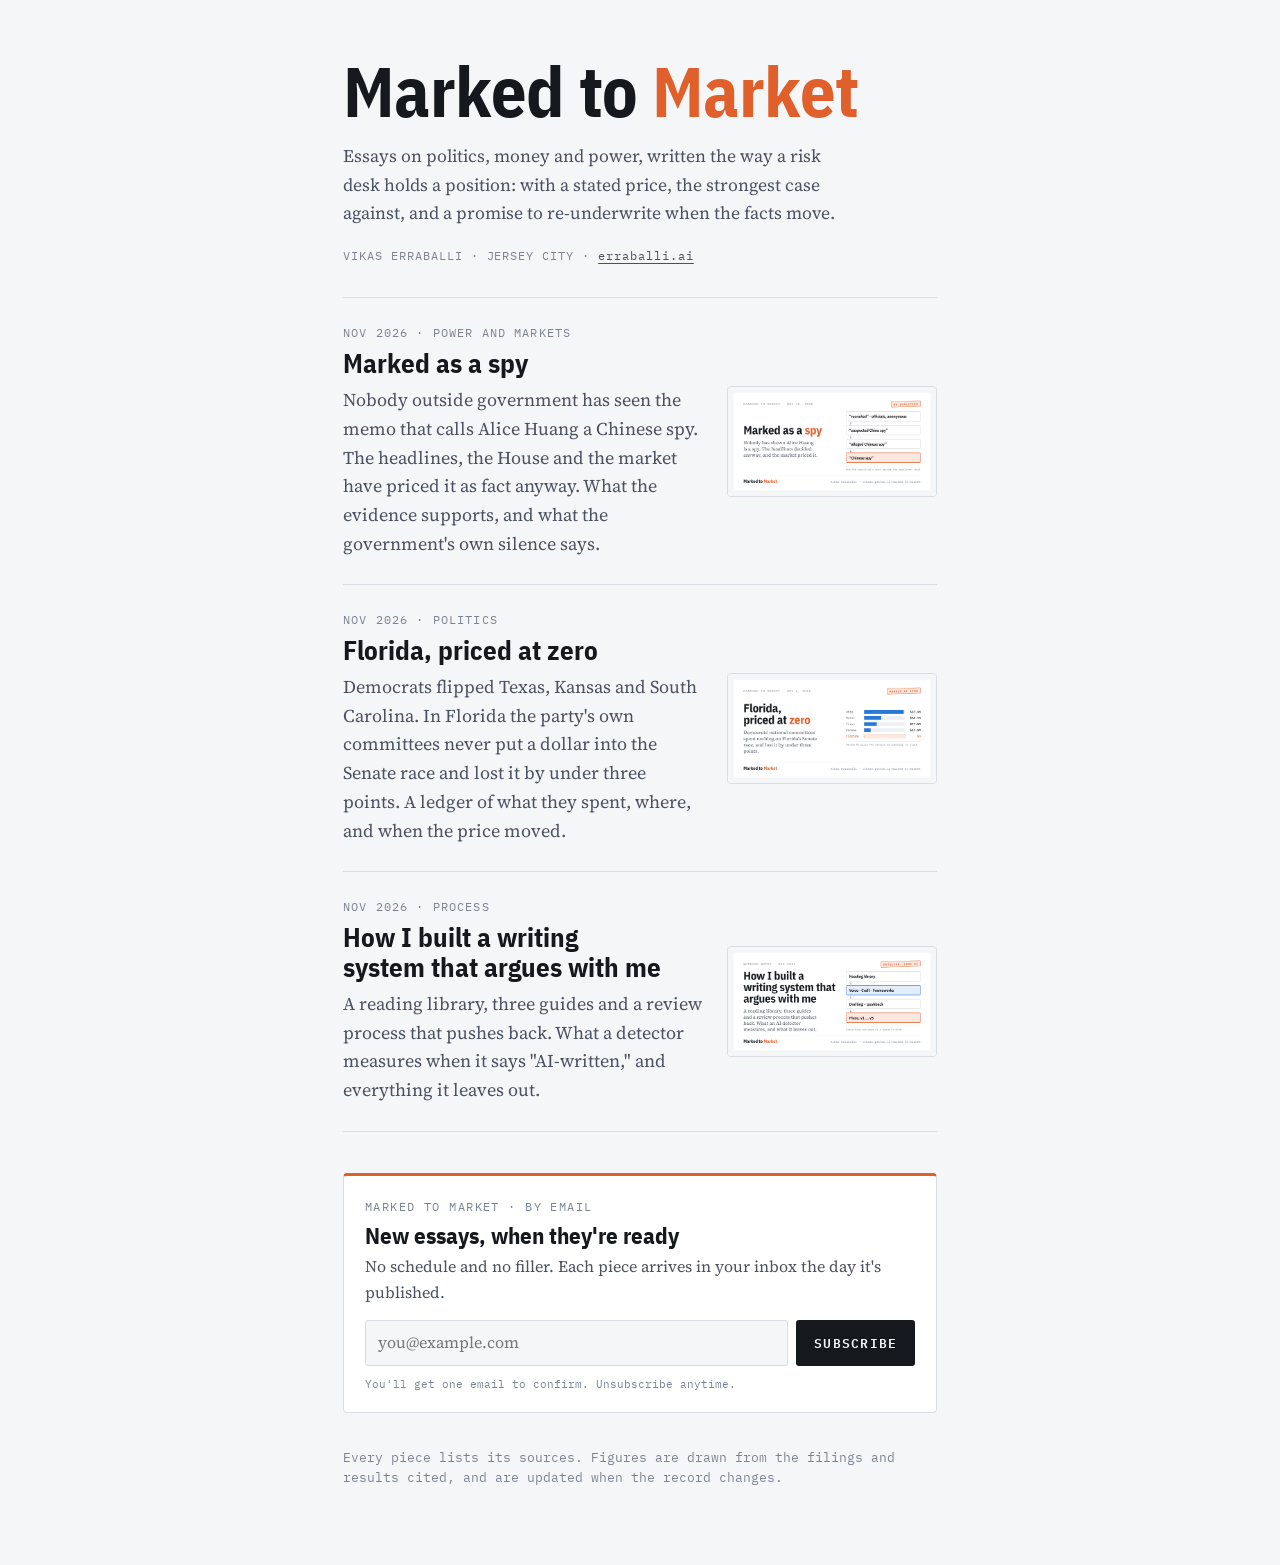
<file: index.html>
<!doctype html>
<html lang="en">
<head>
<meta charset="utf-8">
<meta name="viewport" content="width=device-width, initial-scale=1, viewport-fit=cover">
<title>Marked to Market · Vikas Erraballi</title>
<meta name="description" content="Essays on politics, money and power, written to be re-underwritten when the price moves. By Vikas Erraballi.">
<meta property="og:title" content="Marked to Market">
<meta property="og:description" content="Essays on politics, money and power, written the way a risk desk holds a position: a stated price, the strongest case against, and a promise to re-underwrite when the facts move.">
<meta property="og:type" content="website">
<meta property="og:url" content="https://vikase.github.io/marked-to-market/">
<meta property="og:site_name" content="Marked to Market">
<meta property="og:image" content="https://vikase.github.io/marked-to-market/share.png">
<meta property="og:image:width" content="1200">
<meta property="og:image:height" content="630">
<meta name="twitter:card" content="summary_large_image">
<link rel="icon" href="favicon.svg" type="image/svg+xml">
<link rel="stylesheet" href="https://fonts.googleapis.com/css2?family=Source+Serif+4:ital,opsz,wght@0,8..60,400;0,8..60,600;1,8..60,400&family=IBM+Plex+Sans+Condensed:wght@600;700&family=IBM+Plex+Mono:wght@400;500;600&display=swap">
<link rel="stylesheet" href="assets/mtm.css">
<style>
.masthead{padding-block:3.5rem 2rem;border-bottom:1px solid var(--rule)}
.masthead h1{font-size:clamp(2.6rem,7vw,4.4rem);line-height:1}
.masthead h1 span{color:var(--pos)}
.masthead p{color:var(--ink-2);max-width:56ch;margin:1rem 0 0;font-size:1.1rem}
.who{font-family:var(--mono);font-size:.76rem;color:var(--ink-3);letter-spacing:.08em;text-transform:uppercase;margin-top:1.2rem}
.who a{color:var(--ink-2);text-transform:none}
.col a.piece{color:inherit;text-decoration:none}
.piece{display:grid;grid-template-columns:1fr 210px;gap:1.4rem;align-items:center;color:inherit;text-decoration:none;padding:1.6rem 0;border-bottom:1px solid var(--rule)}
.piece>div{min-width:0}
.piece .k{font-family:var(--mono);font-size:.72rem;letter-spacing:.1em;text-transform:uppercase;color:var(--ink-3)}
.piece h2{font-size:1.7rem;line-height:1.1;margin:.35rem 0 .5rem}
.piece:hover h2{color:var(--book)}
.piece p{margin:0;color:var(--ink-2)}
.piece img{display:block;width:100%;height:auto;border-radius:4px;border:1px solid var(--rule)}
@media (max-width:620px){.piece{grid-template-columns:1fr}.piece img{max-width:360px;order:-1}}
.note{border-top:0;margin-top:1.2rem}
</style>
</head>
<body>
<div class="col">
<header class="masthead">
  <h1>Marked to <span>Market</span></h1>
  <p>Essays on politics, money and power, written the way a risk desk holds a position: with a stated price, the strongest case against, and a promise to re-underwrite when the facts move.</p>
  <div class="who">Vikas Erraballi · Jersey City · <a href="https://erraballi.ai/?utm_source=marked-to-market&amp;utm_campaign=site">erraballi.ai</a></div>
</header>
<a class="piece" href="marked-as-a-spy/">
  <div>
    <div class="k">Nov 2026 · Power and markets</div>
    <h2>Marked as a spy</h2>
    <p>Nobody outside government has seen the memo that calls Alice Huang a Chinese spy. The headlines, the House and the market have priced it as fact anyway. What the evidence supports, and what the government's own silence says.</p>
  </div>
  <img src="marked-as-a-spy/share.png" width="1200" height="630" alt="" loading="lazy">
</a>
<a class="piece" href="florida-priced-at-zero/">
  <div>
    <div class="k">Nov 2026 · Politics</div>
    <h2>Florida, priced at zero</h2>
    <p>Democrats flipped Texas, Kansas and South Carolina. In Florida the party's own committees never put a dollar into the Senate race and lost it by under three points. A ledger of what they spent, where, and when the price moved.</p>
  </div>
  <img src="florida-priced-at-zero/share.png" width="1200" height="630" alt="" loading="lazy">
</a>
<a class="piece" href="how-i-built-a-writing-system/">
  <div>
    <div class="k">Nov 2026 · Process</div>
    <h2>How I built a writing system that argues with me</h2>
    <p>A reading library, three guides and a review process that pushes back. What a detector measures when it says "AI-written," and everything it leaves out.</p>
  </div>
  <img src="how-i-built-a-writing-system/share.png" width="1200" height="630" alt="" loading="lazy">
</a>

<aside class="signup" id="subscribe" aria-labelledby="subscribe-h">
  <span class="eyebrow">Marked to Market · by email</span>
  <h2 id="subscribe-h">New essays, when they're ready</h2>
  <p>No schedule and no filler. Each piece arrives in your inbox the day it's published.</p>
  <form action="https://app.kit.com/forms/10155433/subscriptions" method="post">
    <label for="subscribe-email" class="sr-only">Email address</label>
    <input id="subscribe-email" type="email" name="email_address" placeholder="you@example.com" autocomplete="email" required>
    <button type="submit">Subscribe</button>
  </form>
  <small>You'll get one email to confirm. Unsubscribe anytime.</small>
</aside>
<p class="note">Every piece lists its sources. Figures are drawn from the filings and results cited, and are updated when the record changes.</p>
</div>
</body>
</html>
</file>
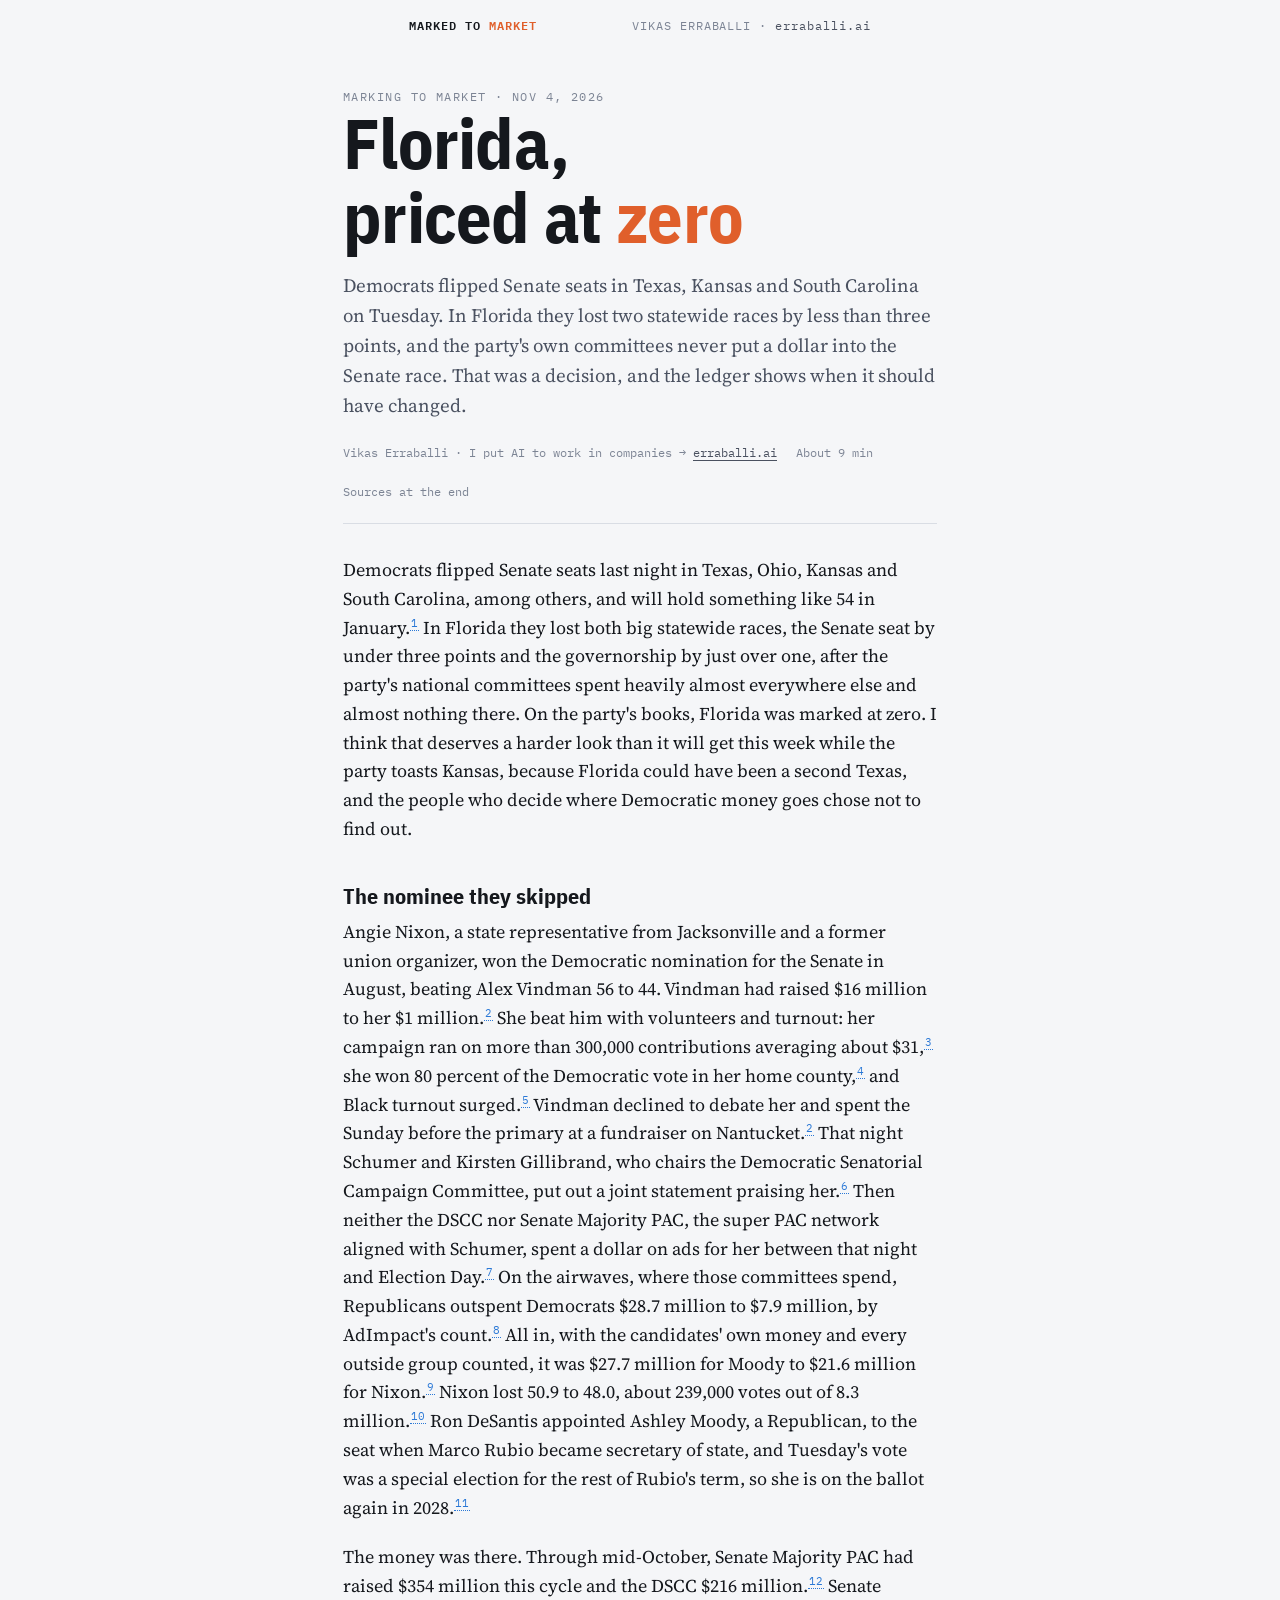
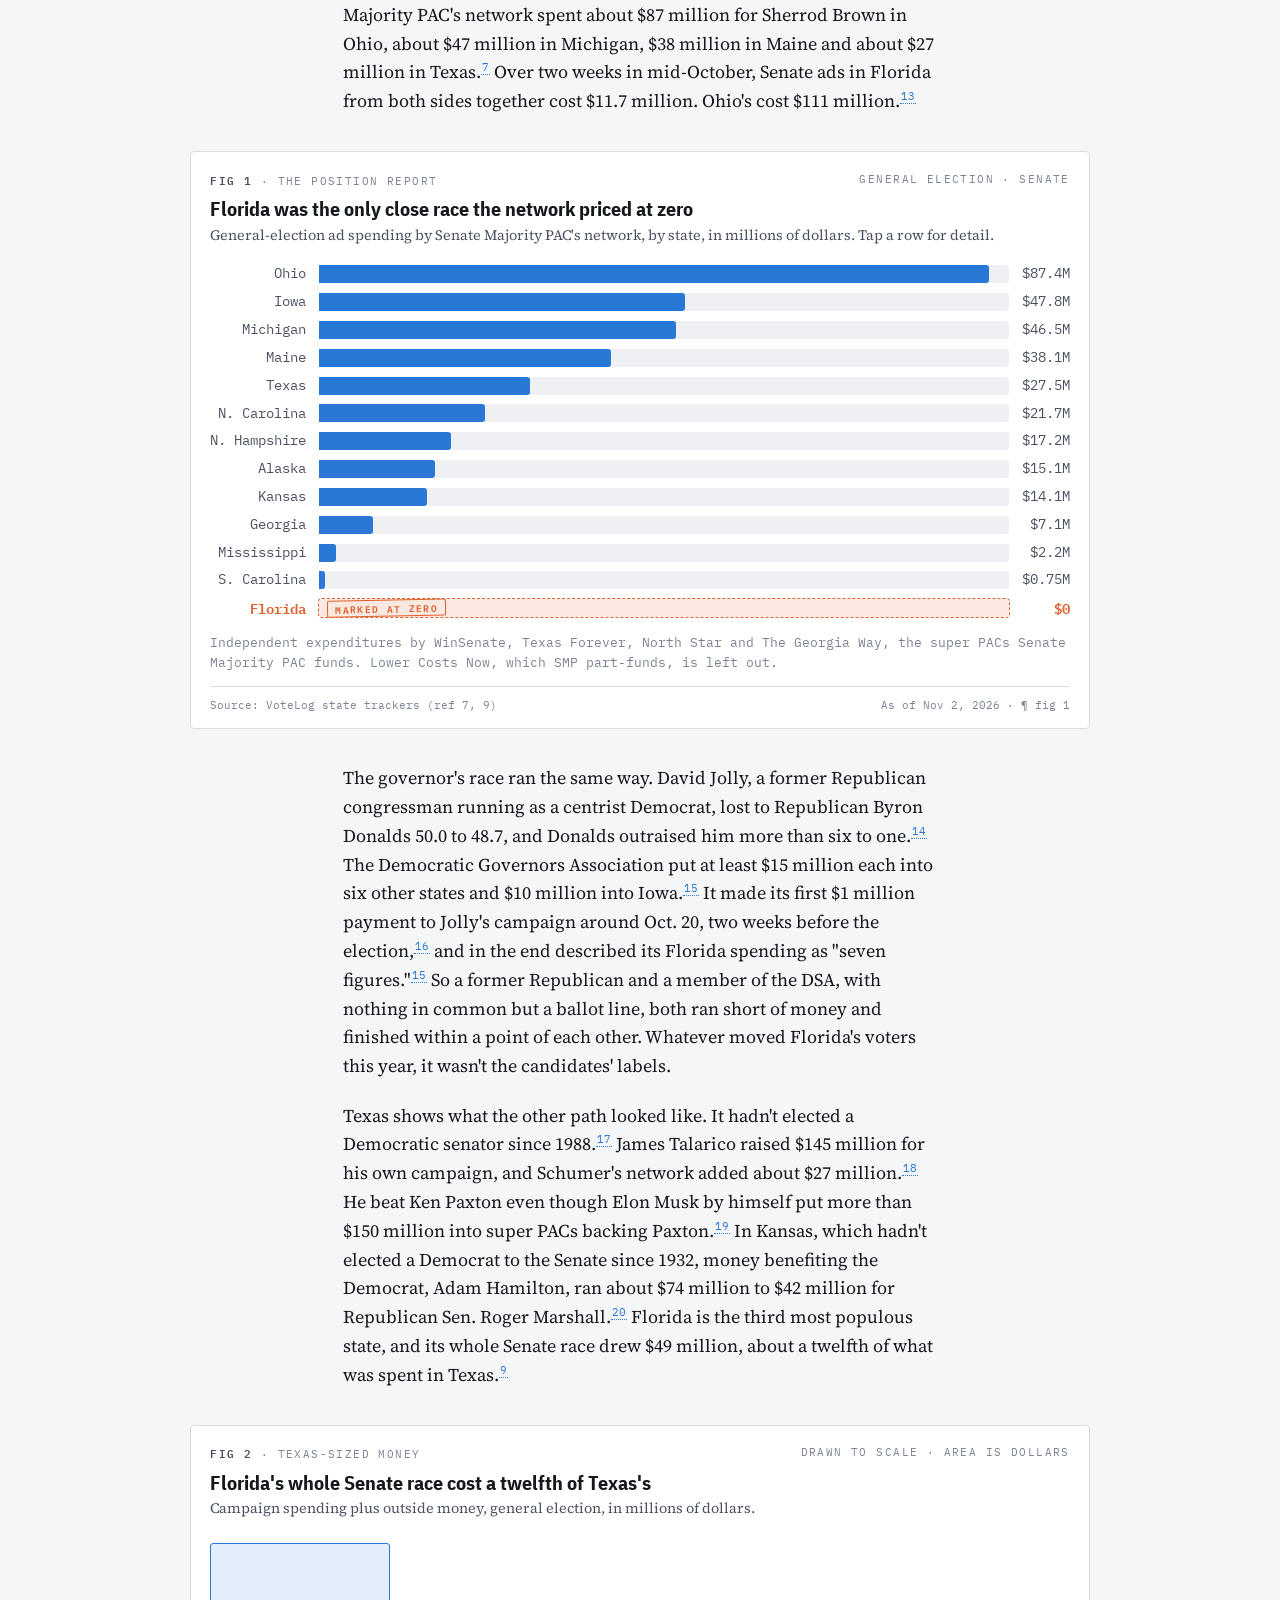
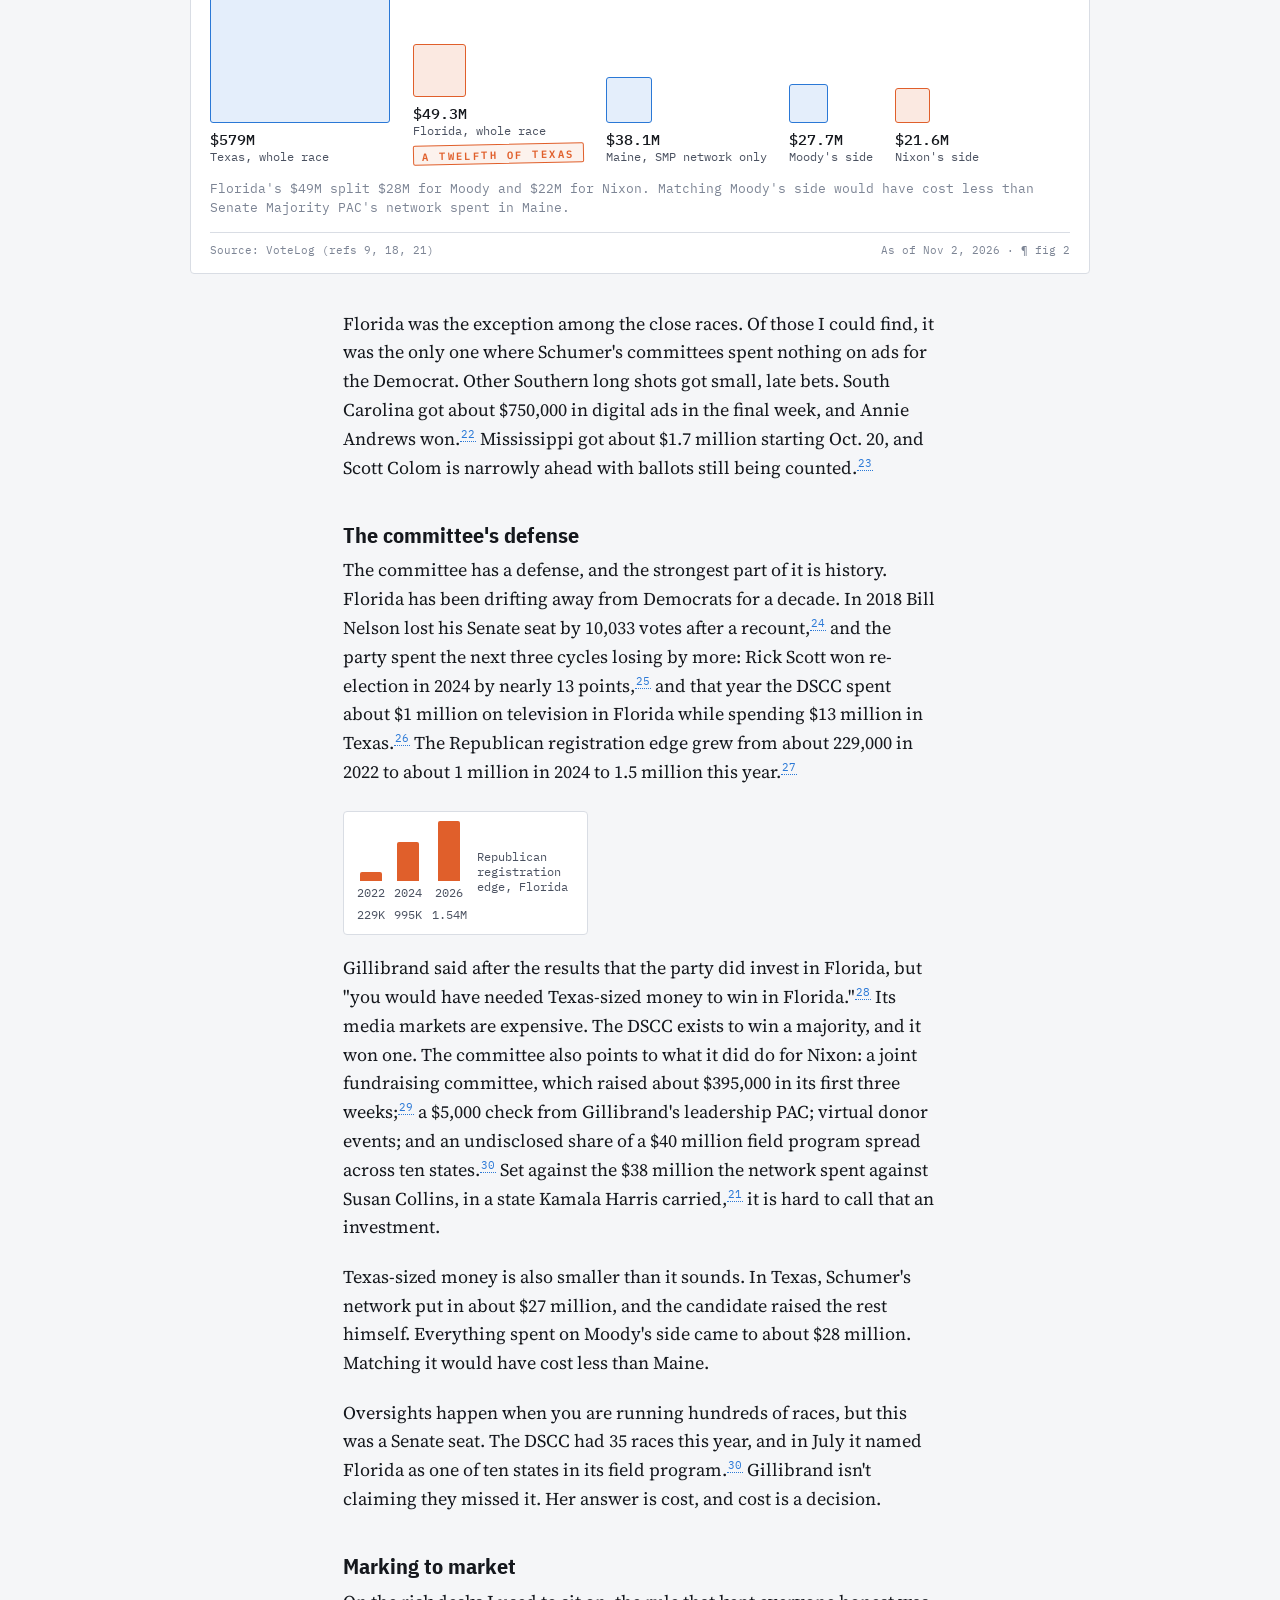
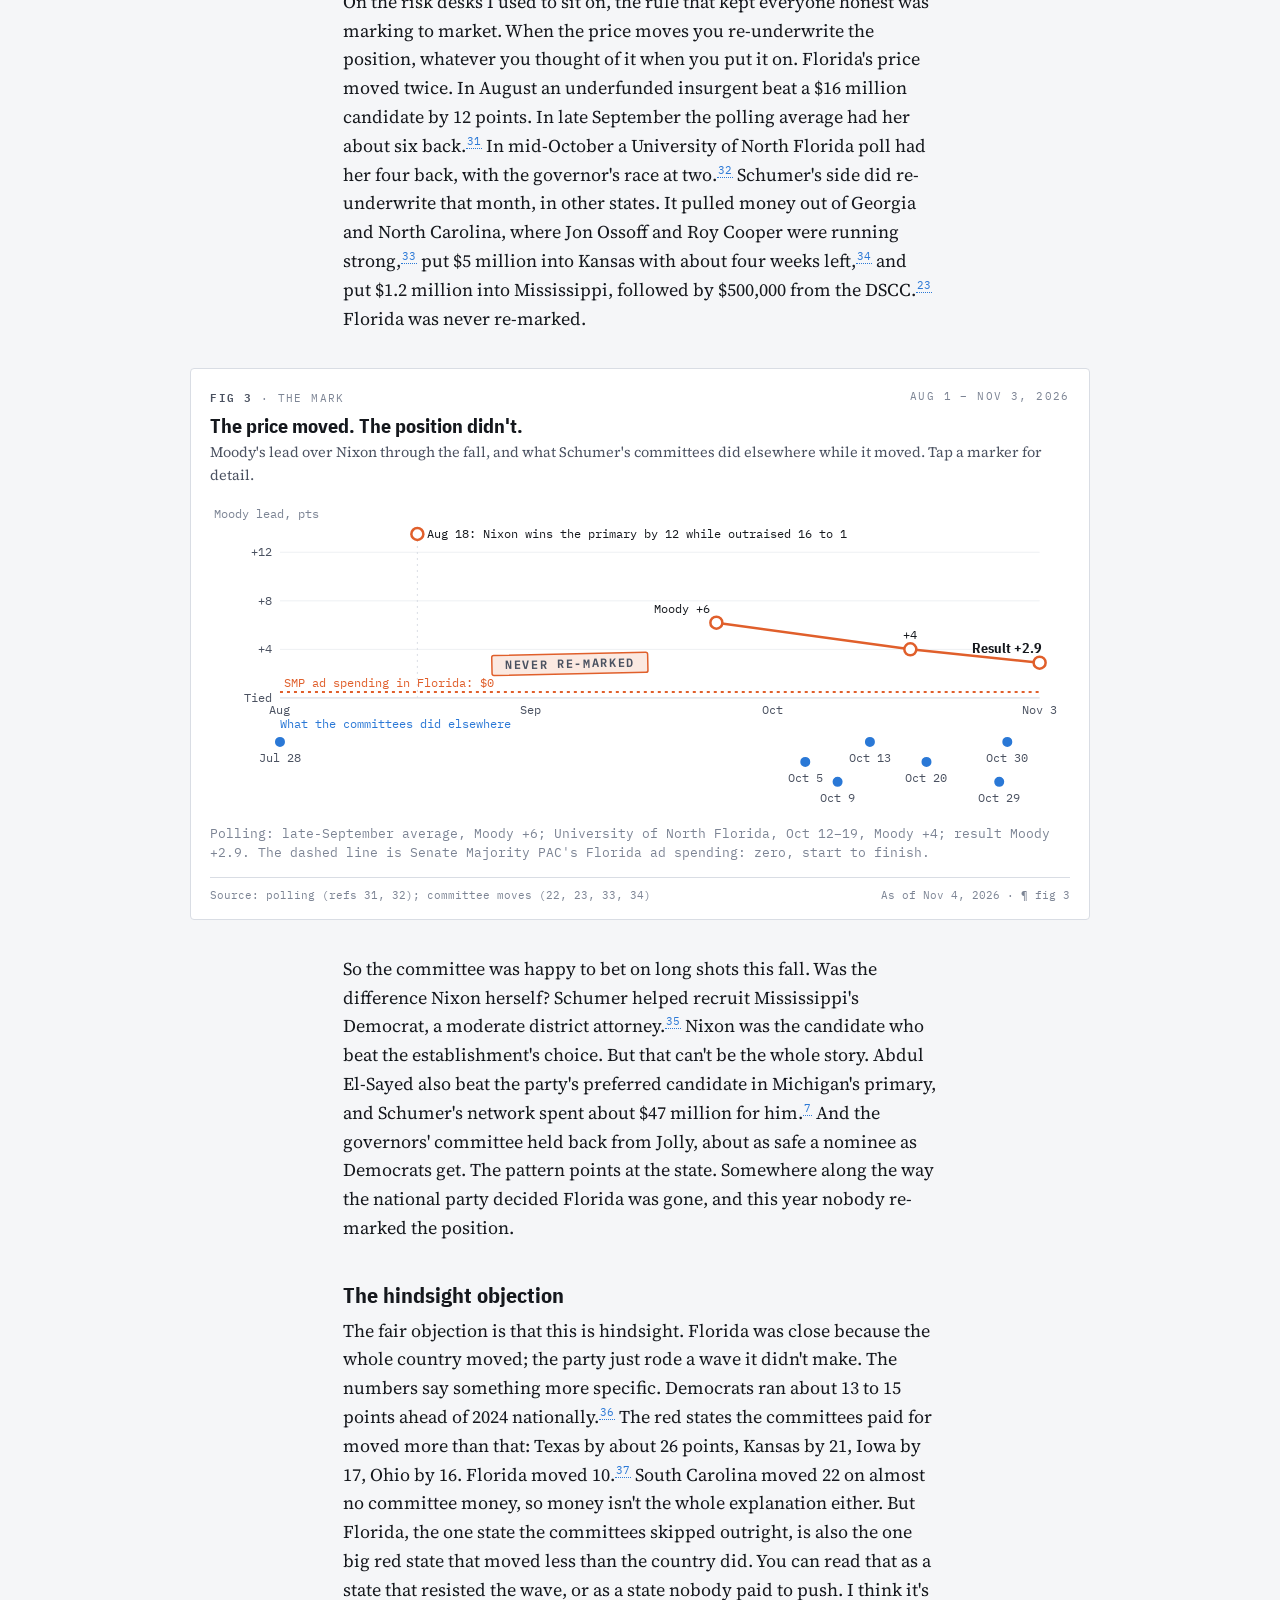
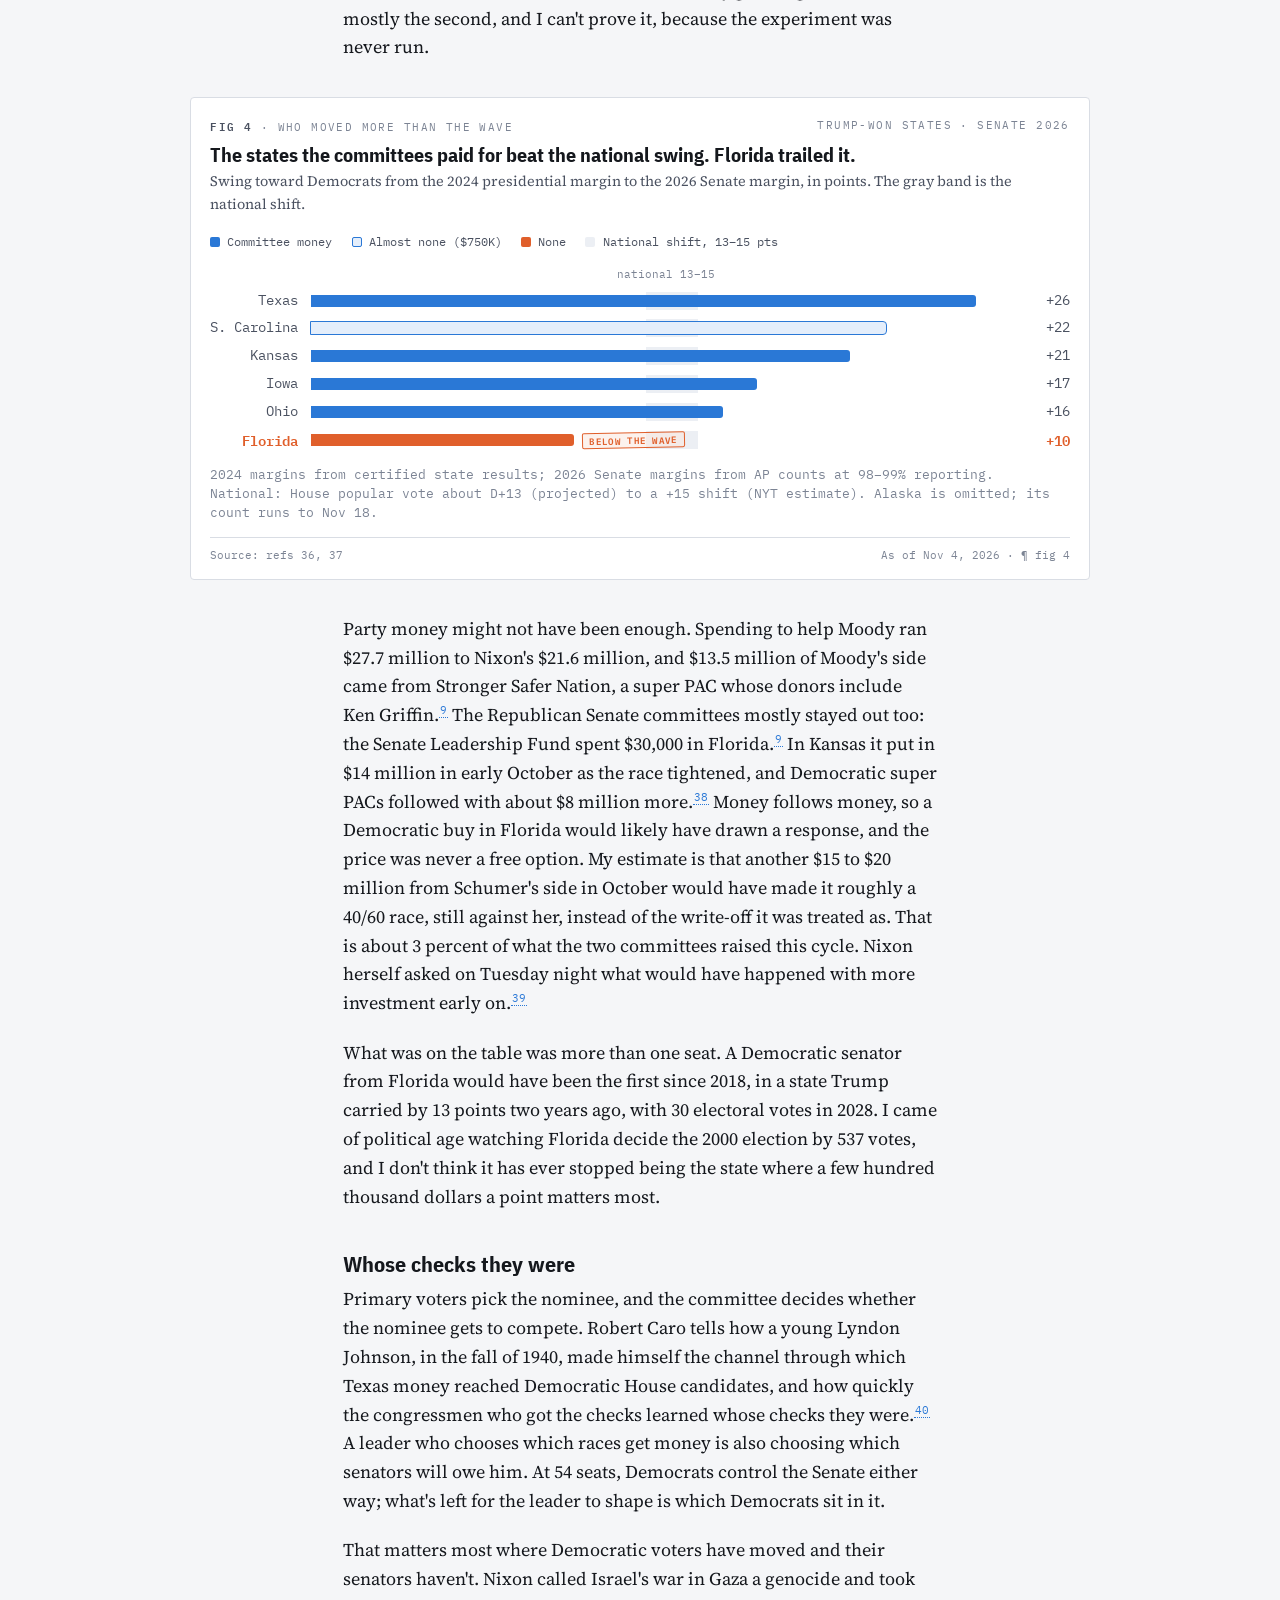
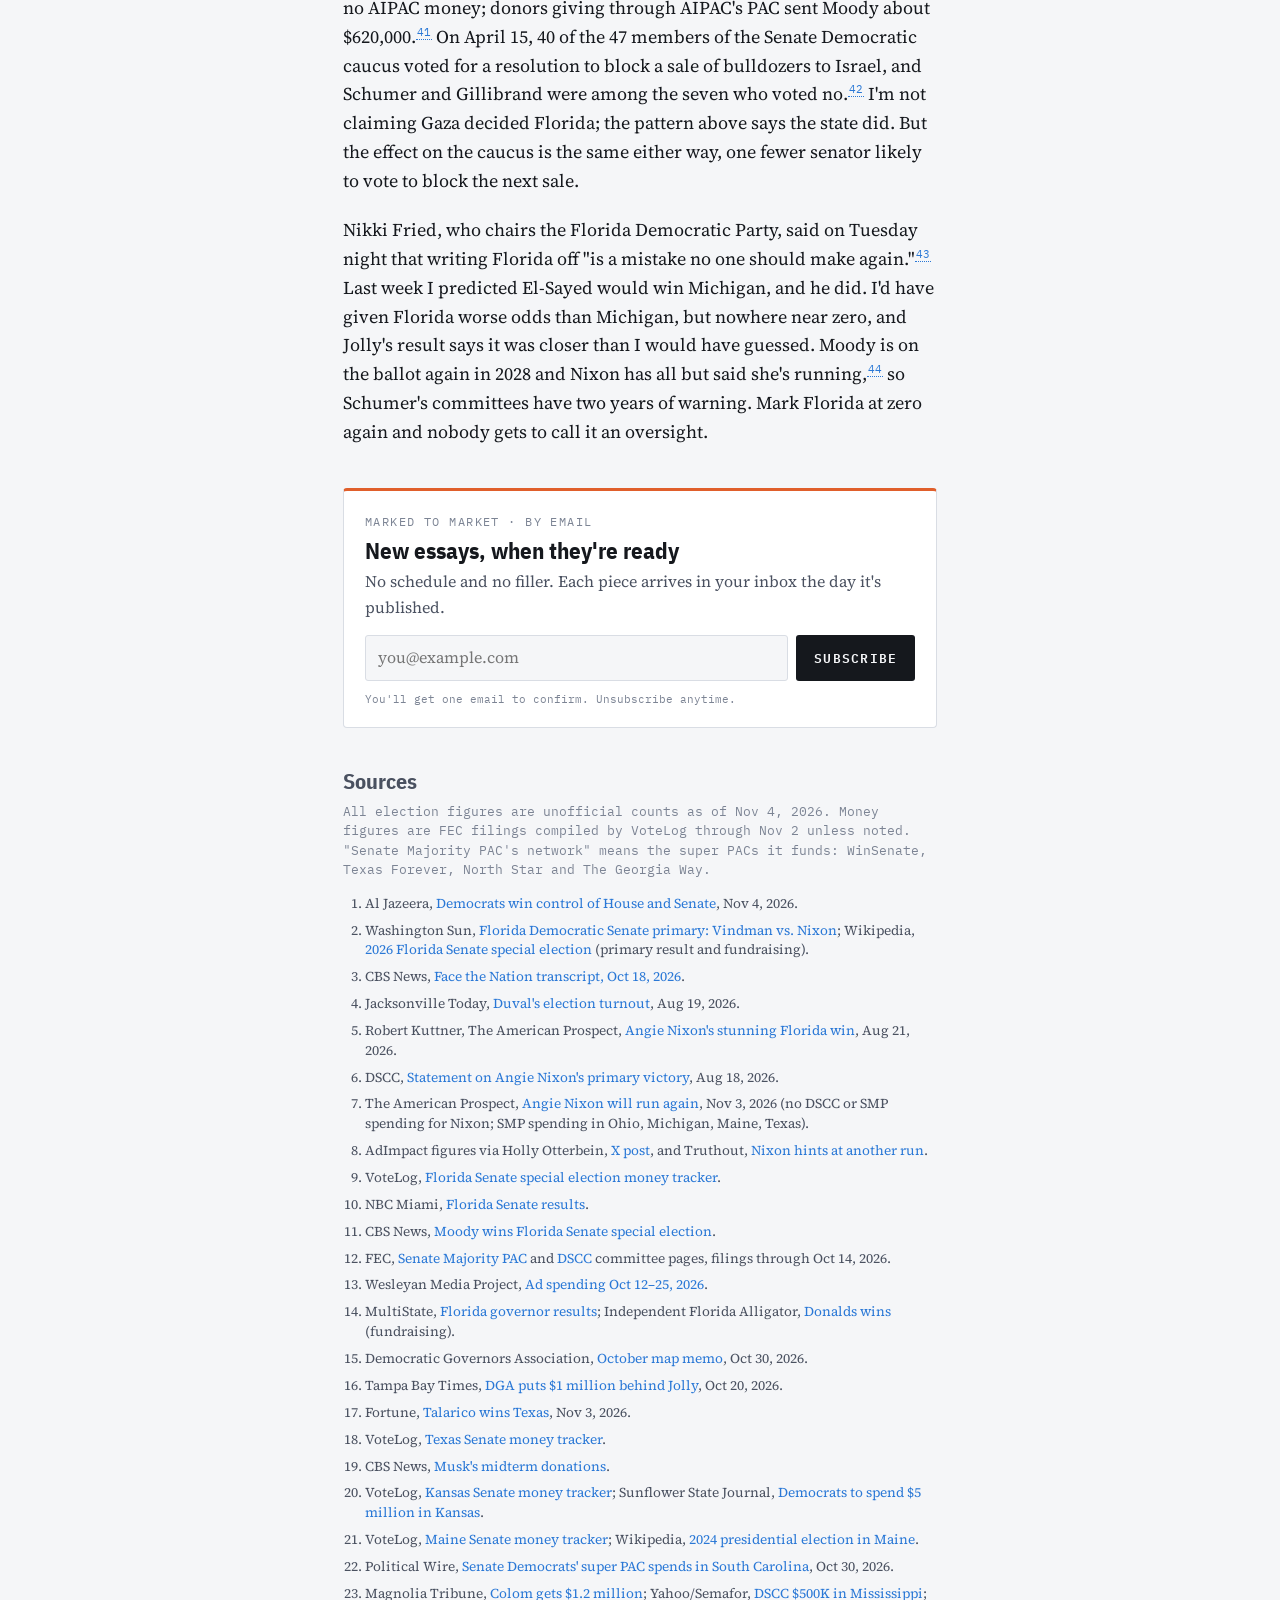
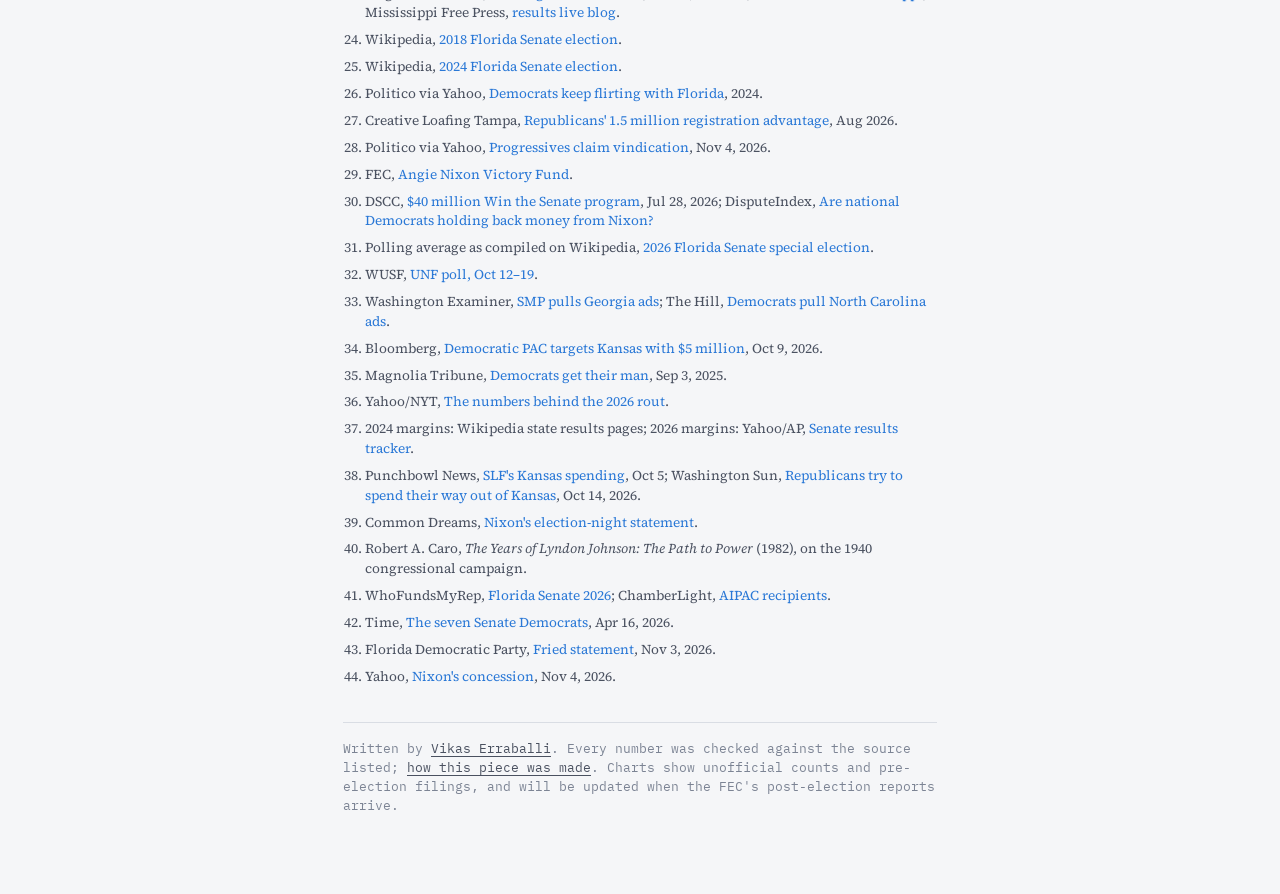
<file: florida-priced-at-zero/index.html>
<!doctype html>
<html lang="en">
<head>
<meta charset="utf-8">
<meta name="viewport" content="width=device-width, initial-scale=1, viewport-fit=cover">
<title>Florida, priced at zero · Marked to Market</title>
<meta name="description" content="Democrats' national committees spent nothing on Florida's 2026 Senate race and lost it by under three points. That was a decision, and the ledger shows when it should have changed.">
<meta property="og:title" content="Florida, priced at zero">
<meta property="og:description" content="Democrats' national committees spent nothing on Florida's 2026 Senate race and lost it by under three points. That was a decision, and the ledger shows when it should have changed.">
<meta property="og:type" content="article">
<meta property="og:url" content="https://vikase.github.io/marked-to-market/florida-priced-at-zero/">
<meta property="og:site_name" content="Marked to Market">
<meta property="og:image" content="https://vikase.github.io/marked-to-market/florida-priced-at-zero/share.png">
<meta property="og:image:width" content="1200">
<meta property="og:image:height" content="630">
<meta property="og:image:alt" content="Florida, priced at zero: a bar chart of Senate Majority PAC's ad spending by state, with Florida's empty bar stamped Marked at zero.">
<meta name="twitter:card" content="summary_large_image">
<link rel="icon" href="../favicon.svg" type="image/svg+xml">
<link rel="stylesheet" href="https://fonts.googleapis.com/css2?family=Source+Serif+4:ital,opsz,wght@0,8..60,400;0,8..60,600;1,8..60,400&family=IBM+Plex+Sans+Condensed:wght@600;700&family=IBM+Plex+Mono:wght@400;500;600&display=swap">
<link rel="stylesheet" href="../assets/mtm.css">
<style>
/* Piece-level figure styles. Tokens, figure anatomy, stamp and notes live in ../assets/mtm.css. */
.zero{color:var(--pos)}
.quote{border-left:3px solid var(--pos);padding-left:1rem;color:var(--ink-2);font-style:italic}
/* fig 1: ledger */
.ledger{display:grid;grid-template-columns:max-content 1fr max-content;gap:.38rem .8rem;align-items:center;font-size:.85rem}
.ledger .st{font-family:var(--mono);color:var(--ink-2);white-space:nowrap;text-align:right}
.ledger .track{position:relative;height:18px;background:var(--rule-2);border-radius:3px}
.ledger .bar{position:absolute;inset:0 auto 0 0;background:var(--book);border-radius:0 3px 3px 0;transform-origin:left;transition:transform .9s cubic-bezier(.2,.7,.2,1)}
.ledger .val{text-align:right;color:var(--ink-2)}
.ledger .fl,.swing .ledger-fl{color:var(--pos)!important;font-weight:600}
.ledger .track.fl{background:var(--pos-soft);outline:1px dashed var(--pos)}
.ledger .track .stamp{position:absolute;left:8px;top:50%;translate:0 -50%;font-size:.6rem;padding:.12rem .45rem .08rem}
.pre .ledger .bar{transform:scaleX(0)}
/* fig 2: squares */
.sq{display:flex;align-items:flex-end;gap:1.1rem 1.4rem;flex-wrap:wrap;padding-top:.4rem}
.sq .item{display:flex;flex-direction:column;justify-content:flex-end;max-width:100%}
.sq .box{background:var(--book-soft);border:1px solid var(--book);border-radius:3px;transform-origin:bottom left;transition:transform .9s cubic-bezier(.2,.7,.2,1);max-width:100%}
.sq .box.fl{background:var(--pos-soft);border-color:var(--pos)}
.pre .sq .box{transform:scale(0)}
.sq .cap{font-family:var(--mono);font-size:.72rem;color:var(--ink-2);margin-top:.4rem;line-height:1.3}
.sq .cap b{display:block;font-size:.95rem;color:var(--ink);font-weight:500}
.sq .cap .stamp{margin-top:.35rem}
/* fig 3: timeline */
.tl .scroll{overflow-x:auto;-webkit-overflow-scrolling:touch}
.tl svg{display:block;width:100%;min-width:700px;height:auto}
.tl text{font-family:var(--mono);font-size:12px;fill:var(--ink-2)}
.tl .ax{stroke:var(--rule);stroke-width:1}
.tl .grid{stroke:var(--rule-2);stroke-width:1}
.tl .price{fill:none;stroke:var(--pos);stroke-width:2.5;stroke-linecap:round;stroke-linejoin:round;stroke-dasharray:1200;stroke-dashoffset:0;transition:stroke-dashoffset 1.6s ease-out}
.tl.pre .price{stroke-dashoffset:1200}
.tl .dot{fill:var(--paper);stroke:var(--pos);stroke-width:2.5}
.tl .act{fill:var(--book);stroke:var(--paper);stroke-width:2}
.tl .flat{stroke:var(--pos);stroke-width:2;stroke-dasharray:3 4}
.tl .lab{fill:var(--ink)}
.tl .big{font-family:var(--display);font-size:14px;font-weight:700;fill:var(--ink)}
.scrollhint{display:none;margin:0 0 .4rem}
@media (max-width:740px){.scrollhint{display:block}}
/* fig 4: swing */
.swing{display:grid;grid-template-columns:max-content 1fr max-content;gap:.38rem .8rem;align-items:center;font-size:.85rem}
.swing .st{font-family:var(--mono);color:var(--ink-2);text-align:right;white-space:nowrap}
.swing .track{position:relative;height:18px}
.swing .track::before{content:"";position:absolute;top:0;bottom:0;left:calc(13/28*100%);width:calc(2/28*100%);background:var(--band)}
.swing .bar{position:absolute;inset:3px auto 3px 0;background:var(--book);border-radius:0 3px 3px 0;transform-origin:left;transition:transform .9s cubic-bezier(.2,.7,.2,1)}
.swing .sc .bar{background:var(--book-soft);outline:1px solid var(--book)}
.swing .fl .bar{background:var(--pos)}
.swing .track .stamp{position:absolute;top:50%;translate:0 -50%;font-size:.58rem;padding:.1rem .4rem .06rem}
.swing .val{text-align:right;color:var(--ink-2)}
.swing .bandlab{grid-column:2;font-family:var(--mono);font-size:.7rem;color:var(--ink-3);position:relative;height:1.1rem}
.swing .bandlab span{position:absolute;left:calc(13/28*100%);transform:translateX(-30%);white-space:nowrap}
.pre .swing .bar{transform:scaleX(0)}
.legend span.o::before{outline:1px solid var(--book);outline-offset:-1px}
/* inline spark */
.spark{display:inline-flex;align-items:flex-end;gap:.6rem;background:var(--paper);border:1px solid var(--rule);border-radius:4px;padding:.6rem .8rem;margin:.2rem 0 1.2rem;font-family:var(--mono);font-size:.72rem;color:var(--ink-2);flex-wrap:wrap}
.spark .b{display:inline-block;width:22px;background:var(--pos);border-radius:2px 2px 0 0;height:var(--h);transform-origin:bottom;transition:transform .8s ease-out}
.spark.pre .b{transform:scaleY(0)}
.spark .k{display:flex;flex-direction:column;align-items:center;gap:.2rem}
@media (max-width:520px){ .ledger,.swing{font-size:.78rem} .swing .track .stamp{display:none} }
</style>
</head>
<body>
<nav class="site-nav"><a href="../">Marked to <span class="m">Market</span></a><span>Vikas Erraballi · <a href="https://erraballi.ai/?utm_source=marked-to-market&amp;utm_campaign=site">erraballi.ai</a></span></nav>

<header class="hero col">
  <div class="eyebrow">Marking to market · Nov 4, 2026</div>
  <h1>Florida, priced at <span class="zero">zero</span></h1>
  <p class="dek">Democrats flipped Senate seats in Texas, Kansas and South Carolina on Tuesday. In Florida they lost two statewide races by less than three points, and the party's own committees never put a dollar into the Senate race. That was a decision, and the ledger shows when it should have changed.</p>
  <div class="byline"><span>Vikas Erraballi · I put AI to work in companies → <a href="https://erraballi.ai/?utm_source=marked-to-market&amp;utm_campaign=florida-priced-at-zero">erraballi.ai</a></span><span>About 9 min</span><span>Sources at the end</span></div>
</header>

<main class="col">
<p>Democrats flipped Senate seats last night in Texas, Ohio, Kansas and South Carolina, among others, and will hold something like 54 in January.<sup class="fn"><a href="#r1">1</a></sup> In Florida they lost both big statewide races, the Senate seat by under three points and the governorship by just over one, after the party's national committees spent heavily almost everywhere else and almost nothing there. On the party's books, Florida was marked at zero. I think that deserves a harder look than it will get this week while the party toasts Kansas, because Florida could have been a second Texas, and the people who decide where Democratic money goes chose not to find out.</p>

<h2>The nominee they skipped</h2>
<p>Angie Nixon, a state representative from Jacksonville and a former union organizer, won the Democratic nomination for the Senate in August, beating Alex Vindman 56 to 44. Vindman had raised $16 million to her $1 million.<sup class="fn"><a href="#r2">2</a></sup> She beat him with volunteers and turnout: her campaign ran on more than 300,000 contributions averaging about $31,<sup class="fn"><a href="#r3">3</a></sup> she won 80 percent of the Democratic vote in her home county,<sup class="fn"><a href="#r4">4</a></sup> and Black turnout surged.<sup class="fn"><a href="#r5">5</a></sup> Vindman declined to debate her and spent the Sunday before the primary at a fundraiser on Nantucket.<sup class="fn"><a href="#r2">2</a></sup> That night Schumer and Kirsten Gillibrand, who chairs the Democratic Senatorial Campaign Committee, put out a joint statement praising her.<sup class="fn"><a href="#r6">6</a></sup> Then neither the DSCC nor Senate Majority PAC, the super PAC network aligned with Schumer, spent a dollar on ads for her between that night and Election Day.<sup class="fn"><a href="#r7">7</a></sup> On the airwaves, where those committees spend, Republicans outspent Democrats $28.7 million to $7.9 million, by AdImpact's count.<sup class="fn"><a href="#r8">8</a></sup> All in, with the candidates' own money and every outside group counted, it was $27.7 million for Moody to $21.6 million for Nixon.<sup class="fn"><a href="#r9">9</a></sup> Nixon lost 50.9 to 48.0, about 239,000 votes out of 8.3 million.<sup class="fn"><a href="#r10">10</a></sup> Ron DeSantis appointed Ashley Moody, a Republican, to the seat when Marco Rubio became secretary of state, and Tuesday's vote was a special election for the rest of Rubio's term, so she is on the ballot again in 2028.<sup class="fn"><a href="#r11">11</a></sup></p>

<p>The money was there. Through mid-October, Senate Majority PAC had raised $354 million this cycle and the DSCC $216 million.<sup class="fn"><a href="#r12">12</a></sup> Senate Majority PAC's network spent about $87 million for Sherrod Brown in Ohio, about $47 million in Michigan, $38 million in Maine and about $27 million in Texas.<sup class="fn"><a href="#r7">7</a></sup> Over two weeks in mid-October, Senate ads in Florida from both sides together cost $11.7 million. Ohio's cost $111 million.<sup class="fn"><a href="#r13">13</a></sup></p>
</main>

<div class="wide">
<figure id="fig-1" data-anim>
  <p class="kick"><span><b>Fig 1</b> · The position report</span><span>General election · Senate</span></p>
  <p class="ftitle">Florida was the only close race the network priced at zero</p>
  <p class="fsub">General-election ad spending by Senate Majority PAC's network, by state, in millions of dollars. Tap a row for detail.</p>
  <div class="ledger">
    <div class="st">Ohio</div><div class="track" data-note="Ohio: $87.4M in general-election ads"><div class="bar" style="width:97.1%;transition-delay:0ms"></div></div><div class="val num">$87.4M</div>
    <div class="st">Iowa</div><div class="track" data-note="Iowa: $47.8M in general-election ads"><div class="bar" style="width:53.1%;transition-delay:60ms"></div></div><div class="val num">$47.8M</div>
    <div class="st">Michigan</div><div class="track" data-note="Michigan: $46.5M in general-election ads"><div class="bar" style="width:51.7%;transition-delay:120ms"></div></div><div class="val num">$46.5M</div>
    <div class="st">Maine</div><div class="track" data-note="Maine: $38.1M in general-election ads"><div class="bar" style="width:42.3%;transition-delay:180ms"></div></div><div class="val num">$38.1M</div>
    <div class="st">Texas</div><div class="track" data-note="Texas: $27.5M in general-election ads"><div class="bar" style="width:30.6%;transition-delay:240ms"></div></div><div class="val num">$27.5M</div>
    <div class="st">N. Carolina</div><div class="track" data-note="N. Carolina: $21.7M in general-election ads"><div class="bar" style="width:24.1%;transition-delay:300ms"></div></div><div class="val num">$21.7M</div>
    <div class="st">N. Hampshire</div><div class="track" data-note="N. Hampshire: $17.2M in general-election ads"><div class="bar" style="width:19.1%;transition-delay:360ms"></div></div><div class="val num">$17.2M</div>
    <div class="st">Alaska</div><div class="track" data-note="Alaska: $15.1M in general-election ads"><div class="bar" style="width:16.8%;transition-delay:420ms"></div></div><div class="val num">$15.1M</div>
    <div class="st">Kansas</div><div class="track" data-note="Kansas: $14.1M in general-election ads"><div class="bar" style="width:15.7%;transition-delay:480ms"></div></div><div class="val num">$14.1M</div>
    <div class="st">Georgia</div><div class="track" data-note="Georgia: $7.1M in general-election ads"><div class="bar" style="width:7.9%;transition-delay:540ms"></div></div><div class="val num">$7.1M</div>
    <div class="st">Mississippi</div><div class="track" data-note="Mississippi: $2.2M in general-election ads"><div class="bar" style="width:2.4%;transition-delay:600ms"></div></div><div class="val num">$2.2M</div>
    <div class="st">S. Carolina</div><div class="track" data-note="S. Carolina: $0.75M in general-election ads"><div class="bar" style="width:0.8%;transition-delay:660ms"></div></div><div class="val num">$0.75M</div>
    <div class="st fl">Florida</div><div class="track fl" data-note="Florida: $0 in general-election ads. The Senate race was decided by 2.9 points."><span class="stamp">Marked at zero</span></div><div class="val num fl">$0</div>
  </div>
  <figcaption>Independent expenditures by WinSenate, Texas Forever, North Star and The Georgia Way, the super PACs Senate Majority PAC funds. Lower Costs Now, which SMP part-funds, is left out.</figcaption>
  <div class="ticker"><span>Source: VoteLog state trackers (<a href="#r7">ref 7</a>, <a href="#r9">9</a>)</span><span class="asof">As of Nov 2, 2026 · <a href="#fig-1">¶ fig 1</a></span></div>
</figure>
</div>

<main class="col">
<p>The governor's race ran the same way. David Jolly, a former Republican congressman running as a centrist Democrat, lost to Republican Byron Donalds 50.0 to 48.7, and Donalds outraised him more than six to one.<sup class="fn"><a href="#r14">14</a></sup> The Democratic Governors Association put at least $15 million each into six other states and $10 million into Iowa.<sup class="fn"><a href="#r15">15</a></sup> It made its first $1 million payment to Jolly's campaign around Oct. 20, two weeks before the election,<sup class="fn"><a href="#r16">16</a></sup> and in the end described its Florida spending as "seven figures."<sup class="fn"><a href="#r15">15</a></sup> So a former Republican and a member of the DSA, with nothing in common but a ballot line, both ran short of money and finished within a point of each other. Whatever moved Florida's voters this year, it wasn't the candidates' labels.</p>

<p>Texas shows what the other path looked like. It hadn't elected a Democratic senator since 1988.<sup class="fn"><a href="#r17">17</a></sup> James Talarico raised $145 million for his own campaign, and Schumer's network added about $27 million.<sup class="fn"><a href="#r18">18</a></sup> He beat Ken Paxton even though Elon Musk by himself put more than $150 million into super PACs backing Paxton.<sup class="fn"><a href="#r19">19</a></sup> In Kansas, which hadn't elected a Democrat to the Senate since 1932, money benefiting the Democrat, Adam Hamilton, ran about $74 million to $42 million for Republican Sen. Roger Marshall.<sup class="fn"><a href="#r20">20</a></sup> Florida is the third most populous state, and its whole Senate race drew $49 million, about a twelfth of what was spent in Texas.<sup class="fn"><a href="#r9">9</a></sup></p>
</main>

<div class="wide">
<figure id="fig-2" data-anim>
  <p class="kick"><span><b>Fig 2</b> · Texas-sized money</span><span>Drawn to scale · area is dollars</span></p>
  <p class="ftitle">Florida's whole Senate race cost a twelfth of Texas's</p>
  <p class="fsub">Campaign spending plus outside money, general election, in millions of dollars.</p>
  <div class="sq">
    <div class="item"><div class="box" style="width:180px;height:180px" data-note="Texas, whole race: $579.0 million"></div><div class="cap"><b class="num">$579M</b>Texas, whole race</div></div>
    <div class="item"><div class="box fl" style="width:53px;height:53px" data-note="Florida, whole race: $49.3 million"></div><div class="cap"><b class="num">$49.3M</b>Florida, whole race<br><span class="stamp">A twelfth of Texas</span></div></div>
    <div class="item"><div class="box" style="width:46px;height:46px" data-note="Maine, SMP network only: $38.1 million"></div><div class="cap"><b class="num">$38.1M</b>Maine, SMP network only</div></div>
    <div class="item"><div class="box" style="width:39px;height:39px" data-note="Moody's side: $27.7 million"></div><div class="cap"><b class="num">$27.7M</b>Moody's side</div></div>
    <div class="item"><div class="box fl" style="width:35px;height:35px" data-note="Nixon's side: $21.6 million"></div><div class="cap"><b class="num">$21.6M</b>Nixon's side</div></div>
  </div>
  <figcaption>Florida's $49M split $28M for Moody and $22M for Nixon. Matching Moody's side would have cost less than Senate Majority PAC's network spent in Maine.</figcaption>
  <div class="ticker"><span>Source: VoteLog (<a href="#r9">refs 9</a>, <a href="#r18">18</a>, <a href="#r21">21</a>)</span><span class="asof">As of Nov 2, 2026 · <a href="#fig-2">¶ fig 2</a></span></div>
</figure>
</div>

<main class="col">
<p>Florida was the exception among the close races. Of those I could find, it was the only one where Schumer's committees spent nothing on ads for the Democrat. Other Southern long shots got small, late bets. South Carolina got about $750,000 in digital ads in the final week, and Annie Andrews won.<sup class="fn"><a href="#r22">22</a></sup> Mississippi got about $1.7 million starting Oct. 20, and Scott Colom is narrowly ahead with ballots still being counted.<sup class="fn"><a href="#r23">23</a></sup></p>

<h2>The committee's defense</h2>
<p>The committee has a defense, and the strongest part of it is history. Florida has been drifting away from Democrats for a decade. In 2018 Bill Nelson lost his Senate seat by 10,033 votes after a recount,<sup class="fn"><a href="#r24">24</a></sup> and the party spent the next three cycles losing by more: Rick Scott won re-election in 2024 by nearly 13 points,<sup class="fn"><a href="#r25">25</a></sup> and that year the DSCC spent about $1 million on television in Florida while spending $13 million in Texas.<sup class="fn"><a href="#r26">26</a></sup> The Republican registration edge grew from about 229,000 in 2022 to about 1 million in 2024 to 1.5 million this year.<sup class="fn"><a href="#r27">27</a></sup></p>
<div class="spark" data-anim aria-label="Republican registration edge in Florida: 229 thousand in 2022, 995 thousand in 2024, 1.54 million in 2026">
  <span class="k"><span class="b" style="--h:9px"></span><span>2022</span><span class="num">229K</span></span>
  <span class="k"><span class="b" style="--h:39px"></span><span>2024</span><span class="num">995K</span></span>
  <span class="k"><span class="b" style="--h:60px"></span><span>2026</span><span class="num">1.54M</span></span>
  <span style="align-self:center;max-width:14ch;line-height:1.3">Republican registration edge, Florida</span>
</div>
<p>Gillibrand said after the results that the party did invest in Florida, but "you would have needed Texas-sized money to win in Florida."<sup class="fn"><a href="#r28">28</a></sup> Its media markets are expensive. The DSCC exists to win a majority, and it won one. The committee also points to what it did do for Nixon: a joint fundraising committee, which raised about $395,000 in its first three weeks;<sup class="fn"><a href="#r29">29</a></sup> a $5,000 check from Gillibrand's leadership PAC; virtual donor events; and an undisclosed share of a $40 million field program spread across ten states.<sup class="fn"><a href="#r30">30</a></sup> Set against the $38 million the network spent against Susan Collins, in a state Kamala Harris carried,<sup class="fn"><a href="#r21">21</a></sup> it is hard to call that an investment.</p>

<p>Texas-sized money is also smaller than it sounds. In Texas, Schumer's network put in about $27 million, and the candidate raised the rest himself. Everything spent on Moody's side came to about $28 million. Matching it would have cost less than Maine.</p>

<p>Oversights happen when you are running hundreds of races, but this was a Senate seat. The DSCC had 35 races this year, and in July it named Florida as one of ten states in its field program.<sup class="fn"><a href="#r30">30</a></sup> Gillibrand isn't claiming they missed it. Her answer is cost, and cost is a decision.</p>

<h2>Marking to market</h2>
<p>On the risk desks I used to sit on, the rule that kept everyone honest was marking to market. When the price moves you re-underwrite the position, whatever you thought of it when you put it on. Florida's price moved twice. In August an underfunded insurgent beat a $16 million candidate by 12 points. In late September the polling average had her about six back.<sup class="fn"><a href="#r31">31</a></sup> In mid-October a University of North Florida poll had her four back, with the governor's race at two.<sup class="fn"><a href="#r32">32</a></sup> Schumer's side did re-underwrite that month, in other states. It pulled money out of Georgia and North Carolina, where Jon Ossoff and Roy Cooper were running strong,<sup class="fn"><a href="#r33">33</a></sup> put $5 million into Kansas with about four weeks left,<sup class="fn"><a href="#r34">34</a></sup> and put $1.2 million into Mississippi, followed by $500,000 from the DSCC.<sup class="fn"><a href="#r23">23</a></sup> Florida was never re-marked.</p>
</main>

<div class="wide">
<figure id="fig-3" class="tl" data-anim>
  <p class="kick"><span><b>Fig 3</b> · The mark</span><span>Aug 1 – Nov 3, 2026</span></p>
  <p class="ftitle">The price moved. The position didn't.</p>
  <p class="fsub">Moody's lead over Nixon through the fall, and what Schumer's committees did elsewhere while it moved. Tap a marker for detail.</p>
  <p class="hint scrollhint">Scroll sideways for the full timeline →</p>
  <div class="scroll"><svg viewBox="0 0 860 306" role="img" aria-label="Moody's lead over Nixon fell from about 6 points in late September to 2.9 on election day, while Senate Majority PAC moved money into Kansas, Mississippi and South Carolina and none into Florida."><text x="4" y="14" style="fill:var(--ink-3)">Moody lead, pts</text><line class="grid" x1="70" x2="830" y1="194" y2="194"></line><text x="62" y="198" text-anchor="end">Tied</text><line class="grid" x1="70" x2="830" y1="145.42857142857144" y2="145.42857142857144"></line><text x="62" y="149.42857142857144" text-anchor="end">+4</text><line class="grid" x1="70" x2="830" y1="96.85714285714286" y2="96.85714285714286"></line><text x="62" y="100.85714285714286" text-anchor="end">+8</text><line class="grid" x1="70" x2="830" y1="48.28571428571429" y2="48.28571428571429"></line><text x="62" y="52.28571428571429" text-anchor="end">+12</text><line class="ax" x1="70" x2="830" y1="194" y2="194"></line><text x="70" y="210" text-anchor="middle">Aug</text><text x="320.63829787234044" y="210" text-anchor="middle">Sep</text><text x="563.1914893617021" y="210" text-anchor="middle">Oct</text><text x="830" y="210" text-anchor="middle">Nov 3</text><line class="flat" x1="70" x2="830" y1="188" y2="188"></line><text x="74" y="183" class="lab" style="fill:var(--pos)">SMP ad spending in Florida: $0</text><g transform="rotate(-1.2 360 160)"><rect class="stamp-box" x="282" y="150" width="156" height="20" rx="2"></rect><text class="stamp-txt" x="360" y="164" text-anchor="middle">NEVER RE-MARKED</text></g><path class="price" d="M506.5957446808511,118.71428571428572 L700.6382978723404,145.42857142857144 L830,158.7857142857143"></path><line class="ax" x1="207.4468085106383" x2="207.4468085106383" y1="30" y2="194" stroke-dasharray="2 4"></line><circle class="dot" cx="207.4468085106383" cy="30" r="6" data-note="Aug 18 primary: Nixon +12 over Vindman. Nixon vs Moody: no public polling yet."></circle><text x="217.4468085106383" y="34" class="lab">Aug 18: Nixon wins the primary by 12 while outraised 16 to 1</text><circle class="dot" cx="506.5957446808511" cy="118.71428571428572" r="6" data-note="Sep 24: polling average Moody +6.2"></circle><circle class="dot" cx="700.6382978723404" cy="145.42857142857144" r="6" data-note="Oct 12–19, UNF poll: Moody +4 (governor's race +2)"></circle><circle class="dot" cx="830" cy="158.7857142857143" r="6" data-note="Nov 3 result: Moody +2.9"></circle><text x="500.5957446808511" y="108.71428571428572" class="lab" text-anchor="end">Moody +6</text><text x="700.6382978723404" y="135.42857142857144" class="lab" text-anchor="middle">+4</text><text x="832" y="148.7857142857143" class="big" text-anchor="end">Result +2.9</text><text x="70" y="224" class="lab" style="fill:var(--book)">What the committees did elsewhere</text><circle class="act" cx="70" cy="238" r="6" data-note="Jul 28: DSCC names Florida in its $40M field program"></circle><text class="actlab" x="70" y="258" text-anchor="middle">Jul 28</text><circle class="act" cx="595.5319148936171" cy="258" r="6" data-note="Oct 5: Senate Leadership Fund puts $14M into Kansas"></circle><text class="actlab" x="595.5319148936171" y="278" text-anchor="middle">Oct 5</text><circle class="act" cx="627.8723404255319" cy="278" r="6" data-note="Oct 9: SMP: $5M into Kansas"></circle><text class="actlab" x="627.8723404255319" y="298" text-anchor="middle">Oct 9</text><circle class="act" cx="660.2127659574468" cy="238" r="6" data-note="Oct 13: SMP pulls its Georgia ads"></circle><text class="actlab" x="660.2127659574468" y="258" text-anchor="middle">Oct 13</text><circle class="act" cx="716.8085106382979" cy="258" r="6" data-note="Oct 20: SMP: $1.2M into Mississippi. DGA: first $1M to Jolly"></circle><text class="actlab" x="716.8085106382979" y="278" text-anchor="middle">Oct 20</text><circle class="act" cx="789.5744680851063" cy="278" r="6" data-note="Oct 29: DSCC: $500K into Mississippi"></circle><text class="actlab" x="789.5744680851063" y="298" text-anchor="middle">Oct 29</text><circle class="act" cx="797.6595744680851" cy="238" r="6" data-note="Oct 30: SMP: $750K into South Carolina"></circle><text class="actlab" x="797.6595744680851" y="258" text-anchor="middle">Oct 30</text></svg></div>
  <figcaption>Polling: late-September average, Moody +6; University of North Florida, Oct 12–19, Moody +4; result Moody +2.9. The dashed line is Senate Majority PAC's Florida ad spending: zero, start to finish.</figcaption>
  <div class="ticker"><span>Source: polling (<a href="#r31">refs 31</a>, <a href="#r32">32</a>); committee moves (<a href="#r22">22</a>, <a href="#r23">23</a>, <a href="#r33">33</a>, <a href="#r34">34</a>)</span><span class="asof">As of Nov 4, 2026 · <a href="#fig-3">¶ fig 3</a></span></div>
</figure>
</div>

<main class="col">
<p>So the committee was happy to bet on long shots this fall. Was the difference Nixon herself? Schumer helped recruit Mississippi's Democrat, a moderate district attorney.<sup class="fn"><a href="#r35">35</a></sup> Nixon was the candidate who beat the establishment's choice. But that can't be the whole story. Abdul El-Sayed also beat the party's preferred candidate in Michigan's primary, and Schumer's network spent about $47 million for him.<sup class="fn"><a href="#r7">7</a></sup> And the governors' committee held back from Jolly, about as safe a nominee as Democrats get. The pattern points at the state. Somewhere along the way the national party decided Florida was gone, and this year nobody re-marked the position.</p>

<h2>The hindsight objection</h2>
<p>The fair objection is that this is hindsight. Florida was close because the whole country moved; the party just rode a wave it didn't make. The numbers say something more specific. Democrats ran about 13 to 15 points ahead of 2024 nationally.<sup class="fn"><a href="#r36">36</a></sup> The red states the committees paid for moved more than that: Texas by about 26 points, Kansas by 21, Iowa by 17, Ohio by 16. Florida moved 10.<sup class="fn"><a href="#r37">37</a></sup> South Carolina moved 22 on almost no committee money, so money isn't the whole explanation either. But Florida, the one state the committees skipped outright, is also the one big red state that moved less than the country did. You can read that as a state that resisted the wave, or as a state nobody paid to push. I think it's mostly the second, and I can't prove it, because the experiment was never run.</p>
</main>

<div class="wide">
<figure id="fig-4" data-anim>
  <p class="kick"><span><b>Fig 4</b> · Who moved more than the wave</span><span>Trump-won states · Senate 2026</span></p>
  <p class="ftitle">The states the committees paid for beat the national swing. Florida trailed it.</p>
  <p class="fsub">Swing toward Democrats from the 2024 presidential margin to the 2026 Senate margin, in points. The gray band is the national shift.</p>
  <div class="legend"><span style="--sw:var(--book)">Committee money</span><span class="o" style="--sw:var(--book-soft)">Almost none ($750K)</span><span style="--sw:var(--pos)">None</span><span style="--sw:var(--band)">National shift, 13–15 pts</span></div>
  <div class="swing">
    <div></div><div class="bandlab"><span>national 13–15</span></div><div></div>
    <div class="st">Texas</div><div class="track" data-note="Texas: moved 25.8 points toward Democrats from the 2024 presidential margin"><div class="bar" style="width:92.1%;transition-delay:0ms"></div></div><div class="val num">+26</div>
    <div class="st">S. Carolina</div><div class="track sc" data-note="S. Carolina: moved 22.3 points toward Democrats from the 2024 presidential margin"><div class="bar" style="width:79.6%;transition-delay:70ms"></div></div><div class="val num">+22</div>
    <div class="st">Kansas</div><div class="track" data-note="Kansas: moved 20.9 points toward Democrats from the 2024 presidential margin"><div class="bar" style="width:74.6%;transition-delay:140ms"></div></div><div class="val num">+21</div>
    <div class="st">Iowa</div><div class="track" data-note="Iowa: moved 17.3 points toward Democrats from the 2024 presidential margin"><div class="bar" style="width:61.8%;transition-delay:210ms"></div></div><div class="val num">+17</div>
    <div class="st">Ohio</div><div class="track" data-note="Ohio: moved 16.0 points toward Democrats from the 2024 presidential margin"><div class="bar" style="width:57.1%;transition-delay:280ms"></div></div><div class="val num">+16</div>
    <div class="st ledger-fl">Florida</div><div class="track fl" data-note="Florida: moved 10.2 points toward Democrats from the 2024 presidential margin"><div class="bar" style="width:36.4%;transition-delay:350ms"></div><span class="stamp" style="left:calc(36.4% + 8px)">Below the wave</span></div><div class="val num ledger-fl">+10</div>
  </div>
  <figcaption>2024 margins from certified state results; 2026 Senate margins from AP counts at 98–99% reporting. National: House popular vote about D+13 (projected) to a +15 shift (NYT estimate). Alaska is omitted; its count runs to Nov 18.</figcaption>
  <div class="ticker"><span>Source: <a href="#r36">refs 36</a>, <a href="#r37">37</a></span><span class="asof">As of Nov 4, 2026 · <a href="#fig-4">¶ fig 4</a></span></div>
</figure>
</div>

<main class="col">
<p>Party money might not have been enough. Spending to help Moody ran $27.7 million to Nixon's $21.6 million, and $13.5 million of Moody's side came from Stronger Safer Nation, a super PAC whose donors include Ken Griffin.<sup class="fn"><a href="#r9">9</a></sup> The Republican Senate committees mostly stayed out too: the Senate Leadership Fund spent $30,000 in Florida.<sup class="fn"><a href="#r9">9</a></sup> In Kansas it put in $14 million in early October as the race tightened, and Democratic super PACs followed with about $8 million more.<sup class="fn"><a href="#r38">38</a></sup> Money follows money, so a Democratic buy in Florida would likely have drawn a response, and the price was never a free option. My estimate is that another $15 to $20 million from Schumer's side in October would have made it roughly a 40/60 race, still against her, instead of the write-off it was treated as. That is about 3 percent of what the two committees raised this cycle. Nixon herself asked on Tuesday night what would have happened with more investment early on.<sup class="fn"><a href="#r39">39</a></sup></p>

<p>What was on the table was more than one seat. A Democratic senator from Florida would have been the first since 2018, in a state Trump carried by 13 points two years ago, with 30 electoral votes in 2028. I came of political age watching Florida decide the 2000 election by 537 votes, and I don't think it has ever stopped being the state where a few hundred thousand dollars a point matters most.</p>

<h2>Whose checks they were</h2>
<p>Primary voters pick the nominee, and the committee decides whether the nominee gets to compete. Robert Caro tells how a young Lyndon Johnson, in the fall of 1940, made himself the channel through which Texas money reached Democratic House candidates, and how quickly the congressmen who got the checks learned whose checks they were.<sup class="fn"><a href="#r40">40</a></sup> A leader who chooses which races get money is also choosing which senators will owe him. At 54 seats, Democrats control the Senate either way; what's left for the leader to shape is which Democrats sit in it.</p>

<p>That matters most where Democratic voters have moved and their senators haven't. Nixon called Israel's war in Gaza a genocide and took no AIPAC money; donors giving through AIPAC's PAC sent Moody about $620,000.<sup class="fn"><a href="#r41">41</a></sup> On April 15, 40 of the 47 members of the Senate Democratic caucus voted for a resolution to block a sale of bulldozers to Israel, and Schumer and Gillibrand were among the seven who voted no.<sup class="fn"><a href="#r42">42</a></sup> I'm not claiming Gaza decided Florida; the pattern above says the state did. But the effect on the caucus is the same either way, one fewer senator likely to vote to block the next sale.</p>

<p>Nikki Fried, who chairs the Florida Democratic Party, said on Tuesday night that writing Florida off "is a mistake no one should make again."<sup class="fn"><a href="#r43">43</a></sup> Last week I predicted El-Sayed would win Michigan, and he did. I'd have given Florida worse odds than Michigan, but nowhere near zero, and Jolly's result says it was closer than I would have guessed. Moody is on the ballot again in 2028 and Nixon has all but said she's running,<sup class="fn"><a href="#r44">44</a></sup> so Schumer's committees have two years of warning. Mark Florida at zero again and nobody gets to call it an oversight.</p>

<aside class="signup" id="subscribe" aria-labelledby="subscribe-h">
  <span class="eyebrow">Marked to Market · by email</span>
  <h2 id="subscribe-h">New essays, when they're ready</h2>
  <p>No schedule and no filler. Each piece arrives in your inbox the day it's published.</p>
  <form action="https://app.kit.com/forms/10155433/subscriptions" method="post">
    <label for="subscribe-email" class="sr-only">Email address</label>
    <input id="subscribe-email" type="email" name="email_address" placeholder="you@example.com" autocomplete="email" required>
    <button type="submit">Subscribe</button>
  </form>
  <small>You'll get one email to confirm. Unsubscribe anytime.</small>
</aside>

<section class="refs" id="refs">
<h2>Sources</h2>
<p class="note" style="border:0;margin-top:0;padding-top:0">All election figures are unofficial counts as of Nov 4, 2026. Money figures are FEC filings compiled by VoteLog through Nov 2 unless noted. "Senate Majority PAC's network" means the super PACs it funds: WinSenate, Texas Forever, North Star and The Georgia Way.</p>
<ol>
<li id="r1">Al Jazeera, <a href="https://www.aljazeera.com/news/2026/11/4/democrats-win-control-of-house-and-senate-key-us-midterms-takeaways">Democrats win control of House and Senate</a>, Nov 4, 2026.</li>
<li id="r2">Washington Sun, <a href="https://www.washingtonsun.com/2026-election/florida-democratic-senate-primary-alex-vindman-angie-nixon">Florida Democratic Senate primary: Vindman vs. Nixon</a>; Wikipedia, <a href="https://en.wikipedia.org/wiki/2026_United_States_Senate_special_election_in_Florida">2026 Florida Senate special election</a> (primary result and fundraising).</li>
<li id="r3">CBS News, <a href="https://www.cbsnews.com/news/angie-nixon-florida-democratic-senate-candiate-face-the-nation-transcript-10-18-2026/">Face the Nation transcript, Oct 18, 2026</a>.</li>
<li id="r4">Jacksonville Today, <a href="https://jaxtoday.org/2026/08/19/duvals-election-turnout-angie-nixon/">Duval's election turnout</a>, Aug 19, 2026.</li>
<li id="r5">Robert Kuttner, The American Prospect, <a href="https://prospect.org/2026/08/21/stunning-florida-senate-win-angie-nixon-dsa/">Angie Nixon's stunning Florida win</a>, Aug 21, 2026.</li>
<li id="r6">DSCC, <a href="https://www.dscc.org/article/dscc-statement-on-angie-nixons-victory-in-florida-senate-primary/">Statement on Angie Nixon's primary victory</a>, Aug 18, 2026.</li>
<li id="r7">The American Prospect, <a href="https://prospect.org/2026/11/03/angie-nixon-will-run-again-florida-senate/">Angie Nixon will run again</a>, Nov 3, 2026 (no DSCC or SMP spending for Nixon; SMP spending in Ohio, Michigan, Maine, Texas).</li>
<li id="r8">AdImpact figures via Holly Otterbein, <a href="https://x.com/hollyotterbein/status/2117786237981405476">X post</a>, and Truthout, <a href="https://truthout.org/articles/angie-nixon-hints-at-another-senate-run-in-2028-after-being-heavily-outspent/">Nixon hints at another run</a>.</li>
<li id="r9">VoteLog, <a href="https://votelog.org/investigations/florida-senate-general-money">Florida Senate special election money tracker</a>.</li>
<li id="r10">NBC Miami, <a href="https://www.nbcmiami.com/elections/florida-senate-election-results-2026-midterms/3880159/">Florida Senate results</a>.</li>
<li id="r11">CBS News, <a href="https://www.cbsnews.com/news/florida-2026-senate-moody-nixon/">Moody wins Florida Senate special election</a>.</li>
<li id="r12">FEC, <a href="https://www.fec.gov/data/committee/C00484642/">Senate Majority PAC</a> and <a href="https://www.fec.gov/data/committee/C00042366/">DSCC</a> committee pages, filings through Oct 14, 2026.</li>
<li id="r13">Wesleyan Media Project, <a href="https://mediaproject.wesleyan.edu/releases-102926/">Ad spending Oct 12–25, 2026</a>.</li>
<li id="r14">MultiState, <a href="https://www.multistate.us/elections/governor-race/florida-2026">Florida governor results</a>; Independent Florida Alligator, <a href="https://www.alligator.org/article/2026/11/election-results-byron-donalds-will-be-florida-s-new-governor">Donalds wins</a> (fundraising).</li>
<li id="r15">Democratic Governors Association, <a href="https://democraticgovernors.org/wp-content/uploads/2026/10/DGA-October-Map-Memo-10.30.26.pdf">October map memo</a>, Oct 30, 2026.</li>
<li id="r16">Tampa Bay Times, <a href="https://www.tampabay.com/news/florida-politics/elections/2026/10/20/david-jolly-democratic-governors-association-campaign-finance-donalds-governor/">DGA puts $1 million behind Jolly</a>, Oct 20, 2026.</li>
<li id="r17">Fortune, <a href="https://fortune.com/2026/11/03/james-talarico-democrat-senator-texas-elon-musk-200-million">Talarico wins Texas</a>, Nov 3, 2026.</li>
<li id="r18">VoteLog, <a href="https://votelog.org/investigations/texas-senate-general-money">Texas Senate money tracker</a>.</li>
<li id="r19">CBS News, <a href="https://www.cbsnews.com/news/elon-musk-midterm-donations-texas-ken-paxton/">Musk's midterm donations</a>.</li>
<li id="r20">VoteLog, <a href="https://votelog.org/investigations/kansas-senate-general-money">Kansas Senate money tracker</a>; Sunflower State Journal, <a href="https://sunflowerstatejournal.com/national-democrats-poised-to-spend-5-million-in-kansas-as-senate-race-tightens/">Democrats to spend $5 million in Kansas</a>.</li>
<li id="r21">VoteLog, <a href="https://votelog.org/investigations/maine-senate-general-money">Maine Senate money tracker</a>; Wikipedia, <a href="https://en.wikipedia.org/wiki/2024_United_States_presidential_election_in_Maine">2024 presidential election in Maine</a>.</li>
<li id="r22">Political Wire, <a href="https://politicalwire.com/2026/10/30/senate-democrats-super-pac-spends-in-south-carolina/">Senate Democrats' super PAC spends in South Carolina</a>, Oct 30, 2026.</li>
<li id="r23">Magnolia Tribune, <a href="https://magnoliatribune.com/2026/10/20/colom-gets-1-2-million-in-ad-help-from-national-democrats-in-lead-up-to-election-day/">Colom gets $1.2 million</a>; Yahoo/Semafor, <a href="https://www.yahoo.com/news/politics/articles/senate-democrats-drop-500k-mississippi-010227215.html">DSCC $500K in Mississippi</a>; Mississippi Free Press, <a href="https://www.mississippifreepress.org/liveblog-mississippis-2026-u-s-senate-election-results/">results live blog</a>.</li>
<li id="r24">Wikipedia, <a href="https://en.wikipedia.org/wiki/2018_United_States_Senate_election_in_Florida">2018 Florida Senate election</a>.</li>
<li id="r25">Wikipedia, <a href="https://en.wikipedia.org/wiki/2024_United_States_Senate_election_in_Florida">2024 Florida Senate election</a>.</li>
<li id="r26">Politico via Yahoo, <a href="https://www.yahoo.com/news/democrats-keeping-flirting-florida-aren-180000267.html">Democrats keep flirting with Florida</a>, 2024.</li>
<li id="r27">Creative Loafing Tampa, <a href="https://www.cltampa.com/news/florida-republicans-now-have-a-1-5-million-voter-registration-advantage-over-democrats/">Republicans' 1.5 million registration advantage</a>, Aug 2026.</li>
<li id="r28">Politico via Yahoo, <a href="https://www.yahoo.com/news/politics/articles/progressives-claim-vindication-midterm-bloodbath-105500195.html">Progressives claim vindication</a>, Nov 4, 2026.</li>
<li id="r29">FEC, <a href="https://www.fec.gov/data/committee/C00961359/">Angie Nixon Victory Fund</a>.</li>
<li id="r30">DSCC, <a href="https://www.dscc.org/article/dscc-announces-40-million-investment-in-win-the-senate-program/">$40 million Win the Senate program</a>, Jul 28, 2026; DisputeIndex, <a href="https://disputeindex.com/cases/are-national-democrats-holding-back-money-from-angie-nixons-florida-senate-campaign">Are national Democrats holding back money from Nixon?</a></li>
<li id="r31">Polling average as compiled on Wikipedia, <a href="https://en.wikipedia.org/wiki/2026_United_States_Senate_special_election_in_Florida">2026 Florida Senate special election</a>.</li>
<li id="r32">WUSF, <a href="https://www.wusf.org/politics-issues/2026-10-22/unf-poll-republicans-donalds-moody-hold-slim-leads-tightening-governor-us-senate-races">UNF poll, Oct 12–19</a>.</li>
<li id="r33">Washington Examiner, <a href="https://www.washingtonexaminer.com/news/campaigns/congressional/4763981/senate-majority-pac-statement-pull-ad-georgia-ossoff-likely-against-mike-collins/">SMP pulls Georgia ads</a>; The Hill, <a href="https://thehill.com/homenews/campaign/6130438-democrats-pull-north-carolina-senate-ads/">Democrats pull North Carolina ads</a>.</li>
<li id="r34">Bloomberg, <a href="https://www.bloomberg.com/news/articles/2026-10-09/democratic-pac-targets-tossup-kansas-senate-race-with-5-million">Democratic PAC targets Kansas with $5 million</a>, Oct 9, 2026.</li>
<li id="r35">Magnolia Tribune, <a href="https://magnoliatribune.com/2025/09/03/democrats-get-their-man-coloms-entry-in-mississippi-u-s-senate-race-has-been-years-in-the-making/">Democrats get their man</a>, Sep 3, 2025.</li>
<li id="r36">Yahoo/NYT, <a href="https://www.yahoo.com/news/politics/article/democrats-2026-midterm-rout-was-big--really-big-here-are-the-numbers-that-prove-it-225923613.html">The numbers behind the 2026 rout</a>.</li>
<li id="r37">2024 margins: Wikipedia state results pages; 2026 margins: Yahoo/AP, <a href="https://www.yahoo.com/news/politics/articles/tracking-2026-senate-midterm-election-222040883.html">Senate results tracker</a>.</li>
<li id="r38">Punchbowl News, <a href="https://punchbowl.news/article/campaigns/slf-kansas-spending/">SLF's Kansas spending</a>, Oct 5; Washington Sun, <a href="https://www.washingtonsun.com/campaigns/kansas-senate-race-marshall-hamilton-spending">Republicans try to spend their way out of Kansas</a>, Oct 14, 2026.</li>
<li id="r39">Common Dreams, <a href="https://www.commondreams.org/news/angie-nixon">Nixon's election-night statement</a>.</li>
<li id="r40">Robert A. Caro, <i>The Years of Lyndon Johnson: The Path to Power</i> (1982), on the 1940 congressional campaign.</li>
<li id="r41">WhoFundsMyRep, <a href="https://whofundsmyrep.com/2026-ballot/fl/senate">Florida Senate 2026</a>; ChamberLight, <a href="https://chamberlight.com/money/aipac/recipients">AIPAC recipients</a>.</li>
<li id="r42">Time, <a href="https://time.com/article/2026/04/16/the-seven-senate-democrats-who-caucused-with-republicans-to-continue-arms-sales-to-israel/">The seven Senate Democrats</a>, Apr 16, 2026.</li>
<li id="r43">Florida Democratic Party, <a href="https://floridadems.org/2026/11/florida-democratic-party-chair-nikki-fried-democrats-gained-ground-across-florida-tonight-and-were-not-backing-down/">Fried statement</a>, Nov 3, 2026.</li>
<li id="r44">Yahoo, <a href="https://www.yahoo.com/news/politics/articles/angie-nixon-says-she-lost-041756875.html">Nixon's concession</a>, Nov 4, 2026.</li>
</ol>
</section>
<p class="note">Written by <a href="https://erraballi.ai/?utm_source=marked-to-market&amp;utm_campaign=florida-priced-at-zero">Vikas Erraballi</a>. Every number was checked against the source listed; <a href="../how-i-built-a-writing-system/">how this piece was made</a>. Charts show unofficial counts and pre-election filings, and will be updated when the FEC's post-election reports arrive.</p>
</main>

<script src="../assets/mtm.js" defer></script>
</body>
</html>
</file>
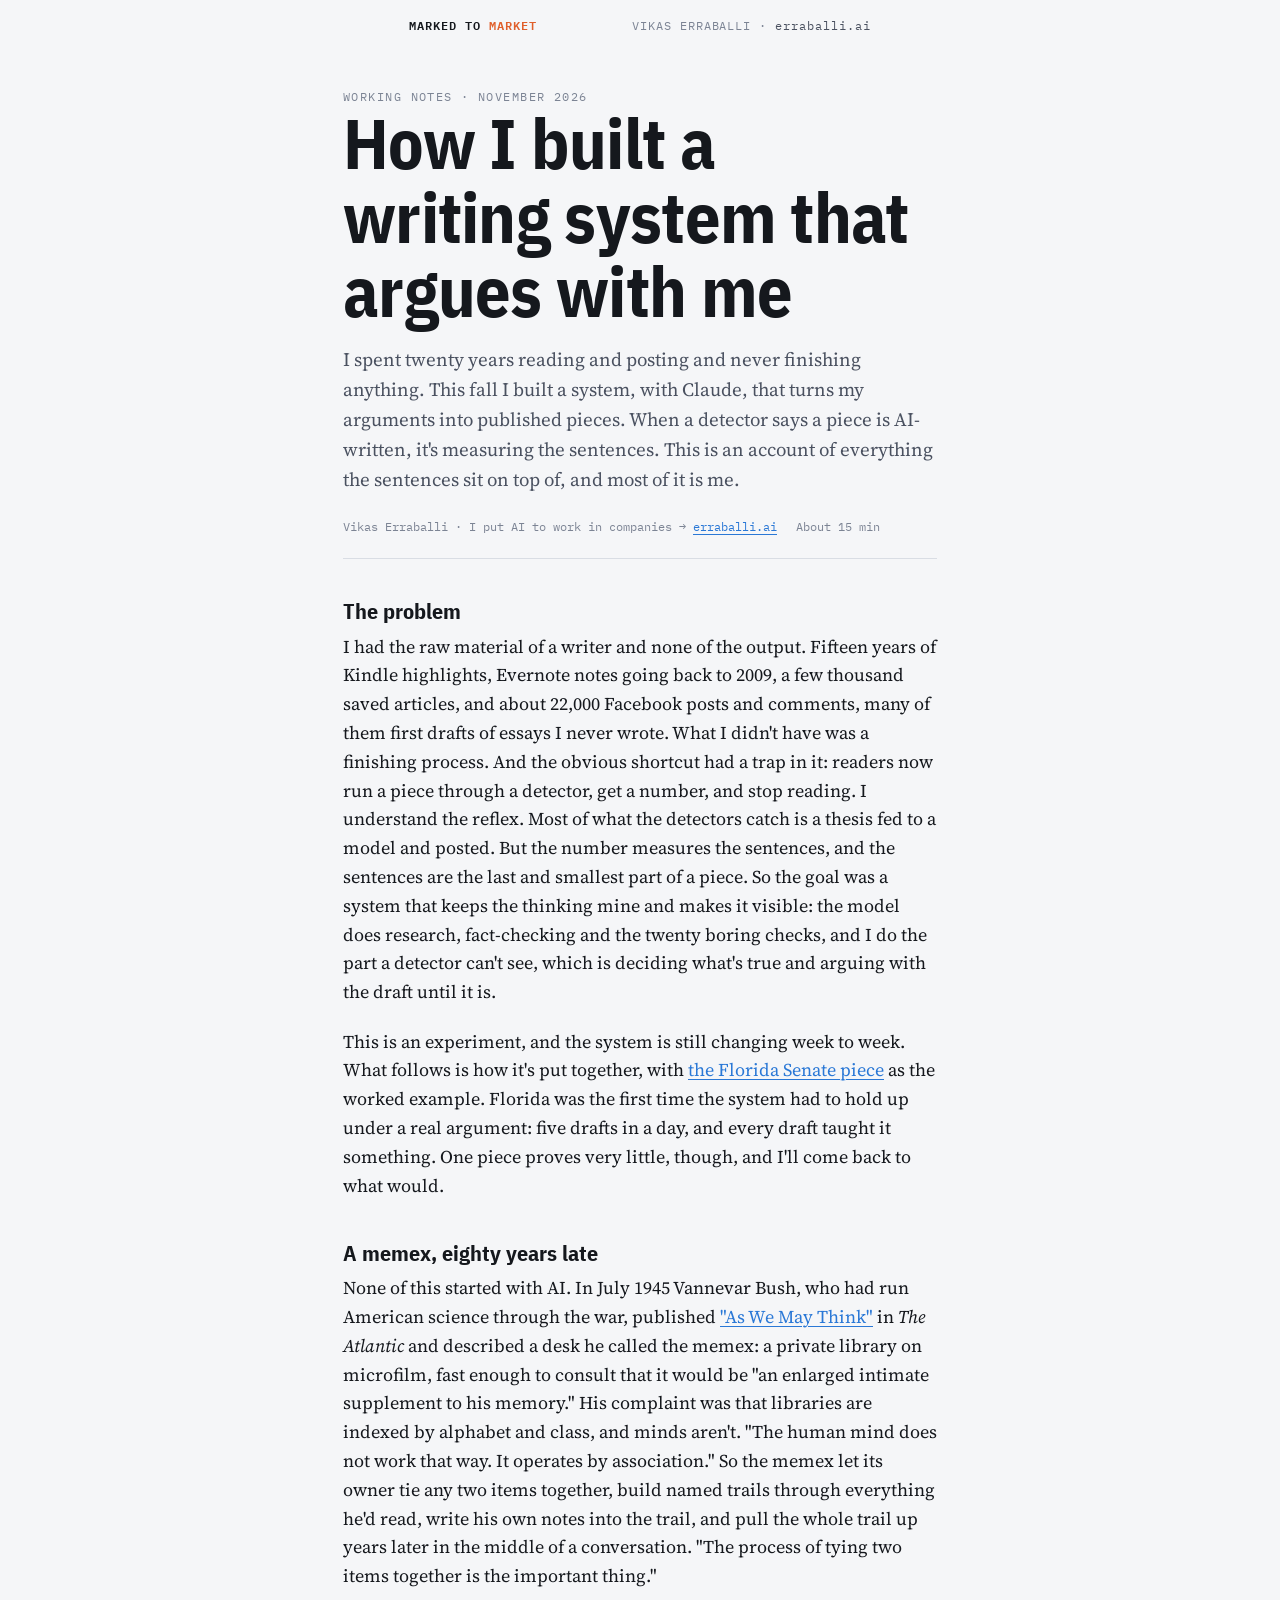
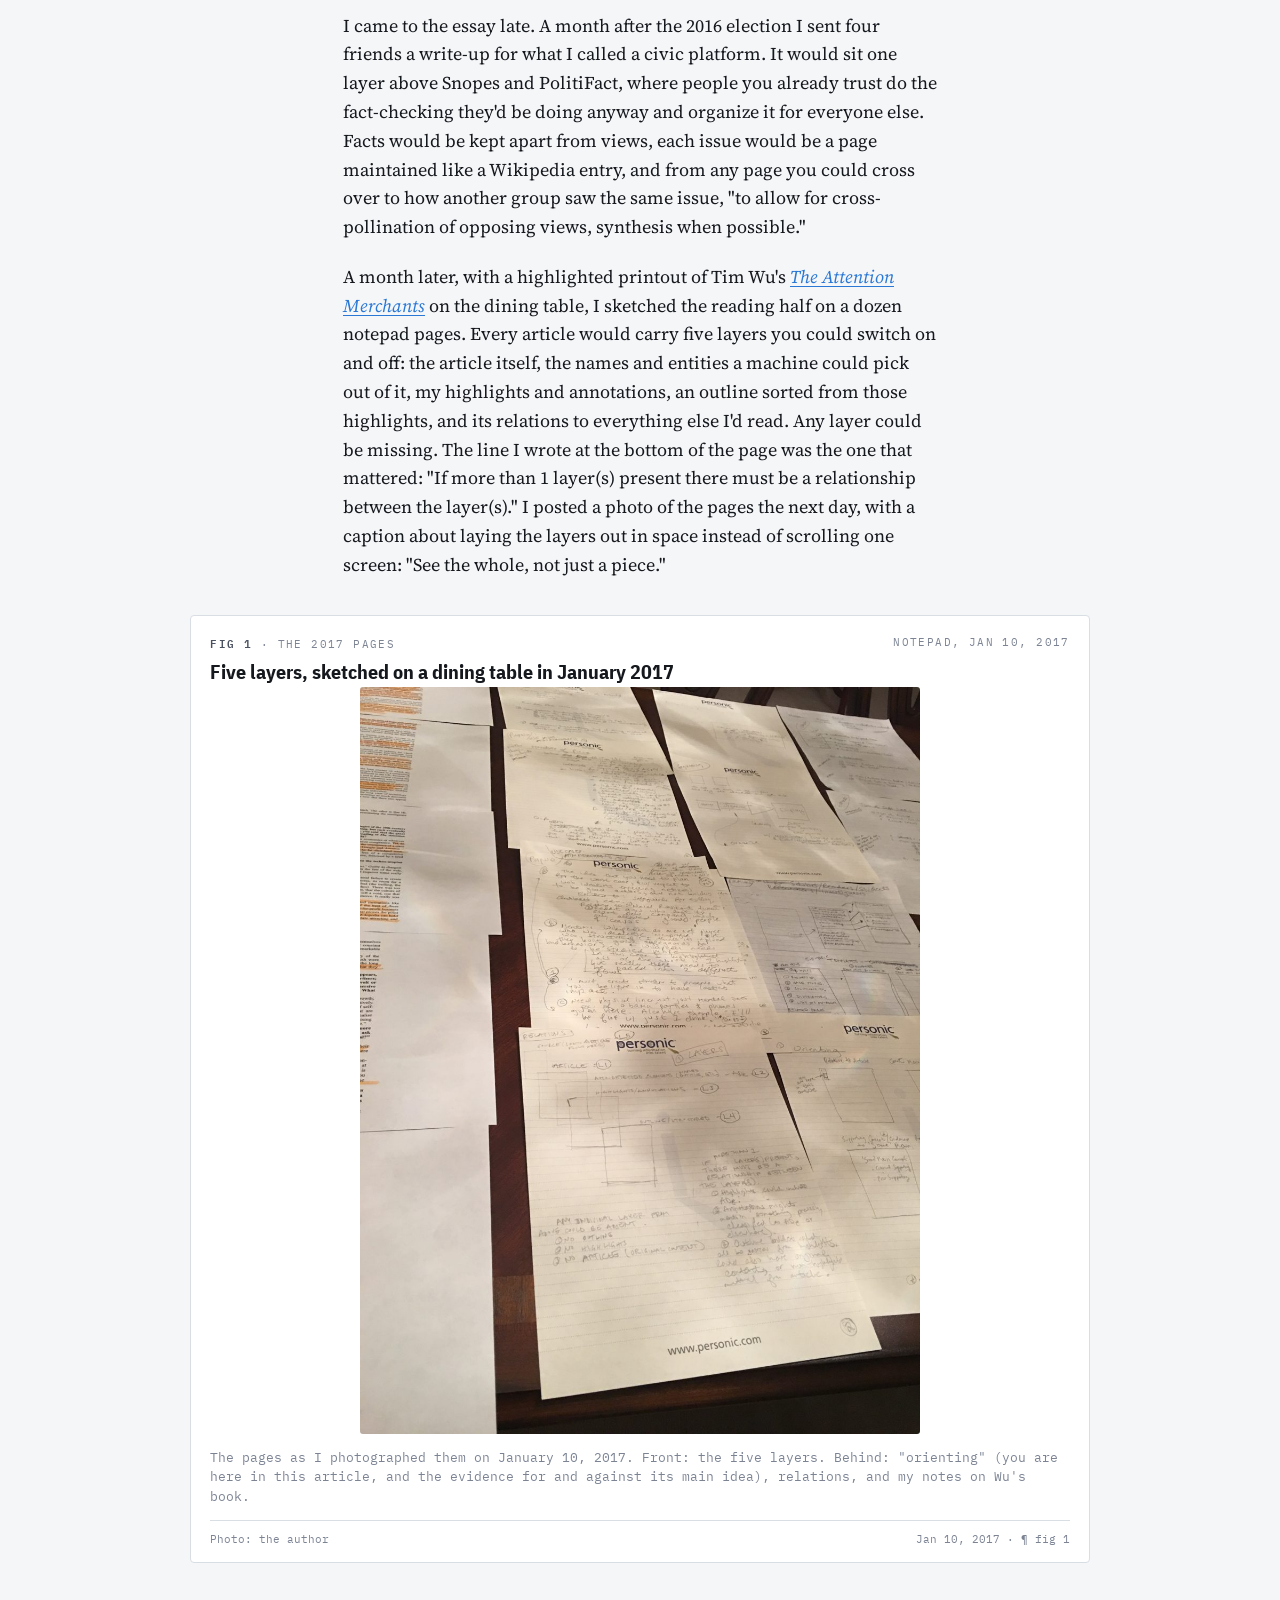
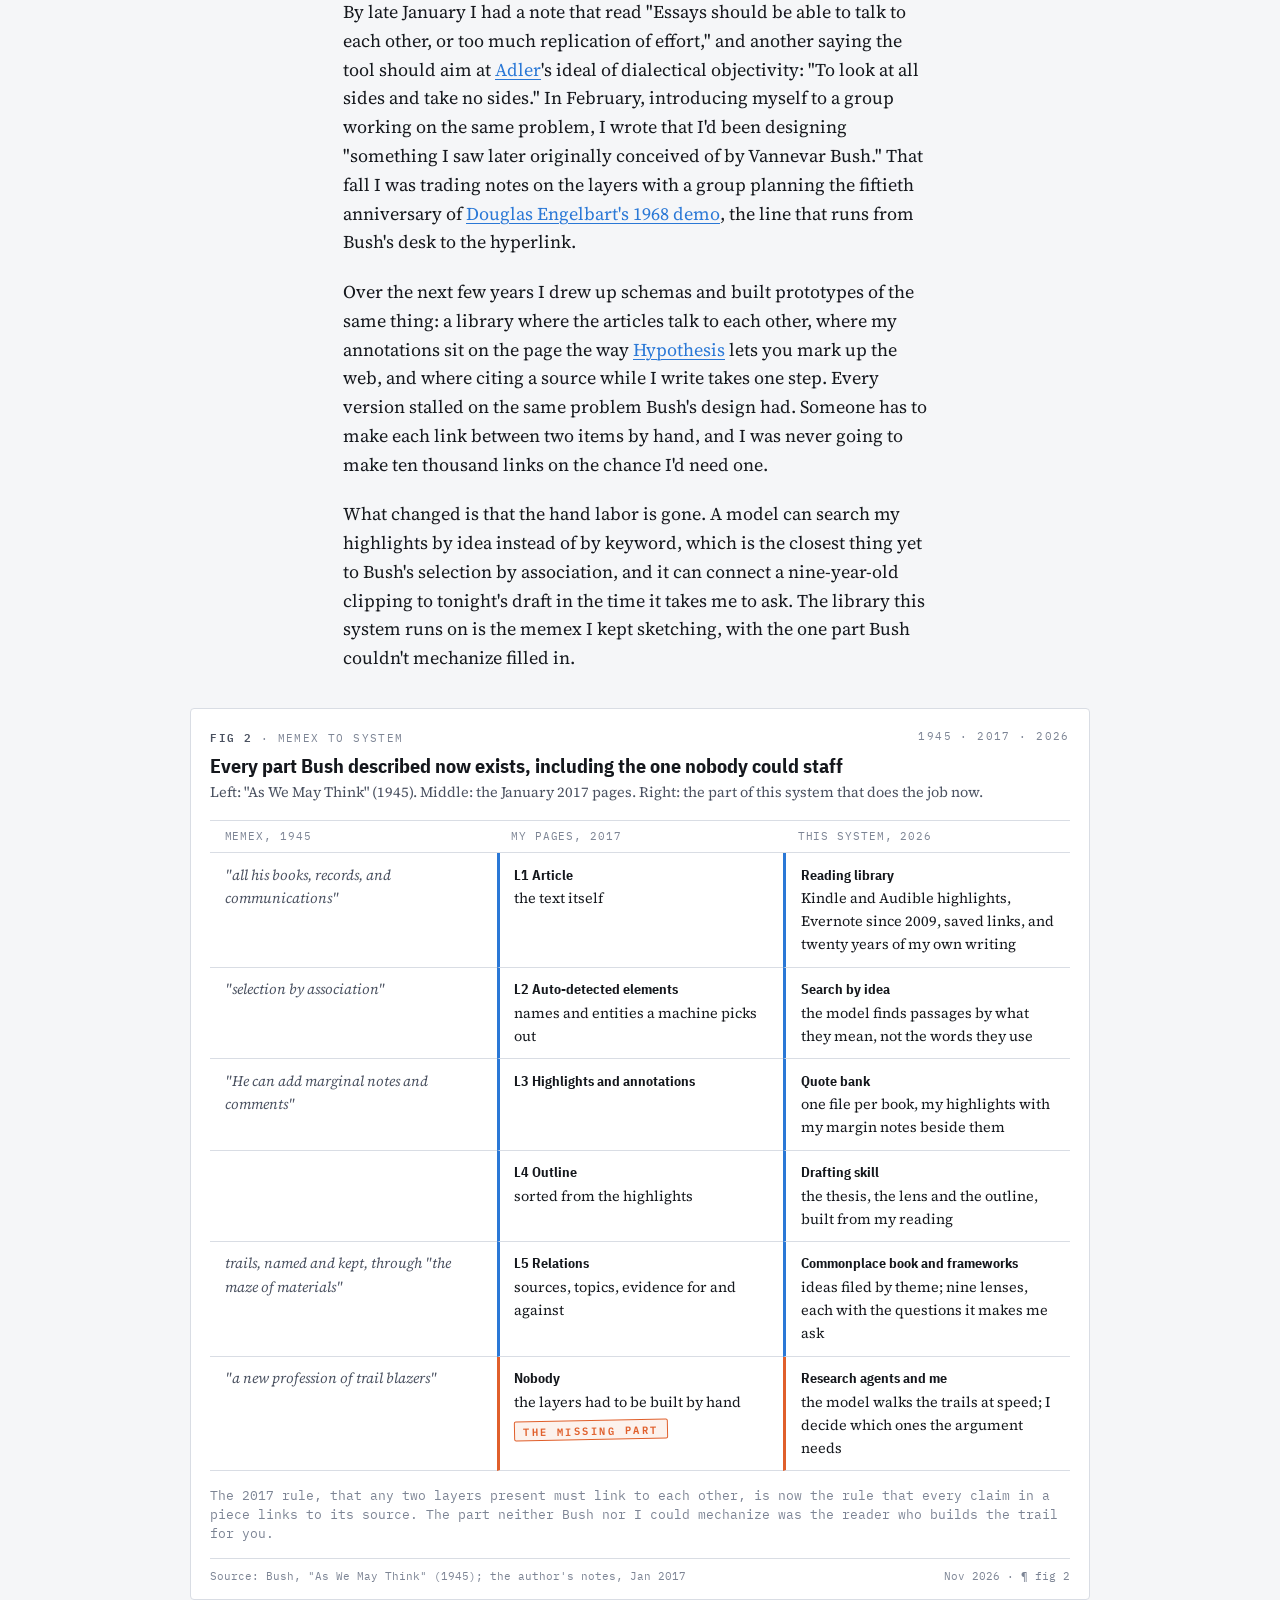
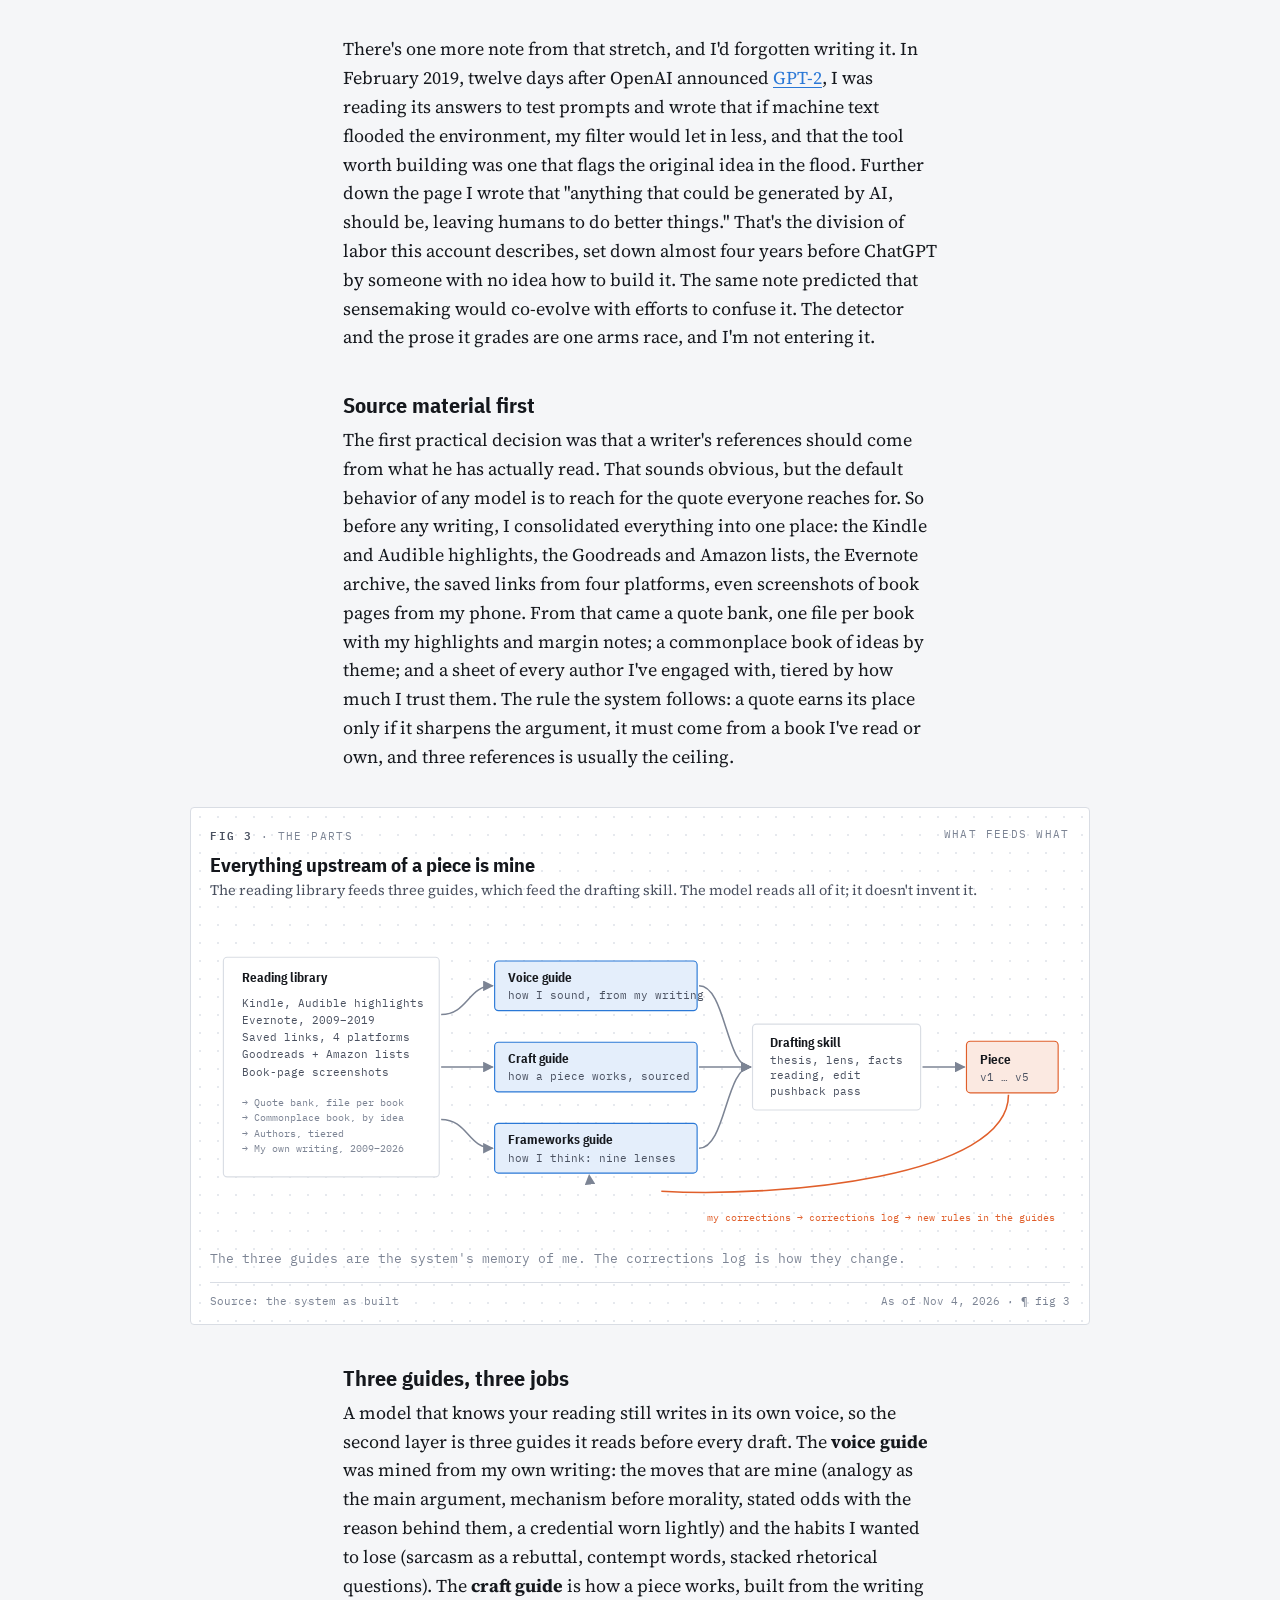
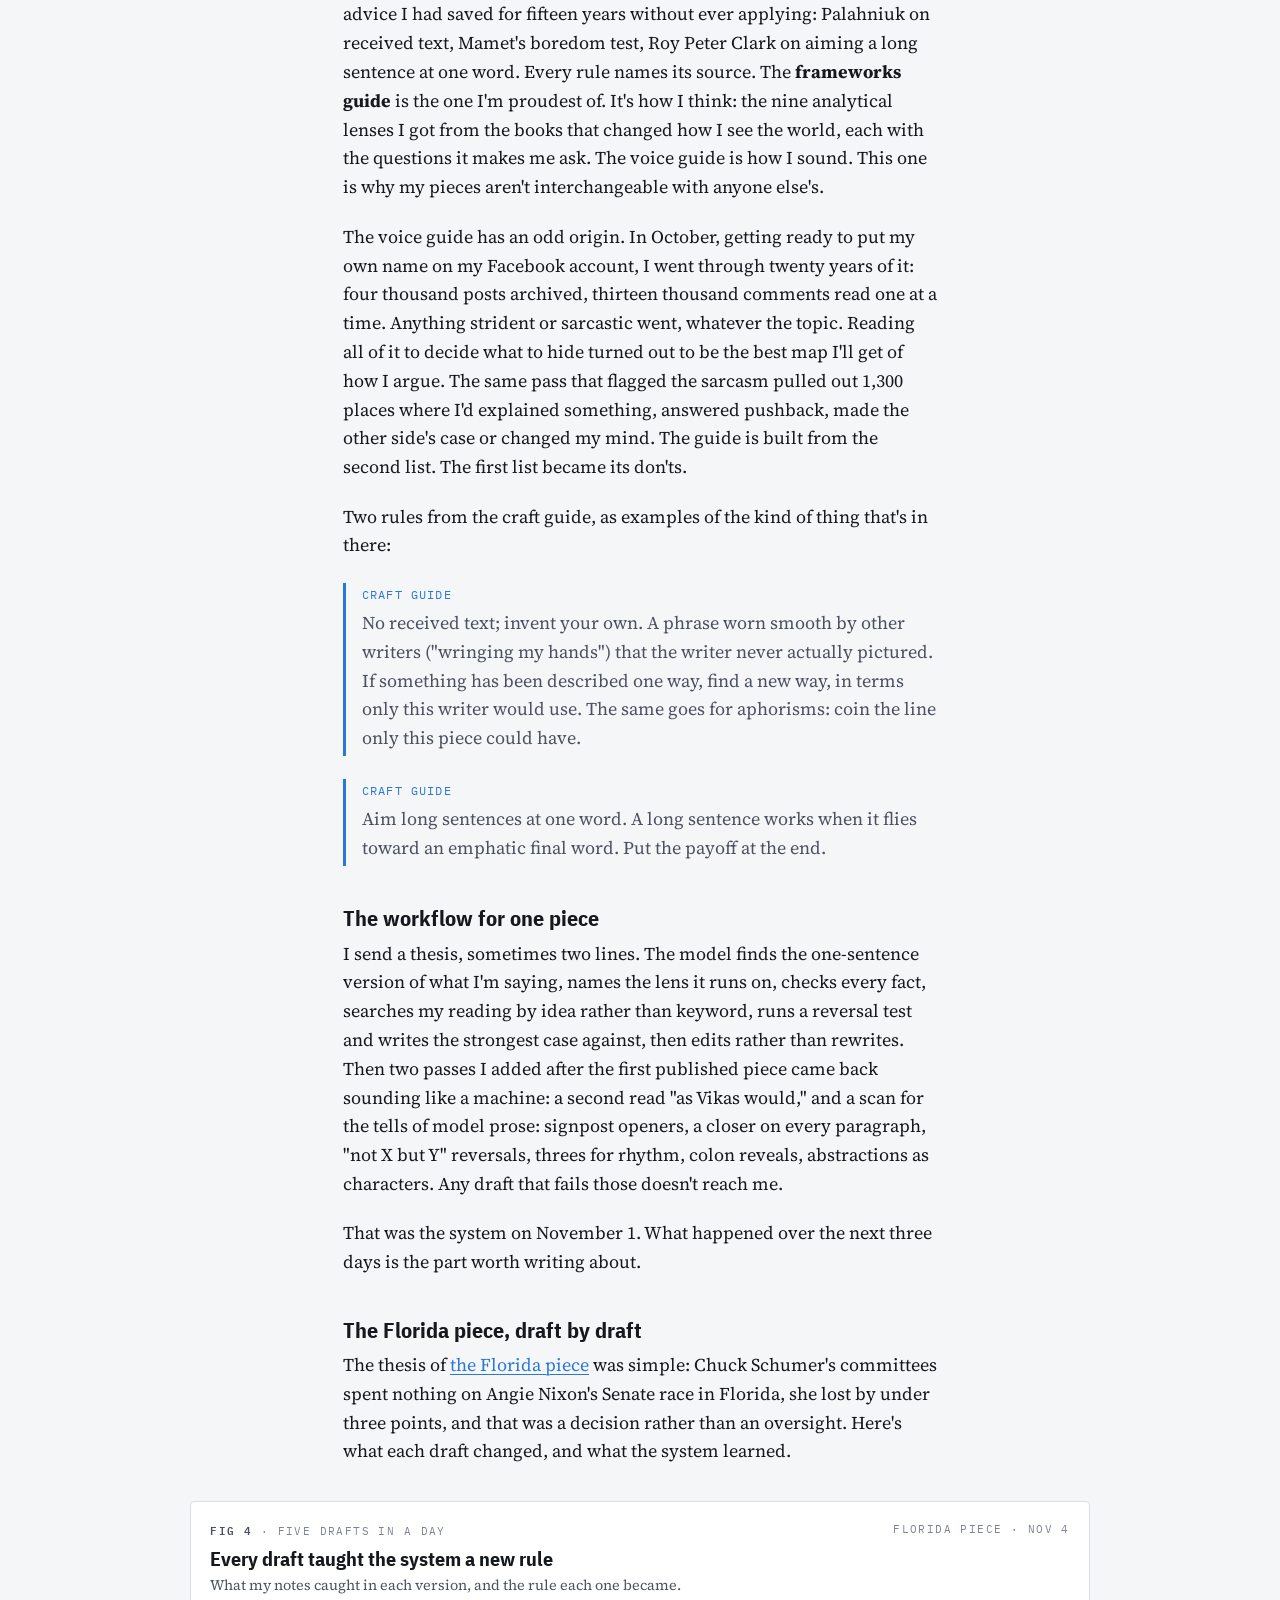
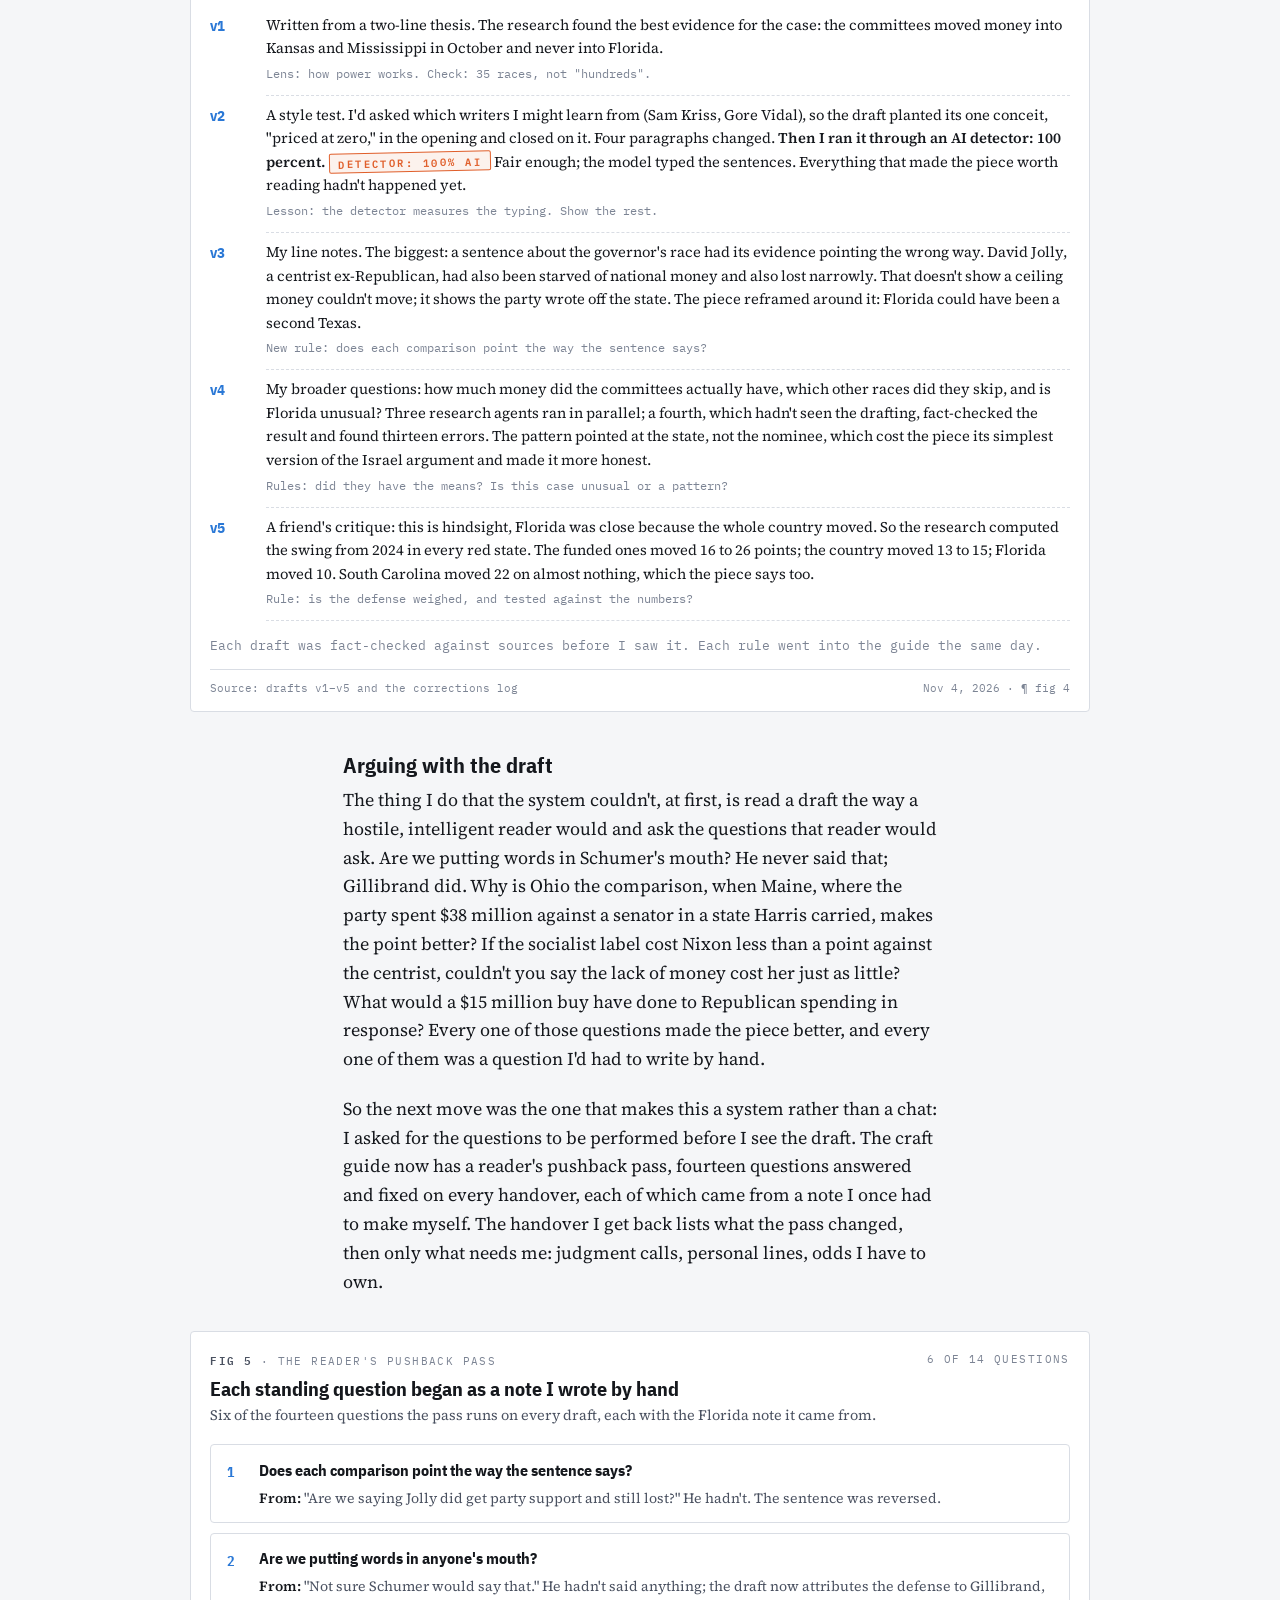
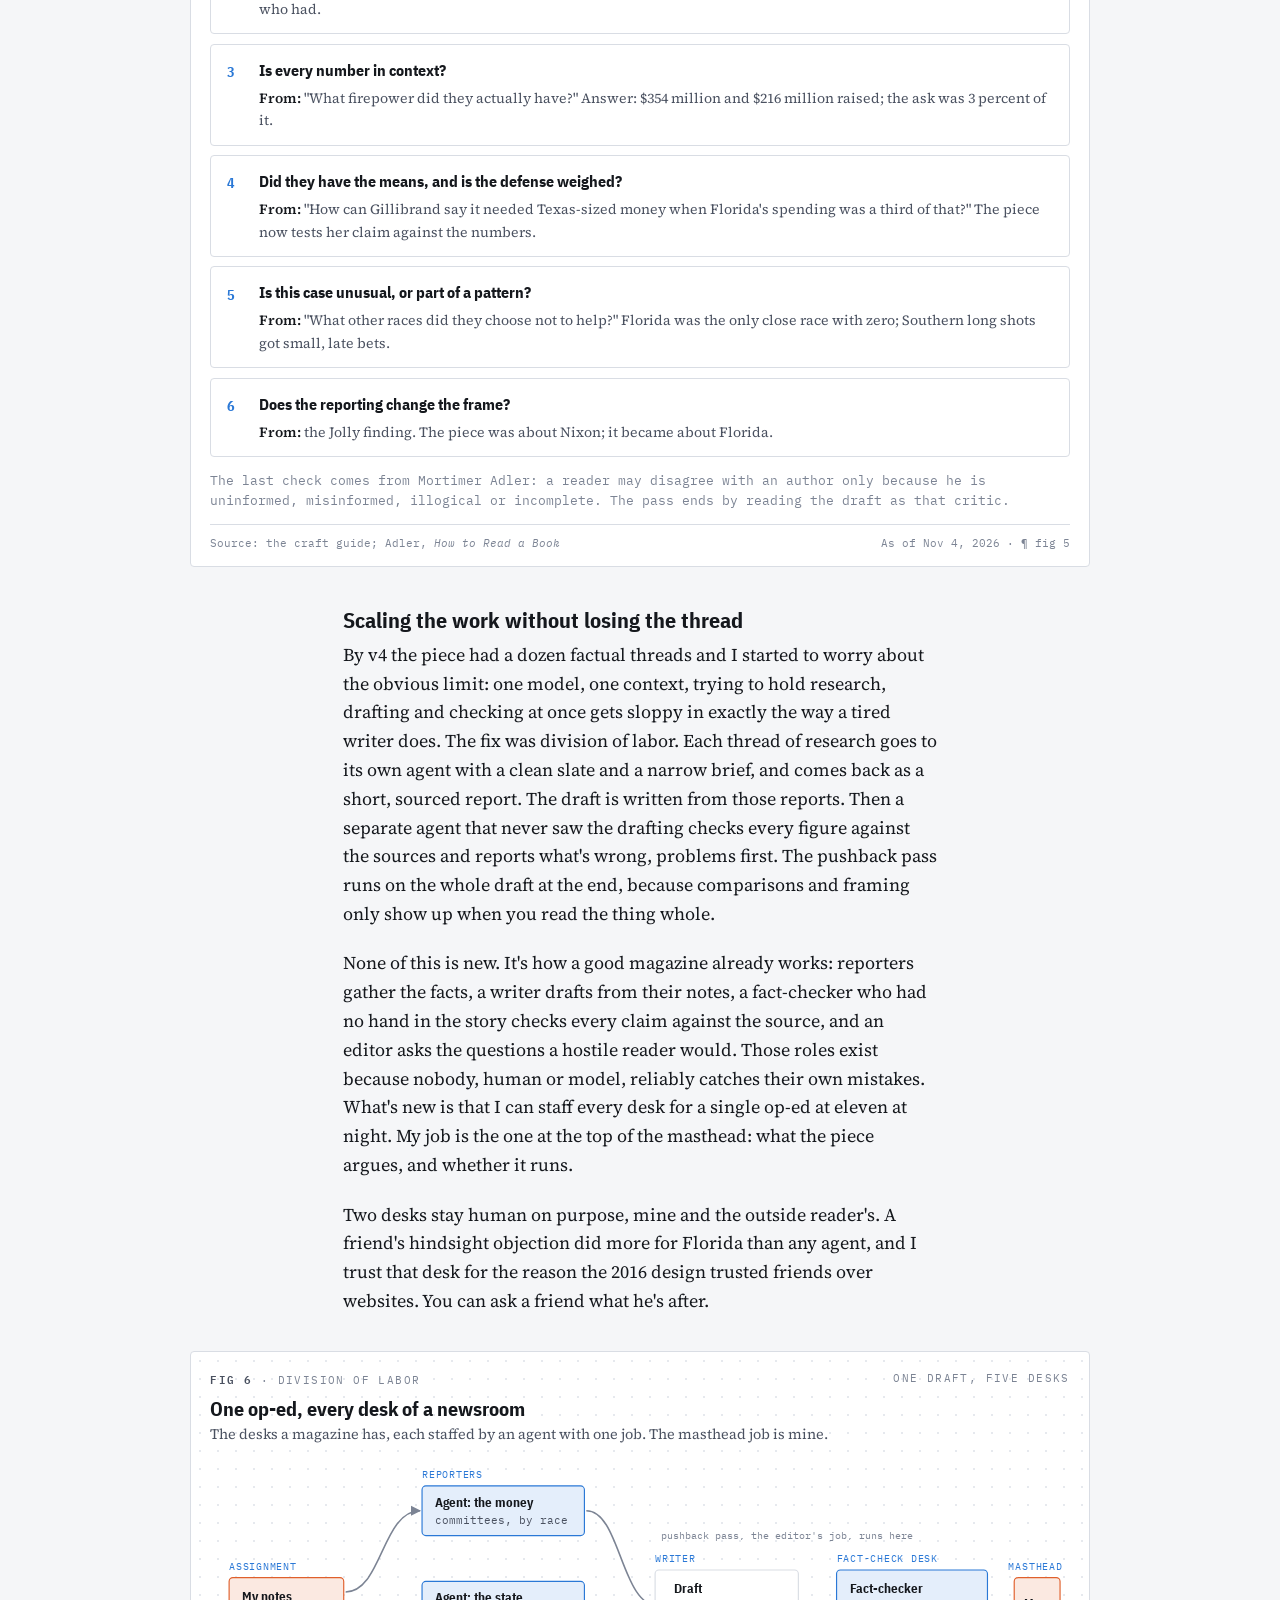
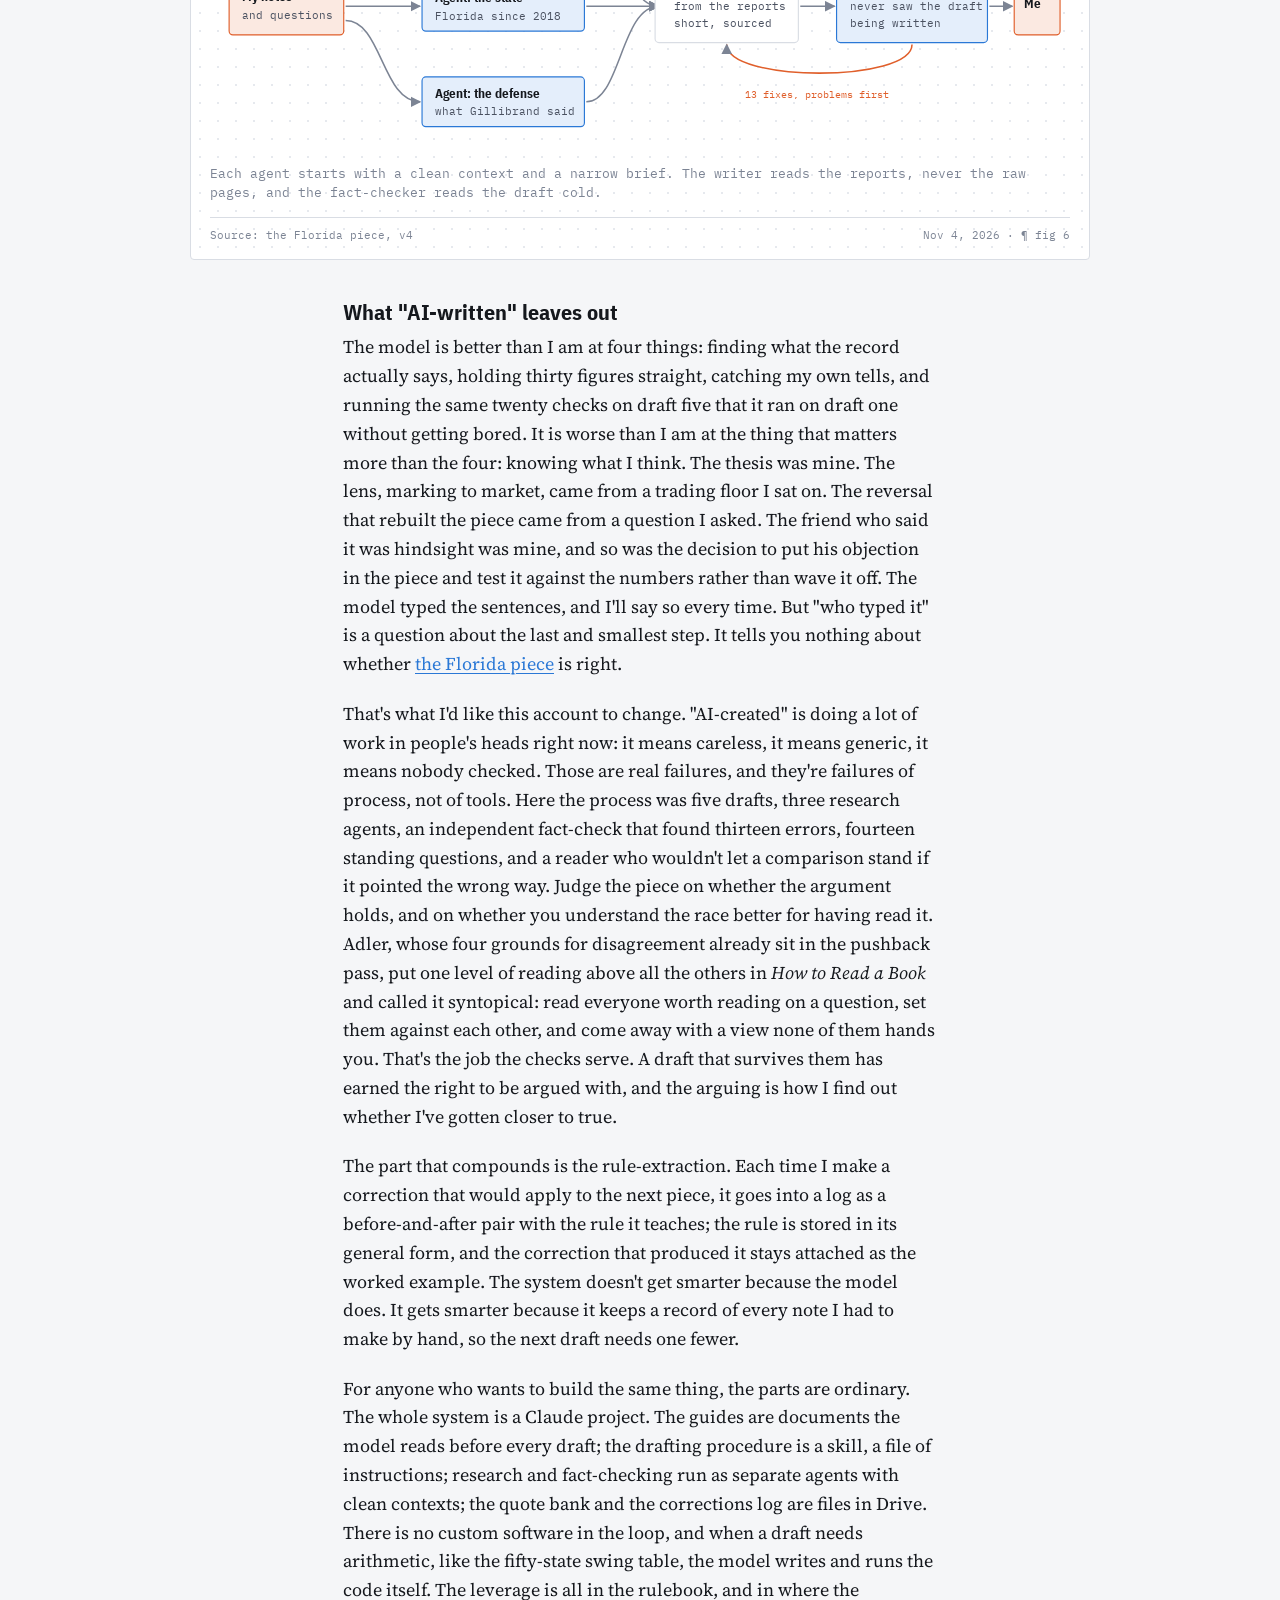
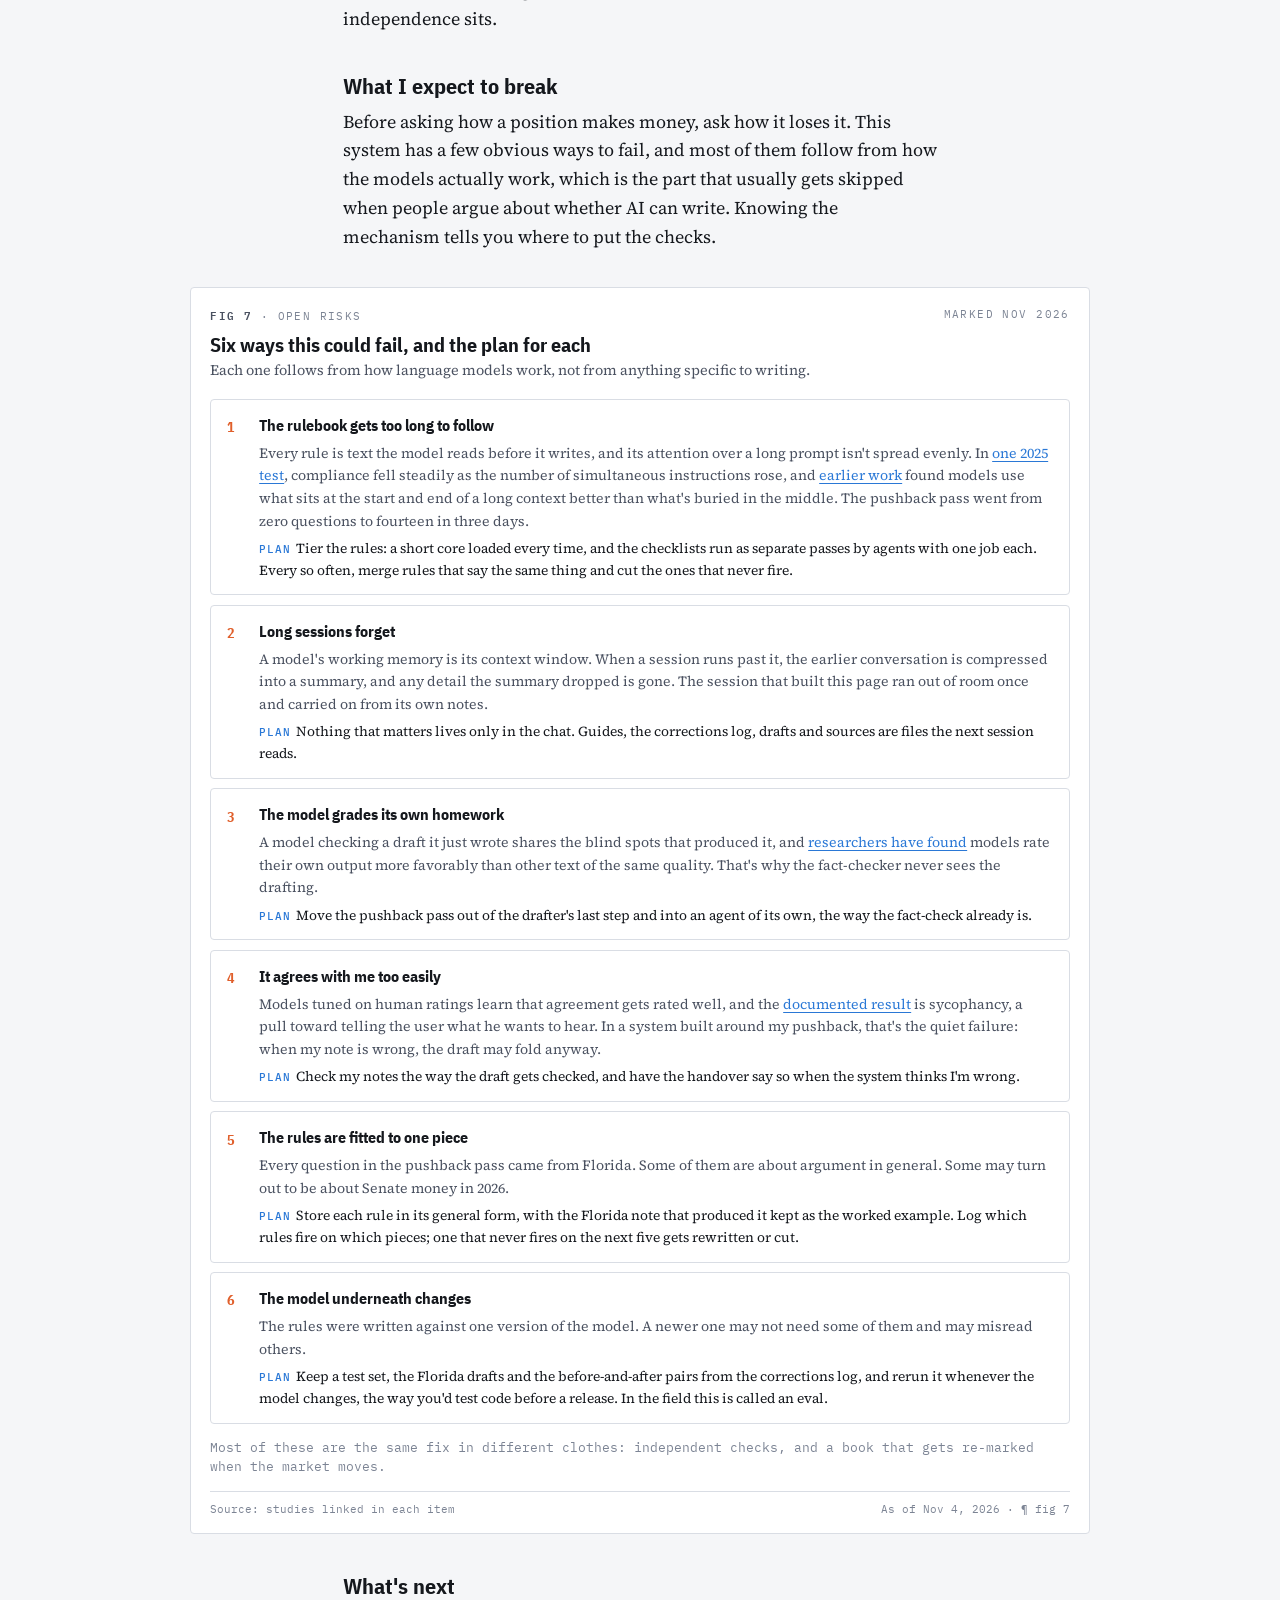
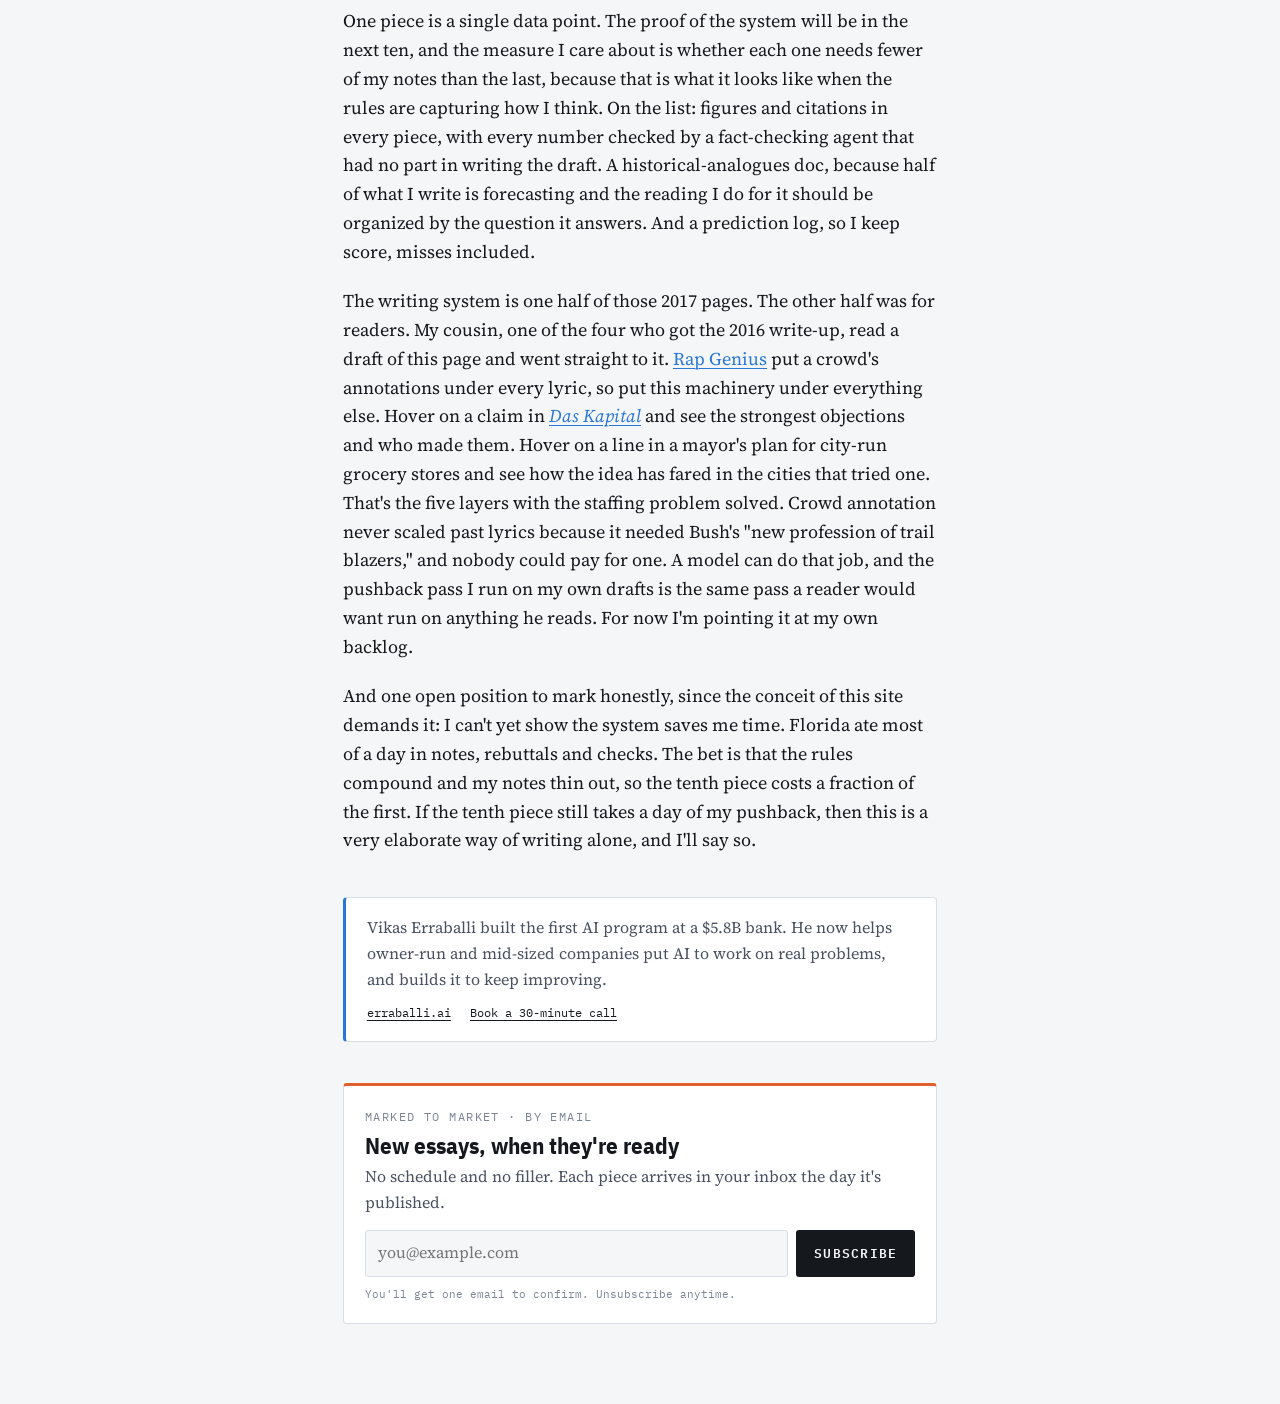
<file: how-i-built-a-writing-system/index.html>
<!doctype html>
<html lang="en">
<head>
<meta charset="utf-8">
<meta name="viewport" content="width=device-width, initial-scale=1, viewport-fit=cover">
<title>How I built a writing system that argues with me · Marked to Market</title>
<meta name="description" content="A reading library, three guides and a review process that pushes back: how the pieces on this site get made, with the Florida op-ed as the worked example.">
<meta property="og:title" content="How I built a writing system that argues with me">
<meta property="og:description" content="A reading library, three guides and a review process that pushes back: how the pieces on this site get made, with the Florida op-ed as the worked example.">
<meta property="og:type" content="article">
<meta property="og:url" content="https://vikase.github.io/marked-to-market/how-i-built-a-writing-system/">
<meta property="og:site_name" content="Marked to Market">
<meta property="og:image" content="https://vikase.github.io/marked-to-market/how-i-built-a-writing-system/share.png">
<meta property="og:image:width" content="1200">
<meta property="og:image:height" content="630">
<meta property="og:image:alt" content="How I built a writing system that argues with me: a diagram of a reading library feeding three guides, a drafting skill and the published piece.">
<meta name="twitter:card" content="summary_large_image">
<link rel="icon" href="../favicon.svg" type="image/svg+xml">
<link rel="stylesheet" href="https://fonts.googleapis.com/css2?family=Source+Serif+4:ital,opsz,wght@0,8..60,400;0,8..60,600;1,8..60,400&family=IBM+Plex+Sans+Condensed:wght@600;700&family=IBM+Plex+Mono:wght@400;500;600&display=swap">
<link rel="stylesheet" href="../assets/mtm.css">
<style>
/* Piece-level styles. Process diagrams use the "blueprint" ground (dotted grid). Tokens and figure anatomy live in ../assets/mtm.css. */
figure.blueprint{background-image:radial-gradient(var(--grid) 1px,transparent 1px);background-size:18px 18px}
.dia{overflow-x:auto;-webkit-overflow-scrolling:touch}
.dia svg{display:block;width:100%;min-width:720px;height:auto}
.scrollhint{display:none;margin:0 0 .4rem}
@media (max-width:760px){.scrollhint{display:block}}
svg text{font-family:var(--mono);font-size:11.5px;fill:var(--ink-2)}
svg .t{font-family:var(--display);font-weight:700;font-size:13.5px;fill:var(--ink)}
svg .box{fill:var(--paper);stroke:var(--rule);stroke-width:1.2}
svg .box.acc{fill:var(--acc-soft);stroke:var(--acc)}
svg .box.warn{fill:var(--warn-soft);stroke:var(--warn)}
svg .arrow{fill:none;stroke:var(--ink-3);stroke-width:1.6;marker-end:url(#ah)}
svg .arrow.acc{stroke:var(--acc)}
svg .arrow.warn{stroke:var(--warn)}
svg .small{font-size:10.5px;fill:var(--ink-3)}
.build .step{opacity:1;transition:opacity .5s ease,transform .5s ease;transition-delay:calc(var(--i)*140ms)}
.build.pre .step{opacity:0;transform:translateY(6px)}
.build .arrow{stroke-dasharray:400;stroke-dashoffset:0;transition:stroke-dashoffset 1s ease;transition-delay:calc(var(--i)*140ms + 200ms)}
.build.pre .arrow{stroke-dashoffset:400}
/* rules list */
.rules{display:grid;gap:.6rem;margin:0;padding:0;list-style:none}
.rules li{background:var(--paper);border:1px solid var(--rule);border-radius:4px;padding:.8rem 1rem;display:grid;grid-template-columns:auto 1fr;gap:.9rem;align-items:start}
.rules .q{font-family:var(--display);font-weight:700;color:var(--acc);font-size:.9rem;padding-top:.15rem;min-width:2.2ch}
.rules .h{font-family:var(--display);font-weight:700;font-size:.98rem;margin:0 0 .25rem}
.rules .ex{font-size:.88rem;color:var(--ink-2);margin:0}
.rules .ex b{color:var(--ink);font-weight:600}
/* versions */
.vers{display:grid;grid-template-columns:5ch 1fr;gap:.5rem 1rem;font-size:.92rem}
.vers .v{font-family:var(--display);font-weight:700;color:var(--acc)}
.vers .d{padding-bottom:.7rem;border-bottom:1px dashed var(--rule)}
.vers .d b{font-weight:600}
.vers .meta{font-family:var(--mono);font-size:.74rem;color:var(--ink-3);display:block;margin-top:.25rem}
.callout{border-left:3px solid var(--acc);padding:.2rem 0 .2rem 1rem;color:var(--ink-2);margin:1.4rem 0}
.callout .lab{font-family:var(--mono);font-size:.72rem;letter-spacing:.1em;text-transform:uppercase;color:var(--acc);display:block;margin-bottom:.3rem}
.two{display:grid;grid-template-columns:1fr 1fr;gap:1rem}
@media (max-width:640px){.two{grid-template-columns:1fr}}
.pill{display:inline-block;font-family:var(--mono);font-size:.72rem;padding:.15rem .5rem;border:1px solid var(--rule);border-radius:99px;color:var(--ink-2);margin:0 .3rem .3rem 0}
.note{font-size:.8rem;color:var(--ink-3);font-family:var(--mono);line-height:1.45;border-top:1px solid var(--rule);padding-top:1rem;margin-top:2.4rem}
.col a,.wide a{color:var(--acc);text-decoration-thickness:1px;text-underline-offset:3px}
.col a:hover,.wide a:hover{text-decoration-thickness:2px}
.mx{display:grid;grid-template-columns:1fr 1fr;font-size:.9rem;border-top:1px solid var(--rule)}
.mx>div{padding:.65rem .9rem;border-bottom:1px solid var(--rule)}
.mx .hd{font-family:var(--mono);font-size:.7rem;letter-spacing:.08em;text-transform:uppercase;color:var(--ink-3);padding-top:.4rem;padding-bottom:.4rem}
.mx .b{color:var(--ink-2);font-style:italic}
.mx .n{border-left:3px solid var(--acc);background:var(--paper)}
.mx .n b{font-family:var(--display);font-weight:700;font-size:.86rem;display:block;font-style:normal}
.mx .gap{border-left-color:var(--warn)}
.mx3{grid-template-columns:1fr 1fr 1fr}
.mx3 .n b{margin-bottom:.1rem}
.build .mx>div{transition:opacity .5s ease,transform .5s ease;transition-delay:calc(var(--i)*120ms)}
.build.pre .mx>div{opacity:0;transform:translateY(6px)}
.rules .fix{font-size:.86rem;margin:.35rem 0 0;color:var(--ink)}
.rules .fix b{font-family:var(--mono);font-size:.68rem;letter-spacing:.08em;text-transform:uppercase;color:var(--acc);font-weight:500;margin-right:.35rem}
.rules.risk .q{color:var(--warn)}
svg text.role{font-family:var(--mono);letter-spacing:.08em;fill:var(--acc);font-size:10px}
@media (max-width:640px){.mx3{grid-template-columns:1fr}.mx3 .hd.r{display:none}.mx3 .b{border-bottom:none;padding-bottom:.2rem}}
@media (max-width:520px){.mx{grid-template-columns:1fr}.mx .hd.r{display:none}.mx .b{border-bottom:none;padding-bottom:.2rem}}
@media (prefers-reduced-motion: reduce){.build .mx>div{transition:none}.build.pre .mx>div{opacity:1;transform:none}}
@media (prefers-reduced-motion: reduce){.build .step,.build .arrow{transition:none}.build.pre .step{opacity:1;transform:none}.build.pre .arrow{stroke-dashoffset:0}}
@media (max-width:520px){body{font-size:17px} figure{padding:1rem .8rem}}
</style>

</head>
<body>
<nav class="site-nav"><a href="../">Marked to <span class="m">Market</span></a><span>Vikas Erraballi · <a href="https://erraballi.ai/?utm_source=marked-to-market&amp;utm_campaign=site">erraballi.ai</a></span></nav>

<header class="hero col">
  <div class="eyebrow">Working notes · November 2026</div>
  <h1>How I built a writing system that argues with me</h1>
  <p class="dek">I spent twenty years reading and posting and never finishing anything. This fall I built a system, with Claude, that turns my arguments into published pieces. When a detector says a piece is AI-written, it's measuring the sentences. This is an account of everything the sentences sit on top of, and most of it is me.</p>
  <div class="byline"><span>Vikas Erraballi · I put AI to work in companies → <a href="https://erraballi.ai/?utm_source=marked-to-market&amp;utm_campaign=how-i-built-a-writing-system">erraballi.ai</a></span><span>About 15 min</span></div>
</header>

<main class="col">
<h2>The problem</h2>
<p>I had the raw material of a writer and none of the output. Fifteen years of Kindle highlights, Evernote notes going back to 2009, a few thousand saved articles, and about 22,000 Facebook posts and comments, many of them first drafts of essays I never wrote. What I didn't have was a finishing process. And the obvious shortcut had a trap in it: readers now run a piece through a detector, get a number, and stop reading. I understand the reflex. Most of what the detectors catch is a thesis fed to a model and posted. But the number measures the sentences, and the sentences are the last and smallest part of a piece. So the goal was a system that keeps the thinking mine and makes it visible: the model does research, fact-checking and the twenty boring checks, and I do the part a detector can't see, which is deciding what's true and arguing with the draft until it is.</p>

<p>This is an experiment, and the system is still changing week to week. What follows is how it's put together, with <a href="../florida-priced-at-zero/">the Florida Senate piece</a> as the worked example. Florida was the first time the system had to hold up under a real argument: five drafts in a day, and every draft taught it something. One piece proves very little, though, and I'll come back to what would.</p>

<h2>A memex, eighty years late</h2>
<p>None of this started with AI. In July 1945 Vannevar Bush, who had run American science through the war, published <a href="https://www.theatlantic.com/magazine/archive/1945/07/as-we-may-think/303881/">"As We May Think"</a> in <i>The Atlantic</i> and described a desk he called the memex: a private library on microfilm, fast enough to consult that it would be "an enlarged intimate supplement to his memory." His complaint was that libraries are indexed by alphabet and class, and minds aren't. "The human mind does not work that way. It operates by association." So the memex let its owner tie any two items together, build named trails through everything he'd read, write his own notes into the trail, and pull the whole trail up years later in the middle of a conversation. "The process of tying two items together is the important thing."</p>

<p>I came to the essay late. A month after the 2016 election I sent four friends a write-up for what I called a civic platform. It would sit one layer above Snopes and PolitiFact, where people you already trust do the fact-checking they'd be doing anyway and organize it for everyone else. Facts would be kept apart from views, each issue would be a page maintained like a Wikipedia entry, and from any page you could cross over to how another group saw the same issue, "to allow for cross-pollination of opposing views, synthesis when possible."</p>

<p>A month later, with a highlighted printout of Tim Wu's <a href="https://www.penguinrandomhouse.com/books/234876/the-attention-merchants-by-tim-wu/9780385352024"><i>The Attention Merchants</i></a> on the dining table, I sketched the reading half on a dozen notepad pages. Every article would carry five layers you could switch on and off: the article itself, the names and entities a machine could pick out of it, my highlights and annotations, an outline sorted from those highlights, and its relations to everything else I'd read. Any layer could be missing. The line I wrote at the bottom of the page was the one that mattered: "If more than 1 layer(s) present there must be a relationship between the layer(s)." I posted a photo of the pages the next day, with a caption about laying the layers out in space instead of scrolling one screen: "See the whole, not just a piece."</p>
</main>

<div class="wide">
<figure id="fig-1">
  <p class="kick"><span><b>Fig 1</b> · The 2017 pages</span><span>Notepad, Jan 10, 2017</span></p>
  <p class="ftitle">Five layers, sketched on a dining table in January 2017</p>
  <img src="sketches-jan-2017.jpg" width="1050" height="1400" loading="lazy" alt="Notepad pages spread on a dining table, January 10, 2017. The front page, headed LAYERS, stacks five boxes: Article (L1), Auto-detected elements (L2), Highlights and annotations (L3), Outline (L4) and Relations (L5), with the rule that when more than one layer is present there must be a relationship between them. Behind it are pages on orienting, relations, and notes on The Attention Merchants, beside a highlighted printout of the book." style="display:block;width:100%;max-width:560px;height:auto;margin:0 auto;border-radius:3px">
  <figcaption>The pages as I photographed them on January 10, 2017. Front: the five layers. Behind: "orienting" (you are here in this article, and the evidence for and against its main idea), relations, and my notes on Wu's book.</figcaption>
  <div class="ticker"><span>Photo: the author</span><span class="asof">Jan 10, 2017 · <a href="#fig-1">¶ fig 1</a></span></div>
</figure>
</div>

<main class="col">
<p>By late January I had a note that read "Essays should be able to talk to each other, or too much replication of effort," and another saying the tool should aim at <a href="https://en.wikipedia.org/wiki/How_to_Read_a_Book">Adler</a>'s ideal of dialectical objectivity: "To look at all sides and take no sides." In February, introducing myself to a group working on the same problem, I wrote that I'd been designing "something I saw later originally conceived of by Vannevar Bush." That fall I was trading notes on the layers with a group planning the fiftieth anniversary of <a href="https://en.wikipedia.org/wiki/The_Mother_of_All_Demos">Douglas Engelbart's 1968 demo</a>, the line that runs from Bush's desk to the hyperlink.</p>

<p>Over the next few years I drew up schemas and built prototypes of the same thing: a library where the articles talk to each other, where my annotations sit on the page the way <a href="https://web.hypothes.is/">Hypothesis</a> lets you mark up the web, and where citing a source while I write takes one step. Every version stalled on the same problem Bush's design had. Someone has to make each link between two items by hand, and I was never going to make ten thousand links on the chance I'd need one.</p>

<p>What changed is that the hand labor is gone. A model can search my highlights by idea instead of by keyword, which is the closest thing yet to Bush's selection by association, and it can connect a nine-year-old clipping to tonight's draft in the time it takes me to ask. The library this system runs on is the memex I kept sketching, with the one part Bush couldn't mechanize filled in.</p>
</main>

<div class="wide">
<figure id="fig-2" class="build" data-anim>
  <p class="kick"><span><b>Fig 2</b> · Memex to system</span><span>1945 · 2017 · 2026</span></p>
  <p class="ftitle">Every part Bush described now exists, including the one nobody could staff</p>
  <p class="fsub">Left: "As We May Think" (1945). Middle: the January 2017 pages. Right: the part of this system that does the job now.</p>
  <div class="mx mx3">
    <div class="hd">Memex, 1945</div><div class="hd r">My pages, 2017</div><div class="hd r">This system, 2026</div>
    <div class="b" style="--i:1">"all his books, records, and communications"</div><div class="n" style="--i:1"><b>L1 Article</b>the text itself</div><div class="n" style="--i:1"><b>Reading library</b>Kindle and Audible highlights, Evernote since 2009, saved links, and twenty years of my own writing</div>
    <div class="b" style="--i:2">"selection by association"</div><div class="n" style="--i:2"><b>L2 Auto-detected elements</b>names and entities a machine picks out</div><div class="n" style="--i:2"><b>Search by idea</b>the model finds passages by what they mean, not the words they use</div>
    <div class="b" style="--i:3">"He can add marginal notes and comments"</div><div class="n" style="--i:3"><b>L3 Highlights and annotations</b></div><div class="n" style="--i:3"><b>Quote bank</b>one file per book, my highlights with my margin notes beside them</div>
    <div class="b" style="--i:4">&nbsp;</div><div class="n" style="--i:4"><b>L4 Outline</b>sorted from the highlights</div><div class="n" style="--i:4"><b>Drafting skill</b>the thesis, the lens and the outline, built from my reading</div>
    <div class="b" style="--i:5">trails, named and kept, through "the maze of materials"</div><div class="n" style="--i:5"><b>L5 Relations</b>sources, topics, evidence for and against</div><div class="n" style="--i:5"><b>Commonplace book and frameworks</b>ideas filed by theme; nine lenses, each with the questions it makes me ask</div>
    <div class="b" style="--i:6">"a new profession of trail blazers"</div><div class="n gap" style="--i:6"><b>Nobody</b>the layers had to be built by hand<br><span class="stamp" style="margin-top:.4rem">The missing part</span></div><div class="n gap" style="--i:6"><b>Research agents and me</b>the model walks the trails at speed; I decide which ones the argument needs</div>
  </div>
  <figcaption>The 2017 rule, that any two layers present must link to each other, is now the rule that every claim in a piece links to its source. The part neither Bush nor I could mechanize was the reader who builds the trail for you.</figcaption>
  <div class="ticker"><span>Source: Bush, <a href="https://www.theatlantic.com/magazine/archive/1945/07/as-we-may-think/303881/">"As We May Think"</a> (1945); the author's notes, Jan 2017</span><span class="asof">Nov 2026 · <a href="#fig-2">¶ fig 2</a></span></div>
</figure>
</div>

<main class="col">

<p>There's one more note from that stretch, and I'd forgotten writing it. In February 2019, twelve days after OpenAI announced <a href="https://openai.com/index/better-language-models/">GPT-2</a>, I was reading its answers to test prompts and wrote that if machine text flooded the environment, my filter would let in less, and that the tool worth building was one that flags the original idea in the flood. Further down the page I wrote that "anything that could be generated by AI, should be, leaving humans to do better things." That's the division of labor this account describes, set down almost four years before ChatGPT by someone with no idea how to build it. The same note predicted that sensemaking would co-evolve with efforts to confuse it. The detector and the prose it grades are one arms race, and I'm not entering it.</p>

<h2>Source material first</h2>
<p>The first practical decision was that a writer's references should come from what he has actually read. That sounds obvious, but the default behavior of any model is to reach for the quote everyone reaches for. So before any writing, I consolidated everything into one place: the Kindle and Audible highlights, the Goodreads and Amazon lists, the Evernote archive, the saved links from four platforms, even screenshots of book pages from my phone. From that came a quote bank, one file per book with my highlights and margin notes; a commonplace book of ideas by theme; and a sheet of every author I've engaged with, tiered by how much I trust them. The rule the system follows: a quote earns its place only if it sharpens the argument, it must come from a book I've read or own, and three references is usually the ceiling.</p>
</main>

<div class="wide">
<figure id="fig-3" class="build blueprint" data-anim>
  <p class="kick"><span><b>Fig 3</b> · The parts</span><span>What feeds what</span></p>
  <p class="ftitle">Everything upstream of a piece is mine</p>
  <p class="fsub">The reading library feeds three guides, which feed the drafting skill. The model reads all of it; it doesn't invent it.</p>
  <p class="hint scrollhint">Scroll sideways for the full diagram →</p>
  <div class="dia"><svg viewBox="0 0 900 330" role="img" aria-label="Diagram: a reading library feeds three guides (voice, craft, frameworks), which feed a drafting workflow, which produces a piece; corrections from each piece flow back into the guides.">
    <defs><marker id="ah" viewBox="0 0 10 10" refX="9" refY="5" markerWidth="7" markerHeight="7" orient="auto-start-reverse"><path d="M0,0 L10,5 L0,10 z" fill="var(--ink-3)"/></marker></defs>
    <g class="step" style="--i:0"><rect class="box" x="14" y="40" width="226" height="230" rx="4"/><text class="t" x="34" y="66">Reading library</text><text x="34" y="92">Kindle, Audible highlights</text><text x="34" y="110">Evernote, 2009–2019</text><text x="34" y="128">Saved links, 4 platforms</text><text x="34" y="146">Goodreads + Amazon lists</text><text x="34" y="164">Book-page screenshots</text><text class="small" x="34" y="196">→ Quote bank, file per book</text><text class="small" x="34" y="212">→ Commonplace book, by idea</text><text class="small" x="34" y="228">→ Authors, tiered</text><text class="small" x="34" y="244">→ My own writing, 2009–2026</text></g>
    <path class="arrow" style="--i:1" d="M242,100 C270,100 270,70 296,70"/>
    <path class="arrow" style="--i:1" d="M242,155 L296,155"/>
    <path class="arrow" style="--i:1" d="M242,210 C270,210 270,240 296,240"/>
    <g class="step" style="--i:2"><rect class="box acc" x="298" y="44" width="212" height="52" rx="4"/><text class="t" x="312" y="66">Voice guide</text><text x="312" y="84">how I sound, from my writing</text></g>
    <g class="step" style="--i:2"><rect class="box acc" x="298" y="129" width="212" height="52" rx="4"/><text class="t" x="312" y="151">Craft guide</text><text x="312" y="169">how a piece works, sourced</text></g>
    <g class="step" style="--i:2"><rect class="box acc" x="298" y="214" width="212" height="52" rx="4"/><text class="t" x="312" y="236">Frameworks guide</text><text x="312" y="254">how I think: nine lenses</text></g>
    <path class="arrow" style="--i:3" d="M512,70 C540,70 540,155 566,155"/>
    <path class="arrow" style="--i:3" d="M512,155 L566,155"/>
    <path class="arrow" style="--i:3" d="M512,240 C540,240 540,155 566,155"/>
    <g class="step" style="--i:4"><rect class="box" x="568" y="110" width="176" height="90" rx="4"/><text class="t" x="586" y="134">Drafting skill</text><text x="586" y="152">thesis, lens, facts</text><text x="586" y="168">reading, edit</text><text x="586" y="184">pushback pass</text></g>
    <path class="arrow" style="--i:5" d="M746,155 L790,155"/>
    <g class="step" style="--i:6"><rect class="box warn" x="792" y="128" width="96" height="54" rx="4"/><text class="t" x="806" y="152">Piece</text><text x="806" y="170">v1 … v5</text></g>
    <path class="arrow warn" style="--i:7" d="M836,184 C836,300 400,300 397,268"/>
    <text class="small" style="fill:var(--warn)" x="520" y="316">my corrections → corrections log → new rules in the guides</text>
  </svg></div>
  <figcaption>The three guides are the system's memory of me. The corrections log is how they change.</figcaption>
  <div class="ticker"><span>Source: the system as built</span><span class="asof">As of Nov 4, 2026 · <a href="#fig-3">¶ fig 3</a></span></div>
</figure>
</div>

<main class="col">
<h2>Three guides, three jobs</h2>
<p>A model that knows your reading still writes in its own voice, so the second layer is three guides it reads before every draft. The <b>voice guide</b> was mined from my own writing: the moves that are mine (analogy as the main argument, mechanism before morality, stated odds with the reason behind them, a credential worn lightly) and the habits I wanted to lose (sarcasm as a rebuttal, contempt words, stacked rhetorical questions). The <b>craft guide</b> is how a piece works, built from the writing advice I had saved for fifteen years without ever applying: Palahniuk on received text, Mamet's boredom test, Roy Peter Clark on aiming a long sentence at one word. Every rule names its source. The <b>frameworks guide</b> is the one I'm proudest of. It's how I think: the nine analytical lenses I got from the books that changed how I see the world, each with the questions it makes me ask. The voice guide is how I sound. This one is why my pieces aren't interchangeable with anyone else's.</p>

<p>The voice guide has an odd origin. In October, getting ready to put my own name on my Facebook account, I went through twenty years of it: four thousand posts archived, thirteen thousand comments read one at a time. Anything strident or sarcastic went, whatever the topic. Reading all of it to decide what to hide turned out to be the best map I'll get of how I argue. The same pass that flagged the sarcasm pulled out 1,300 places where I'd explained something, answered pushback, made the other side's case or changed my mind. The guide is built from the second list. The first list became its don'ts.</p>

<p>Two rules from the craft guide, as examples of the kind of thing that's in there:</p>
<div class="callout"><span class="lab">Craft guide</span>No received text; invent your own. A phrase worn smooth by other writers ("wringing my hands") that the writer never actually pictured. If something has been described one way, find a new way, in terms only this writer would use. The same goes for aphorisms: coin the line only this piece could have.</div>
<div class="callout"><span class="lab">Craft guide</span>Aim long sentences at one word. A long sentence works when it flies toward an emphatic final word. Put the payoff at the end.</div>

<h2>The workflow for one piece</h2>
<p>I send a thesis, sometimes two lines. The model finds the one-sentence version of what I'm saying, names the lens it runs on, checks every fact, searches my reading by idea rather than keyword, runs a reversal test and writes the strongest case against, then edits rather than rewrites. Then two passes I added after the first published piece came back sounding like a machine: a second read "as Vikas would," and a scan for the tells of model prose: signpost openers, a closer on every paragraph, "not X but Y" reversals, threes for rhythm, colon reveals, abstractions as characters. Any draft that fails those doesn't reach me.</p>

<p>That was the system on November 1. What happened over the next three days is the part worth writing about.</p>

<h2>The Florida piece, draft by draft</h2>
<p>The thesis of <a href="../florida-priced-at-zero/">the Florida piece</a> was simple: Chuck Schumer's committees spent nothing on Angie Nixon's Senate race in Florida, she lost by under three points, and that was a decision rather than an oversight. Here's what each draft changed, and what the system learned.</p>
</main>

<div class="wide">
<figure id="fig-4">
  <p class="kick"><span><b>Fig 4</b> · Five drafts in a day</span><span>Florida piece · Nov 4</span></p>
  <p class="ftitle">Every draft taught the system a new rule</p>
  <p class="fsub">What my notes caught in each version, and the rule each one became.</p>
  <div class="vers">
    <div class="v">v1</div><div class="d">Written from a two-line thesis. The research found the best evidence for the case: the committees moved money into Kansas and Mississippi in October and never into Florida.<span class="meta">Lens: how power works. Check: 35 races, not "hundreds".</span></div>
    <div class="v">v2</div><div class="d">A style test. I'd asked which writers I might learn from (Sam Kriss, Gore Vidal), so the draft planted its one conceit, "priced at zero," in the opening and closed on it. Four paragraphs changed. <b>Then I ran it through an AI detector: 100 percent.</b> <span class="stamp">Detector: 100% AI</span> Fair enough; the model typed the sentences. Everything that made the piece worth reading hadn't happened yet.<span class="meta">Lesson: the detector measures the typing. Show the rest.</span></div>
    <div class="v">v3</div><div class="d">My line notes. The biggest: a sentence about the governor's race had its evidence pointing the wrong way. David Jolly, a centrist ex-Republican, had also been starved of national money and also lost narrowly. That doesn't show a ceiling money couldn't move; it shows the party wrote off the state. The piece reframed around it: Florida could have been a second Texas.<span class="meta">New rule: does each comparison point the way the sentence says?</span></div>
    <div class="v">v4</div><div class="d">My broader questions: how much money did the committees actually have, which other races did they skip, and is Florida unusual? Three research agents ran in parallel; a fourth, which hadn't seen the drafting, fact-checked the result and found thirteen errors. The pattern pointed at the state, not the nominee, which cost the piece its simplest version of the Israel argument and made it more honest.<span class="meta">Rules: did they have the means? Is this case unusual or a pattern?</span></div>
    <div class="v">v5</div><div class="d">A friend's critique: this is hindsight, Florida was close because the whole country moved. So the research computed the swing from 2024 in every red state. The funded ones moved 16 to 26 points; the country moved 13 to 15; Florida moved 10. South Carolina moved 22 on almost nothing, which the piece says too.<span class="meta">Rule: is the defense weighed, and tested against the numbers?</span></div>
  </div>
  <figcaption>Each draft was fact-checked against sources before I saw it. Each rule went into the guide the same day.</figcaption>
  <div class="ticker"><span>Source: drafts v1–v5 and the corrections log</span><span class="asof">Nov 4, 2026 · <a href="#fig-4">¶ fig 4</a></span></div>
</figure>
</div>

<main class="col">
<h2>Arguing with the draft</h2>
<p>The thing I do that the system couldn't, at first, is read a draft the way a hostile, intelligent reader would and ask the questions that reader would ask. Are we putting words in Schumer's mouth? He never said that; Gillibrand did. Why is Ohio the comparison, when Maine, where the party spent $38 million against a senator in a state Harris carried, makes the point better? If the socialist label cost Nixon less than a point against the centrist, couldn't you say the lack of money cost her just as little? What would a $15 million buy have done to Republican spending in response? Every one of those questions made the piece better, and every one of them was a question I'd had to write by hand.</p>

<p>So the next move was the one that makes this a system rather than a chat: I asked for the questions to be performed before I see the draft. The craft guide now has a reader's pushback pass, fourteen questions answered and fixed on every handover, each of which came from a note I once had to make myself. The handover I get back lists what the pass changed, then only what needs me: judgment calls, personal lines, odds I have to own.</p>
</main>

<div class="wide">
<figure id="fig-5">
  <p class="kick"><span><b>Fig 5</b> · The reader's pushback pass</span><span>6 of 14 questions</span></p>
  <p class="ftitle">Each standing question began as a note I wrote by hand</p>
  <p class="fsub">Six of the fourteen questions the pass runs on every draft, each with the Florida note it came from.</p>
  <ol class="rules">
    <li><span class="q">1</span><div><p class="h">Does each comparison point the way the sentence says?</p><p class="ex"><b>From:</b> "Are we saying Jolly did get party support and still lost?" He hadn't. The sentence was reversed.</p></div></li>
    <li><span class="q">2</span><div><p class="h">Are we putting words in anyone's mouth?</p><p class="ex"><b>From:</b> "Not sure Schumer would say that." He hadn't said anything; the draft now attributes the defense to Gillibrand, who had.</p></div></li>
    <li><span class="q">3</span><div><p class="h">Is every number in context?</p><p class="ex"><b>From:</b> "What firepower did they actually have?" Answer: $354 million and $216 million raised; the ask was 3 percent of it.</p></div></li>
    <li><span class="q">4</span><div><p class="h">Did they have the means, and is the defense weighed?</p><p class="ex"><b>From:</b> "How can Gillibrand say it needed Texas-sized money when Florida's spending was a third of that?" The piece now tests her claim against the numbers.</p></div></li>
    <li><span class="q">5</span><div><p class="h">Is this case unusual, or part of a pattern?</p><p class="ex"><b>From:</b> "What other races did they choose not to help?" Florida was the only close race with zero; Southern long shots got small, late bets.</p></div></li>
    <li><span class="q">6</span><div><p class="h">Does the reporting change the frame?</p><p class="ex"><b>From:</b> the Jolly finding. The piece was about Nixon; it became about Florida.</p></div></li>
  </ol>
  <figcaption>The last check comes from Mortimer Adler: a reader may disagree with an author only because he is uninformed, misinformed, illogical or incomplete. The pass ends by reading the draft as that critic.</figcaption>
  <div class="ticker"><span>Source: the craft guide; Adler, <i>How to Read a Book</i></span><span class="asof">As of Nov 4, 2026 · <a href="#fig-5">¶ fig 5</a></span></div>
</figure>
</div>

<main class="col">
<h2>Scaling the work without losing the thread</h2>
<p>By v4 the piece had a dozen factual threads and I started to worry about the obvious limit: one model, one context, trying to hold research, drafting and checking at once gets sloppy in exactly the way a tired writer does. The fix was division of labor. Each thread of research goes to its own agent with a clean slate and a narrow brief, and comes back as a short, sourced report. The draft is written from those reports. Then a separate agent that never saw the drafting checks every figure against the sources and reports what's wrong, problems first. The pushback pass runs on the whole draft at the end, because comparisons and framing only show up when you read the thing whole.</p>

<p>None of this is new. It's how a good magazine already works: reporters gather the facts, a writer drafts from their notes, a fact-checker who had no hand in the story checks every claim against the source, and an editor asks the questions a hostile reader would. Those roles exist because nobody, human or model, reliably catches their own mistakes. What's new is that I can staff every desk for a single op-ed at eleven at night. My job is the one at the top of the masthead: what the piece argues, and whether it runs.</p>

<p>Two desks stay human on purpose, mine and the outside reader's. A friend's hindsight objection did more for Florida than any agent, and I trust that desk for the reason the 2016 design trusted friends over websites. You can ask a friend what he's after.</p>
</main>

<div class="wide">
<figure id="fig-6" class="build blueprint" data-anim>
  <p class="kick"><span><b>Fig 6</b> · Division of labor</span><span>One draft, five desks</span></p>
  <p class="ftitle">One op-ed, every desk of a newsroom</p>
  <p class="fsub">The desks a magazine has, each staffed by an agent with one job. The masthead job is mine.</p>
  <p class="hint scrollhint">Scroll sideways for the full diagram →</p>
  <div class="dia"><svg viewBox="0 0 900 300" role="img" aria-label="Diagram: three research agents run in parallel and report to the drafting step; a separate fact-check agent reads the draft and sources and returns corrections; the pushback pass runs on the whole draft; then the author reviews.">
    <defs><marker id="ah2" viewBox="0 0 10 10" refX="9" refY="5" markerWidth="7" markerHeight="7" orient="auto-start-reverse"><path d="M0,0 L10,5 L0,10 z" fill="var(--ink-3)"/></marker></defs>
    <g class="step" style="--i:0"><rect class="box warn" x="20" y="120" width="120" height="60" rx="4"/><text class="t" x="34" y="145">My notes</text><text x="34" y="163">and questions</text></g>
    <path class="arrow" style="--i:1" d="M142,135 C180,135 180,50 220,50" marker-end="url(#ah2)"/>
    <path class="arrow" style="--i:1" d="M142,150 L220,150" marker-end="url(#ah2)"/>
    <path class="arrow" style="--i:1" d="M142,165 C180,165 180,250 220,250" marker-end="url(#ah2)"/>
    <g class="step" style="--i:2"><rect class="box acc" x="222" y="24" width="170" height="52" rx="4"/><text class="t" x="236" y="46">Agent: the money</text><text x="236" y="64">committees, by race</text></g>
    <g class="step" style="--i:2"><rect class="box acc" x="222" y="124" width="170" height="52" rx="4"/><text class="t" x="236" y="146">Agent: the state</text><text x="236" y="164">Florida since 2018</text></g>
    <g class="step" style="--i:2"><rect class="box acc" x="222" y="224" width="170" height="52" rx="4"/><text class="t" x="236" y="246">Agent: the defense</text><text x="236" y="264">what Gillibrand said</text></g>
    <path class="arrow" style="--i:3" d="M394,50 C430,50 430,150 470,150" marker-end="url(#ah2)"/>
    <path class="arrow" style="--i:3" d="M394,150 L470,150" marker-end="url(#ah2)"/>
    <path class="arrow" style="--i:3" d="M394,250 C430,250 430,150 470,150" marker-end="url(#ah2)"/>
    <g class="step" style="--i:4"><rect class="box" x="466" y="112" width="150" height="76" rx="4"/><text class="t" x="486" y="136">Draft</text><text x="486" y="154">from the reports</text><text x="486" y="172">short, sourced</text></g>
    <path class="arrow" style="--i:5" d="M618,150 L654,150" marker-end="url(#ah2)"/>
    <g class="step" style="--i:6"><rect class="box acc" x="656" y="112" width="158" height="76" rx="4"/><text class="t" x="670" y="136">Fact-checker</text><text x="670" y="154">never saw the draft</text><text x="670" y="172">being written</text></g>
    <path class="arrow warn" style="--i:7" d="M735,190 C735,230 541,230 541,190" marker-end="url(#ah2)"/>
    <text class="small" style="fill:var(--warn)" x="560" y="246">13 fixes, problems first</text>
    <path class="arrow" style="--i:8" d="M816,150 L840,150" marker-end="url(#ah2)"/>
    <g class="step" style="--i:9"><rect class="box warn" x="842" y="120" width="48" height="60" rx="4"/><text class="t" x="852" y="152">Me</text></g>
    <text class="small" x="472" y="80">pushback pass, the editor's job, runs here</text>
    <text class="small role" x="222" y="16">REPORTERS</text>
    <text class="small role" x="466" y="104">WRITER</text>
    <text class="small role" x="656" y="104">FACT-CHECK DESK</text>
    <text class="small role" x="836" y="112">MASTHEAD</text>
    <text class="small role" x="20" y="112">ASSIGNMENT</text>
  </svg></div>
  <figcaption>Each agent starts with a clean context and a narrow brief. The writer reads the reports, never the raw pages, and the fact-checker reads the draft cold.</figcaption>
  <div class="ticker"><span>Source: the Florida piece, v4</span><span class="asof">Nov 4, 2026 · <a href="#fig-6">¶ fig 6</a></span></div>
</figure>
</div>

<main class="col">
<h2>What "AI-written" leaves out</h2>
<p>The model is better than I am at four things: finding what the record actually says, holding thirty figures straight, catching my own tells, and running the same twenty checks on draft five that it ran on draft one without getting bored. It is worse than I am at the thing that matters more than the four: knowing what I think. The thesis was mine. The lens, marking to market, came from a trading floor I sat on. The reversal that rebuilt the piece came from a question I asked. The friend who said it was hindsight was mine, and so was the decision to put his objection in the piece and test it against the numbers rather than wave it off. The model typed the sentences, and I'll say so every time. But "who typed it" is a question about the last and smallest step. It tells you nothing about whether <a href="../florida-priced-at-zero/">the Florida piece</a> is right.</p>
<p>That's what I'd like this account to change. "AI-created" is doing a lot of work in people's heads right now: it means careless, it means generic, it means nobody checked. Those are real failures, and they're failures of process, not of tools. Here the process was five drafts, three research agents, an independent fact-check that found thirteen errors, fourteen standing questions, and a reader who wouldn't let a comparison stand if it pointed the wrong way. Judge the piece on whether the argument holds, and on whether you understand the race better for having read it. Adler, whose four grounds for disagreement already sit in the pushback pass, put one level of reading above all the others in <i>How to Read a Book</i> and called it syntopical: read everyone worth reading on a question, set them against each other, and come away with a view none of them hands you. That's the job the checks serve. A draft that survives them has earned the right to be argued with, and the arguing is how I find out whether I've gotten closer to true.</p>

<p>The part that compounds is the rule-extraction. Each time I make a correction that would apply to the next piece, it goes into a log as a before-and-after pair with the rule it teaches; the rule is stored in its general form, and the correction that produced it stays attached as the worked example. The system doesn't get smarter because the model does. It gets smarter because it keeps a record of every note I had to make by hand, so the next draft needs one fewer.</p>

<p>For anyone who wants to build the same thing, the parts are ordinary. The whole system is a Claude project. The guides are documents the model reads before every draft; the drafting procedure is a skill, a file of instructions; research and fact-checking run as separate agents with clean contexts; the quote bank and the corrections log are files in Drive. There is no custom software in the loop, and when a draft needs arithmetic, like the fifty-state swing table, the model writes and runs the code itself. The leverage is all in the rulebook, and in where the independence sits.</p>

<h2>What I expect to break</h2>
<p>Before asking how a position makes money, ask how it loses it. This system has a few obvious ways to fail, and most of them follow from how the models actually work, which is the part that usually gets skipped when people argue about whether AI can write. Knowing the mechanism tells you where to put the checks.</p>
</main>

<div class="wide">
<figure id="fig-7">
  <p class="kick"><span><b>Fig 7</b> · Open risks</span><span>Marked Nov 2026</span></p>
  <p class="ftitle">Six ways this could fail, and the plan for each</p>
  <p class="fsub">Each one follows from how language models work, not from anything specific to writing.</p>
  <ol class="rules risk">
    <li><span class="q">1</span><div><p class="h">The rulebook gets too long to follow</p><p class="ex">Every rule is text the model reads before it writes, and its attention over a long prompt isn't spread evenly. In <a href="https://arxiv.org/abs/2507.11538">one 2025 test</a>, compliance fell steadily as the number of simultaneous instructions rose, and <a href="https://arxiv.org/abs/2307.03172">earlier work</a> found models use what sits at the start and end of a long context better than what's buried in the middle. The pushback pass went from zero questions to fourteen in three days.</p><p class="fix"><b>Plan</b>Tier the rules: a short core loaded every time, and the checklists run as separate passes by agents with one job each. Every so often, merge rules that say the same thing and cut the ones that never fire.</p></div></li>
    <li><span class="q">2</span><div><p class="h">Long sessions forget</p><p class="ex">A model's working memory is its context window. When a session runs past it, the earlier conversation is compressed into a summary, and any detail the summary dropped is gone. The session that built this page ran out of room once and carried on from its own notes.</p><p class="fix"><b>Plan</b>Nothing that matters lives only in the chat. Guides, the corrections log, drafts and sources are files the next session reads.</p></div></li>
    <li><span class="q">3</span><div><p class="h">The model grades its own homework</p><p class="ex">A model checking a draft it just wrote shares the blind spots that produced it, and <a href="https://arxiv.org/abs/2404.13076">researchers have found</a> models rate their own output more favorably than other text of the same quality. That's why the fact-checker never sees the drafting.</p><p class="fix"><b>Plan</b>Move the pushback pass out of the drafter's last step and into an agent of its own, the way the fact-check already is.</p></div></li>
    <li><span class="q">4</span><div><p class="h">It agrees with me too easily</p><p class="ex">Models tuned on human ratings learn that agreement gets rated well, and the <a href="https://arxiv.org/abs/2310.13548">documented result</a> is sycophancy, a pull toward telling the user what he wants to hear. In a system built around my pushback, that's the quiet failure: when my note is wrong, the draft may fold anyway.</p><p class="fix"><b>Plan</b>Check my notes the way the draft gets checked, and have the handover say so when the system thinks I'm wrong.</p></div></li>
    <li><span class="q">5</span><div><p class="h">The rules are fitted to one piece</p><p class="ex">Every question in the pushback pass came from Florida. Some of them are about argument in general. Some may turn out to be about Senate money in 2026.</p><p class="fix"><b>Plan</b>Store each rule in its general form, with the Florida note that produced it kept as the worked example. Log which rules fire on which pieces; one that never fires on the next five gets rewritten or cut.</p></div></li>
    <li><span class="q">6</span><div><p class="h">The model underneath changes</p><p class="ex">The rules were written against one version of the model. A newer one may not need some of them and may misread others.</p><p class="fix"><b>Plan</b>Keep a test set, the Florida drafts and the before-and-after pairs from the corrections log, and rerun it whenever the model changes, the way you'd test code before a release. In the field this is called an eval.</p></div></li>
  </ol>
  <figcaption>Most of these are the same fix in different clothes: independent checks, and a book that gets re-marked when the market moves.</figcaption>
  <div class="ticker"><span>Source: studies linked in each item</span><span class="asof">As of Nov 4, 2026 · <a href="#fig-7">¶ fig 7</a></span></div>
</figure>
</div>

<main class="col">
<h2>What's next</h2>
<p>One piece is a single data point. The proof of the system will be in the next ten, and the measure I care about is whether each one needs fewer of my notes than the last, because that is what it looks like when the rules are capturing how I think. On the list: figures and citations in every piece, with every number checked by a fact-checking agent that had no part in writing the draft. A historical-analogues doc, because half of what I write is forecasting and the reading I do for it should be organized by the question it answers. And a prediction log, so I keep score, misses included.</p>

<p>The writing system is one half of those 2017 pages. The other half was for readers. My cousin, one of the four who got the 2016 write-up, read a draft of this page and went straight to it. <a href="https://genius.com/">Rap Genius</a> put a crowd's annotations under every lyric, so put this machinery under everything else. Hover on a claim in <a href="https://www.marxists.org/archive/marx/works/1867-c1/"><i>Das Kapital</i></a> and see the strongest objections and who made them. Hover on a line in a mayor's plan for city-run grocery stores and see how the idea has fared in the cities that tried one. That's the five layers with the staffing problem solved. Crowd annotation never scaled past lyrics because it needed Bush's "new profession of trail blazers," and nobody could pay for one. A model can do that job, and the pushback pass I run on my own drafts is the same pass a reader would want run on anything he reads. For now I'm pointing it at my own backlog.</p>

<p>And one open position to mark honestly, since the conceit of this site demands it: I can't yet show the system saves me time. Florida ate most of a day in notes, rebuttals and checks. The bet is that the rules compound and my notes thin out, so the tenth piece costs a fraction of the first. If the tenth piece still takes a day of my pushback, then this is a very elaborate way of writing alone, and I'll say so.</p>

<aside class="author" aria-label="About the author">
  <p>Vikas Erraballi built the first AI program at a $5.8B bank. He now helps owner-run and mid-sized companies put AI to work on real problems, and builds it to keep improving.</p>
  <p class="links"><a href="https://erraballi.ai/?utm_source=marked-to-market&amp;utm_campaign=how-i-built-a-writing-system">erraballi.ai</a><a href="mailto:vikas@erraballi.org">Book a 30-minute call</a></p>
</aside>

<aside class="signup" id="subscribe" aria-labelledby="subscribe-h">
  <span class="eyebrow">Marked to Market · by email</span>
  <h2 id="subscribe-h">New essays, when they're ready</h2>
  <p>No schedule and no filler. Each piece arrives in your inbox the day it's published.</p>
  <form action="https://app.kit.com/forms/10155433/subscriptions" method="post">
    <label for="subscribe-email" class="sr-only">Email address</label>
    <input id="subscribe-email" type="email" name="email_address" placeholder="you@example.com" autocomplete="email" required>
    <button type="submit">Subscribe</button>
  </form>
  <small>You'll get one email to confirm. Unsubscribe anytime.</small>
</aside>

</main>

<script src="../assets/mtm.js" defer></script>
</body>
</html>
</file>
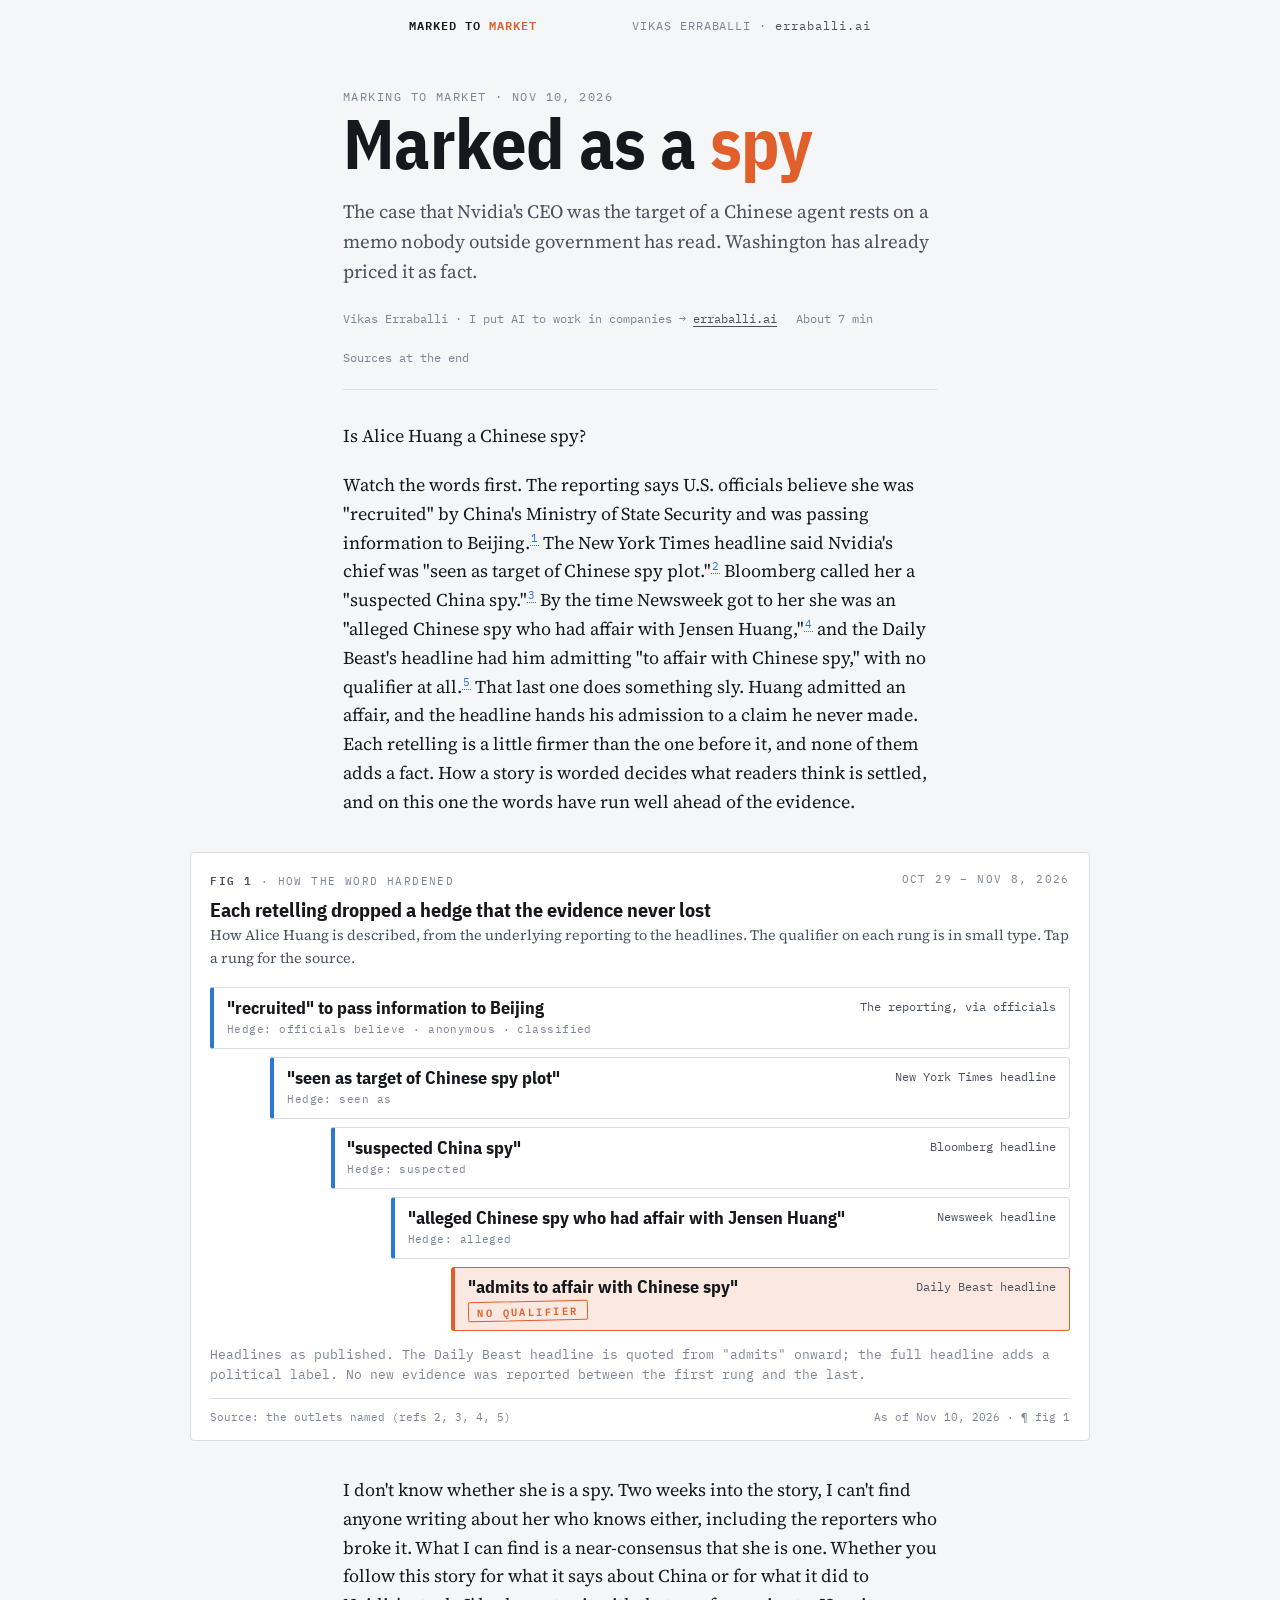
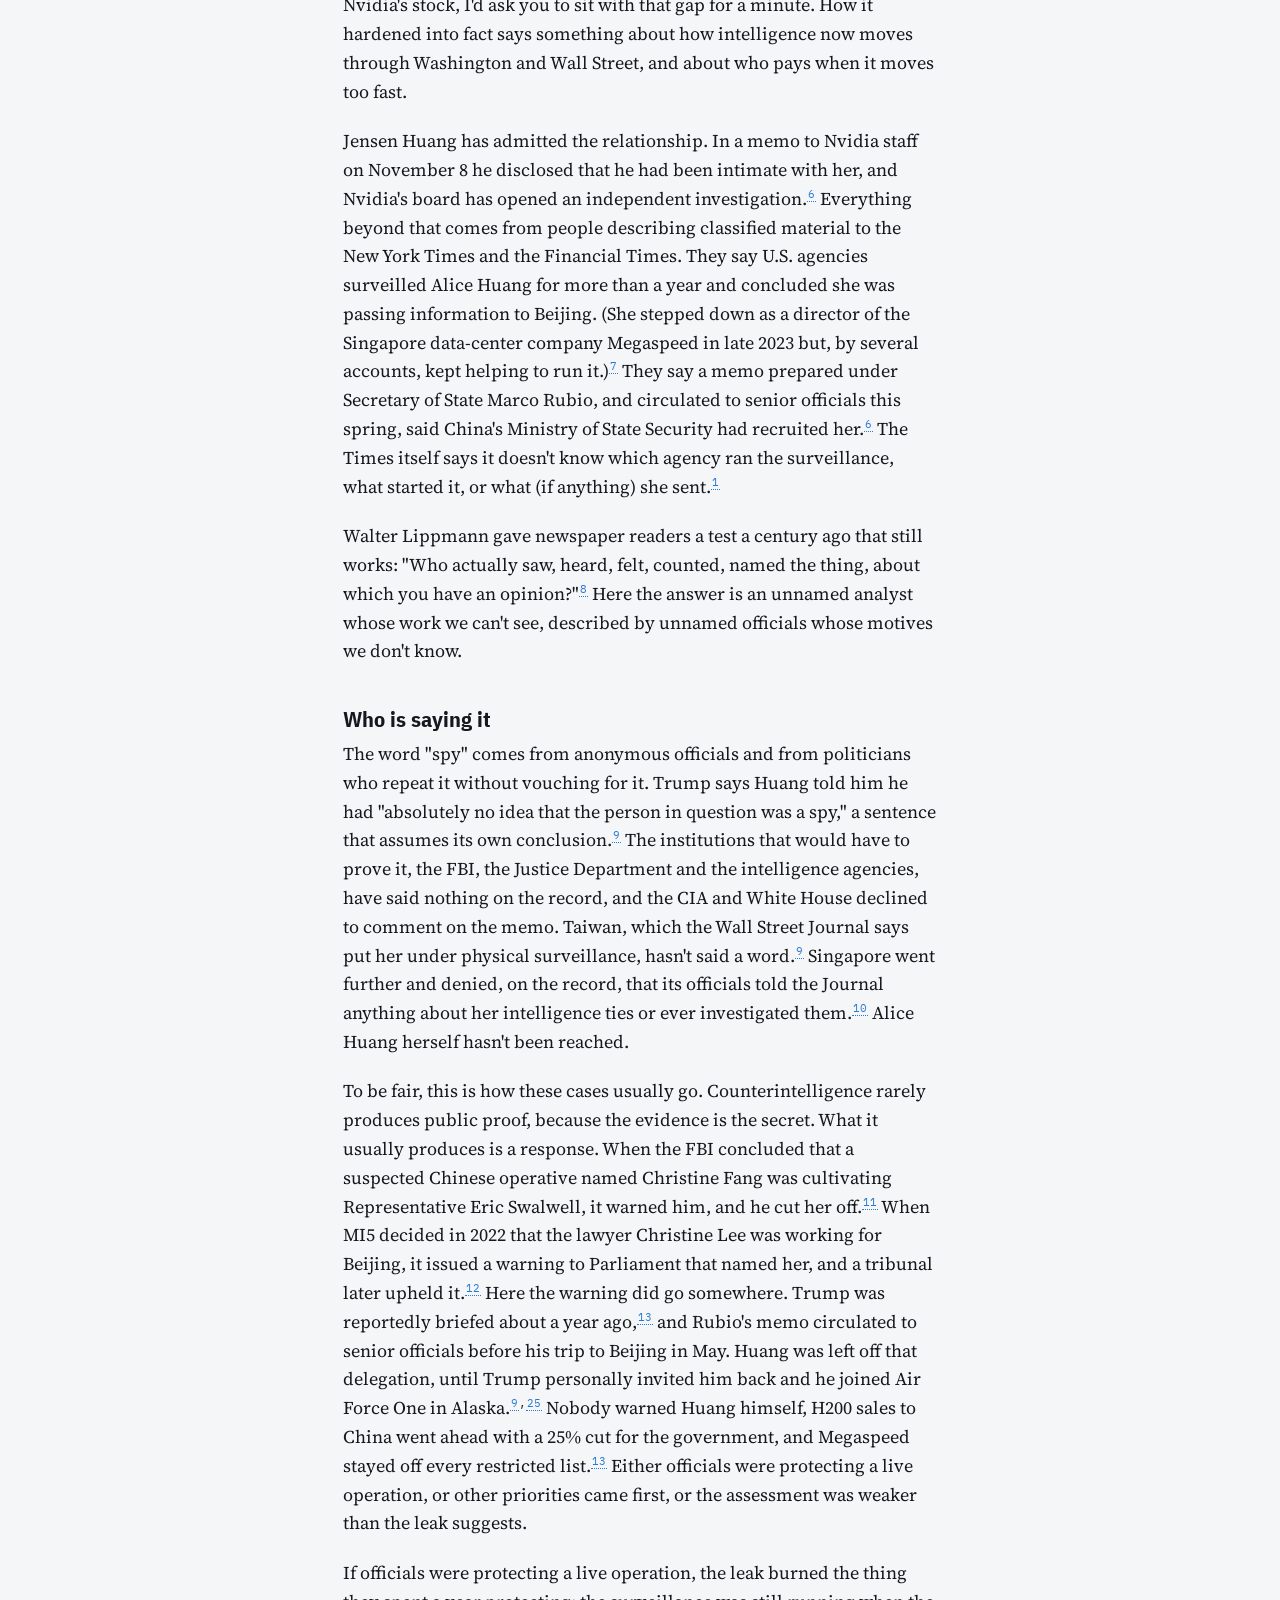
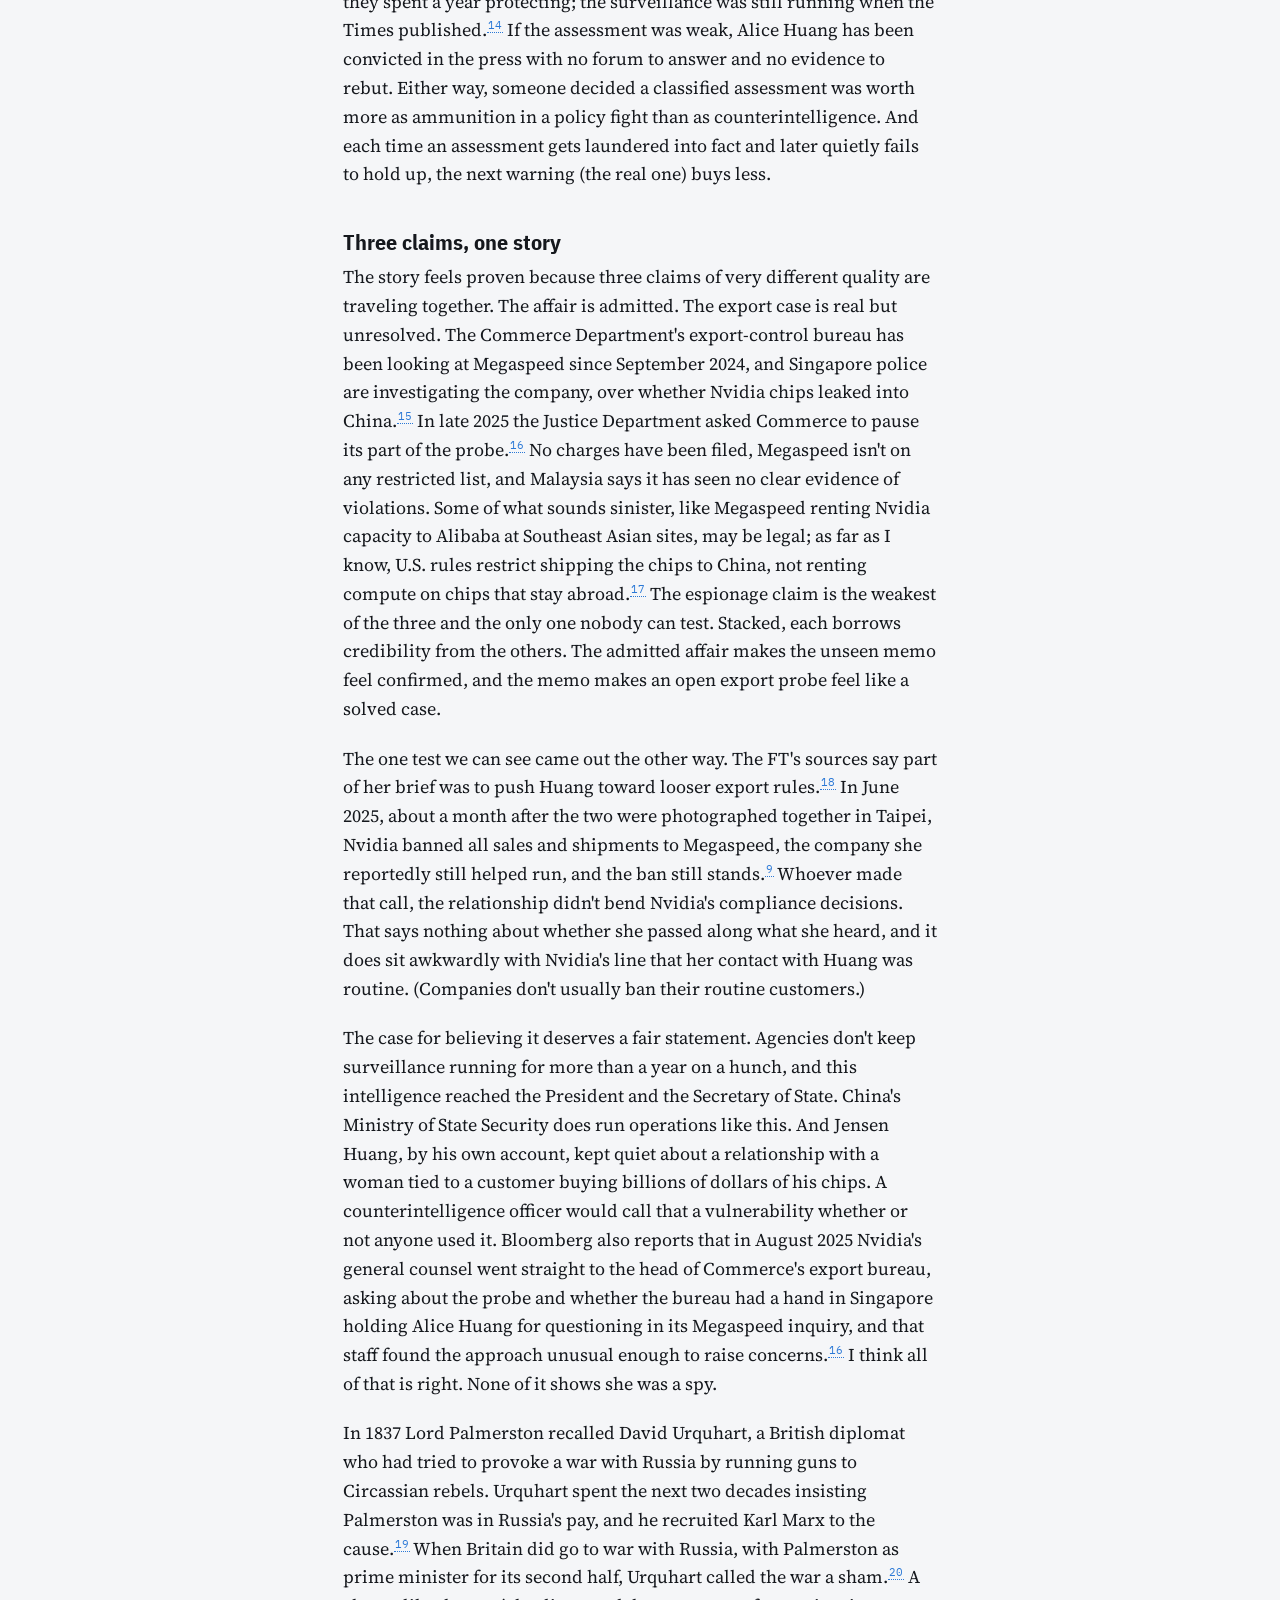
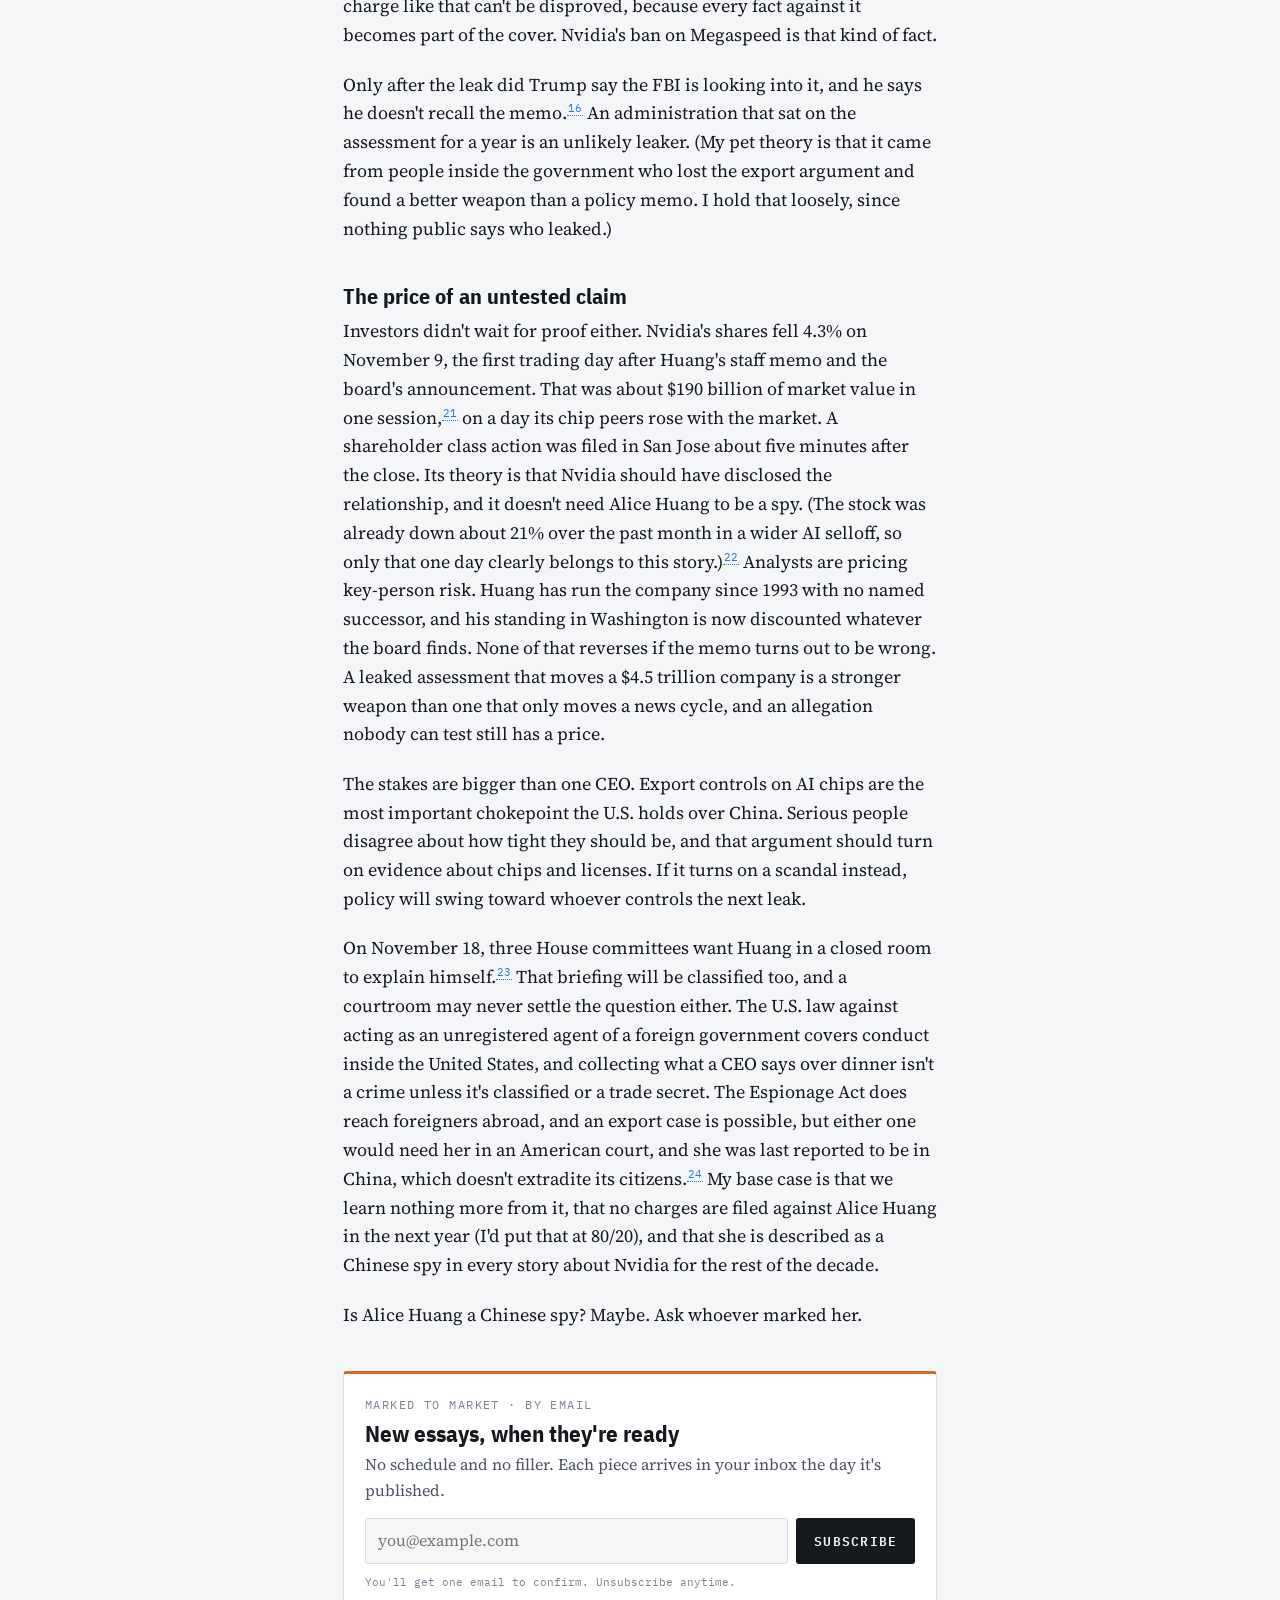
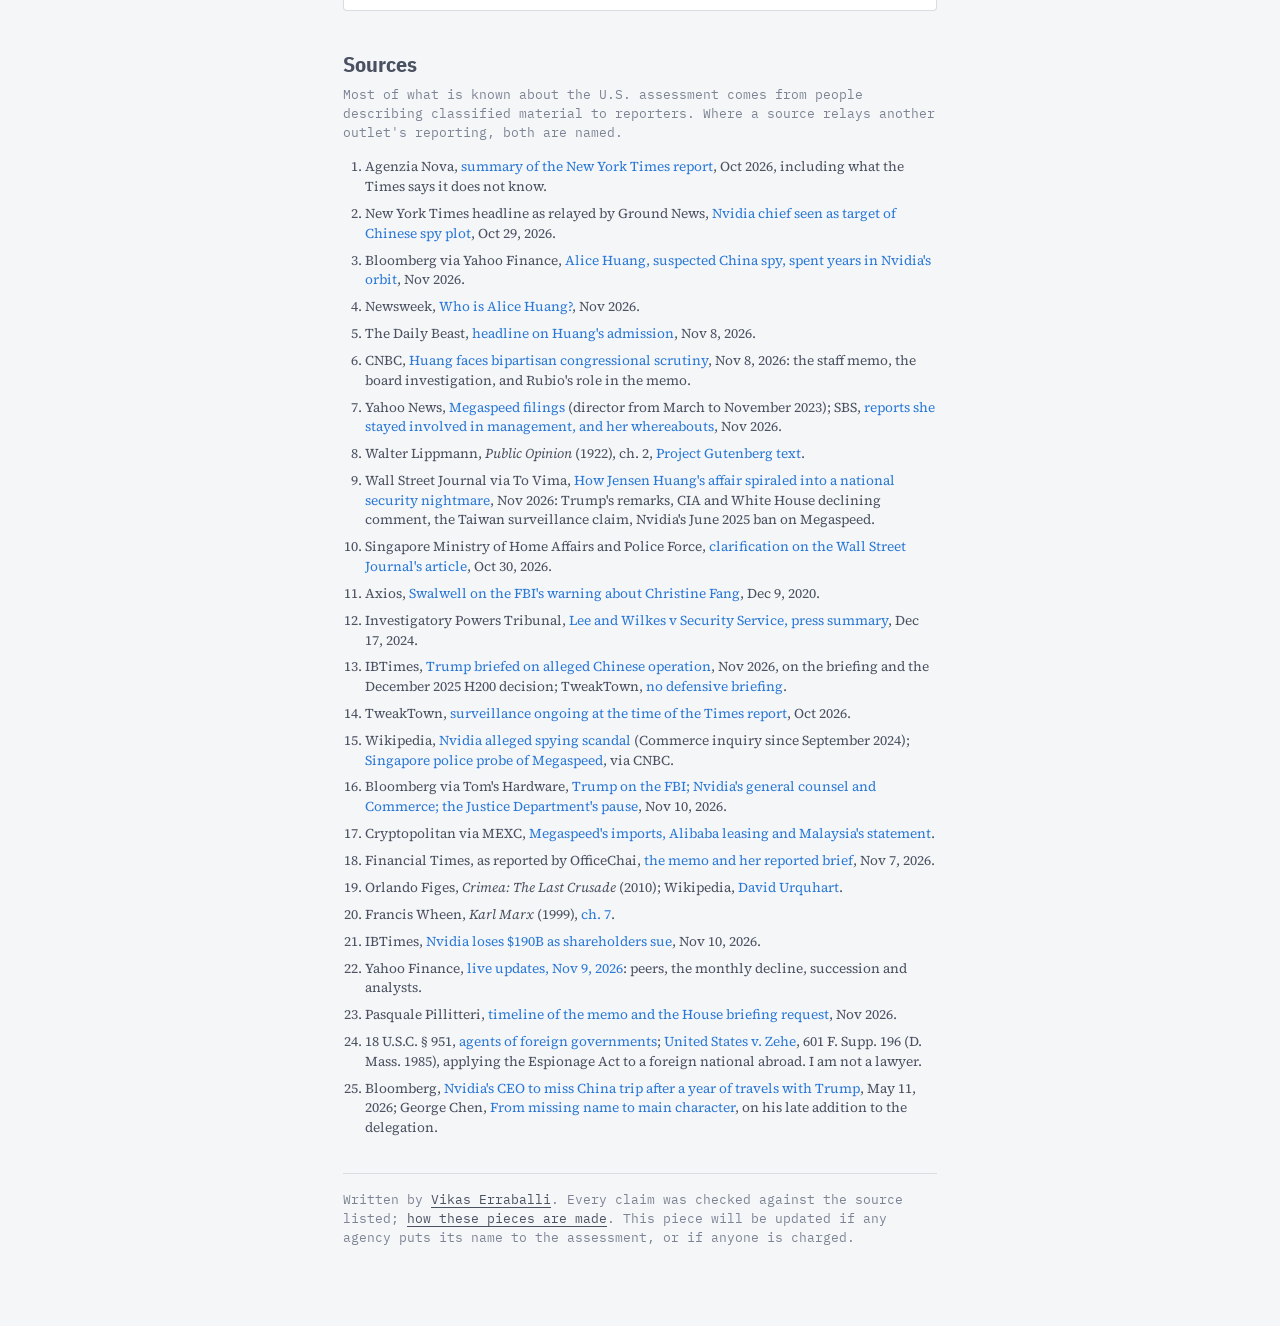
<file: marked-as-a-spy/index.html>
<!doctype html>
<html lang="en">
<head>
<meta charset="utf-8">
<meta name="viewport" content="width=device-width, initial-scale=1, viewport-fit=cover">
<title>Marked as a spy · Marked to Market</title>
<meta name="description" content="The case that Nvidia's CEO was the target of a Chinese agent rests on a memo nobody outside government has read. Washington has already priced it as fact.">
<meta property="og:title" content="Marked as a spy">
<meta property="og:description" content="The case that Nvidia's CEO was the target of a Chinese agent rests on a memo nobody outside government has read. Washington has already priced it as fact.">
<meta property="og:type" content="article">
<meta property="og:url" content="https://vikase.github.io/marked-to-market/marked-as-a-spy/">
<meta property="og:site_name" content="Marked to Market">
<meta property="og:image" content="https://vikase.github.io/marked-to-market/marked-as-a-spy/share.png">
<meta property="og:image:width" content="1200">
<meta property="og:image:height" content="630">
<meta property="og:image:alt" content="Marked as a spy: how the words used for Alice Huang hardened from &quot;recruited&quot; in the reporting to an unqualified &quot;Chinese spy&quot; in the headlines, stamped No qualifier.">
<meta name="twitter:card" content="summary_large_image">
<link rel="icon" href="../favicon.svg" type="image/svg+xml">
<link rel="stylesheet" href="https://fonts.googleapis.com/css2?family=Source+Serif+4:ital,opsz,wght@0,8..60,400;0,8..60,600;1,8..60,400&family=IBM+Plex+Sans+Condensed:wght@600;700&family=IBM+Plex+Mono:wght@400;500;600&display=swap">
<link rel="stylesheet" href="../assets/mtm.css">
<style>
/* Piece-level figure styles. Tokens, figure anatomy, stamp and notes live in ../assets/mtm.css. */
.hl{color:var(--pos)}
/* fig 1: the word ladder */
.ladder{display:grid;gap:.5rem;margin-top:.4rem}
.ladder .rung{display:grid;grid-template-columns:minmax(0,1fr) max-content;gap:.2rem 1rem;align-items:center;
  margin-left:calc(var(--i) * 7%);padding:.55rem .8rem;border:1px solid var(--rule);border-left:4px solid var(--book);
  border-radius:3px;background:var(--paper);transition:opacity .6s ease-out,transform .6s ease-out}
.ladder .w{font-family:var(--display);font-weight:700;font-size:1.15rem;line-height:1.15;color:var(--ink)}
.ladder .w s{color:var(--ink-3);text-decoration-thickness:1px}
.ladder .src{font-family:var(--mono);font-size:.72rem;color:var(--ink-2);text-align:right;white-space:nowrap}
.ladder .hedge{grid-column:1/-1;font-family:var(--mono);font-size:.7rem;color:var(--ink-3);letter-spacing:.04em}
.ladder .rung.top{border-color:var(--pos);border-left-color:var(--pos);background:var(--pos-soft)}
.ladder .rung.top .hedge{color:var(--pos);font-weight:600}
.ladder .rung .stamp{justify-self:start}
.pre .ladder .rung{opacity:0;transform:translateY(8px)}
@media (max-width:560px){
  .ladder .rung{margin-left:calc(var(--i) * 3%);grid-template-columns:1fr}
  .ladder .src{text-align:left}
}
</style>
</head>
<body>
<nav class="site-nav"><a href="../">Marked to <span class="m">Market</span></a><span>Vikas Erraballi · <a href="https://erraballi.ai/?utm_source=marked-to-market&amp;utm_campaign=site">erraballi.ai</a></span></nav>

<header class="hero col">
  <div class="eyebrow">Marking to market · Nov 10, 2026</div>
  <h1>Marked as a <span class="hl">spy</span></h1>
  <p class="dek">The case that Nvidia's CEO was the target of a Chinese agent rests on a memo nobody outside government has read. Washington has already priced it as fact.</p>
  <div class="byline"><span>Vikas Erraballi · I put AI to work in companies → <a href="https://erraballi.ai/?utm_source=marked-to-market&amp;utm_campaign=marked-as-a-spy">erraballi.ai</a></span><span>About 7 min</span><span>Sources at the end</span></div>
</header>

<main class="col">
<p>Is Alice Huang a Chinese spy?</p>

<p>Watch the words first. The reporting says U.S. officials believe she was "recruited" by China's Ministry of State Security and was passing information to Beijing.<sup class="fn"><a href="#r1">1</a></sup> The New York Times headline said Nvidia's chief was "seen as target of Chinese spy plot."<sup class="fn"><a href="#r2">2</a></sup> Bloomberg called her a "suspected China spy."<sup class="fn"><a href="#r3">3</a></sup> By the time Newsweek got to her she was an "alleged Chinese spy who had affair with Jensen Huang,"<sup class="fn"><a href="#r4">4</a></sup> and the Daily Beast's headline had him admitting "to affair with Chinese spy," with no qualifier at all.<sup class="fn"><a href="#r5">5</a></sup> That last one does something sly. Huang admitted an affair, and the headline hands his admission to a claim he never made. Each retelling is a little firmer than the one before it, and none of them adds a fact. How a story is worded decides what readers think is settled, and on this one the words have run well ahead of the evidence.</p>
</main>

<div class="wide">
<figure id="fig-1" data-anim>
  <p class="kick"><span><b>Fig 1</b> · How the word hardened</span><span>Oct 29 – Nov 8, 2026</span></p>
  <p class="ftitle">Each retelling dropped a hedge that the evidence never lost</p>
  <p class="fsub">How Alice Huang is described, from the underlying reporting to the headlines. The qualifier on each rung is in small type. Tap a rung for the source.</p>
  <div class="ladder">
    <div class="rung" style="--i:0" data-note="NYT and FT reporting, citing people briefed on a classified U.S. assessment. No document has been published.">
      <span class="w">"recruited" to pass information to Beijing</span><span class="src">The reporting, via officials</span>
      <span class="hedge">Hedge: officials believe · anonymous · classified</span>
    </div>
    <div class="rung" style="--i:1" data-note="New York Times headline, Oct 29, 2026: Nvidia's chief seen as target of Chinese spy plot.">
      <span class="w">"seen as target of Chinese spy plot"</span><span class="src">New York Times headline</span>
      <span class="hedge">Hedge: seen as</span>
    </div>
    <div class="rung" style="--i:2" data-note="Bloomberg headline: Alice Huang, Suspected China Spy, Spent Years in Nvidia's Orbit.">
      <span class="w">"suspected China spy"</span><span class="src">Bloomberg headline</span>
      <span class="hedge">Hedge: suspected</span>
    </div>
    <div class="rung" style="--i:3" data-note="Newsweek headline: Who Is Alice Huang? Alleged Chinese spy who had affair with Jensen Huang.">
      <span class="w">"alleged Chinese spy who had affair with Jensen Huang"</span><span class="src">Newsweek headline</span>
      <span class="hedge">Hedge: alleged</span>
    </div>
    <div class="rung top" style="--i:4" data-note="Daily Beast headline, Nov 8, 2026. Huang admitted an affair; he did not say she was a spy.">
      <span class="w">"admits to affair with Chinese spy"</span><span class="src">Daily Beast headline</span>
      <span class="hedge"><span class="stamp">No qualifier</span></span>
    </div>
  </div>
  <figcaption>Headlines as published. The Daily Beast headline is quoted from "admits" onward; the full headline adds a political label. No new evidence was reported between the first rung and the last.</figcaption>
  <div class="ticker"><span>Source: the outlets named (<a href="#r2">refs 2</a>, <a href="#r3">3</a>, <a href="#r4">4</a>, <a href="#r5">5</a>)</span>
    <span class="asof">As of Nov 10, 2026 · <a href="#fig-1">¶ fig 1</a></span></div>
</figure>
</div>

<main class="col">
<p>I don't know whether she is a spy. Two weeks into the story, I can't find anyone writing about her who knows either, including the reporters who broke it. What I can find is a near-consensus that she is one. Whether you follow this story for what it says about China or for what it did to Nvidia's stock, I'd ask you to sit with that gap for a minute. How it hardened into fact says something about how intelligence now moves through Washington and Wall Street, and about who pays when it moves too fast.</p>

<p>Jensen Huang has admitted the relationship. In a memo to Nvidia staff on November 8 he disclosed that he had been intimate with her, and Nvidia's board has opened an independent investigation.<sup class="fn"><a href="#r6">6</a></sup> Everything beyond that comes from people describing classified material to the New York Times and the Financial Times. They say U.S. agencies surveilled Alice Huang for more than a year and concluded she was passing information to Beijing. (She stepped down as a director of the Singapore data-center company Megaspeed in late 2023 but, by several accounts, kept helping to run it.)<sup class="fn"><a href="#r7">7</a></sup> They say a memo prepared under Secretary of State Marco Rubio, and circulated to senior officials this spring, said China's Ministry of State Security had recruited her.<sup class="fn"><a href="#r6">6</a></sup> The Times itself says it doesn't know which agency ran the surveillance, what started it, or what (if anything) she sent.<sup class="fn"><a href="#r1">1</a></sup></p>

<p>Walter Lippmann gave newspaper readers a test a century ago that still works: "Who actually saw, heard, felt, counted, named the thing, about which you have an opinion?"<sup class="fn"><a href="#r8">8</a></sup> Here the answer is an unnamed analyst whose work we can't see, described by unnamed officials whose motives we don't know.</p>

<h2>Who is saying it</h2>
<p>The word "spy" comes from anonymous officials and from politicians who repeat it without vouching for it. Trump says Huang told him he had "absolutely no idea that the person in question was a spy," a sentence that assumes its own conclusion.<sup class="fn"><a href="#r9">9</a></sup> The institutions that would have to prove it, the FBI, the Justice Department and the intelligence agencies, have said nothing on the record, and the CIA and White House declined to comment on the memo. Taiwan, which the Wall Street Journal says put her under physical surveillance, hasn't said a word.<sup class="fn"><a href="#r9">9</a></sup> Singapore went further and denied, on the record, that its officials told the Journal anything about her intelligence ties or ever investigated them.<sup class="fn"><a href="#r10">10</a></sup> Alice Huang herself hasn't been reached.</p>

<p>To be fair, this is how these cases usually go. Counterintelligence rarely produces public proof, because the evidence is the secret. What it usually produces is a response. When the FBI concluded that a suspected Chinese operative named Christine Fang was cultivating Representative Eric Swalwell, it warned him, and he cut her off.<sup class="fn"><a href="#r11">11</a></sup> When MI5 decided in 2022 that the lawyer Christine Lee was working for Beijing, it issued a warning to Parliament that named her, and a tribunal later upheld it.<sup class="fn"><a href="#r12">12</a></sup> Here the warning did go somewhere. Trump was reportedly briefed about a year ago,<sup class="fn"><a href="#r13">13</a></sup> and Rubio's memo circulated to senior officials before his trip to Beijing in May. Huang was left off that delegation, until Trump personally invited him back and he joined Air Force One in Alaska.<sup class="fn"><a href="#r9">9</a>,<a href="#r25">25</a></sup> Nobody warned Huang himself, H200 sales to China went ahead with a 25% cut for the government, and Megaspeed stayed off every restricted list.<sup class="fn"><a href="#r13">13</a></sup> Either officials were protecting a live operation, or other priorities came first, or the assessment was weaker than the leak suggests.</p>

<p>If officials were protecting a live operation, the leak burned the thing they spent a year protecting; the surveillance was still running when the Times published.<sup class="fn"><a href="#r14">14</a></sup> If the assessment was weak, Alice Huang has been convicted in the press with no forum to answer and no evidence to rebut. Either way, someone decided a classified assessment was worth more as ammunition in a policy fight than as counterintelligence. And each time an assessment gets laundered into fact and later quietly fails to hold up, the next warning (the real one) buys less.</p>

<h2>Three claims, one story</h2>
<p>The story feels proven because three claims of very different quality are traveling together. The affair is admitted. The export case is real but unresolved. The Commerce Department's export-control bureau has been looking at Megaspeed since September 2024, and Singapore police are investigating the company, over whether Nvidia chips leaked into China.<sup class="fn"><a href="#r15">15</a></sup> In late 2025 the Justice Department asked Commerce to pause its part of the probe.<sup class="fn"><a href="#r16">16</a></sup> No charges have been filed, Megaspeed isn't on any restricted list, and Malaysia says it has seen no clear evidence of violations. Some of what sounds sinister, like Megaspeed renting Nvidia capacity to Alibaba at Southeast Asian sites, may be legal; as far as I know, U.S. rules restrict shipping the chips to China, not renting compute on chips that stay abroad.<sup class="fn"><a href="#r17">17</a></sup> The espionage claim is the weakest of the three and the only one nobody can test. Stacked, each borrows credibility from the others. The admitted affair makes the unseen memo feel confirmed, and the memo makes an open export probe feel like a solved case.</p>

<p>The one test we can see came out the other way. The FT's sources say part of her brief was to push Huang toward looser export rules.<sup class="fn"><a href="#r18">18</a></sup> In June 2025, about a month after the two were photographed together in Taipei, Nvidia banned all sales and shipments to Megaspeed, the company she reportedly still helped run, and the ban still stands.<sup class="fn"><a href="#r9">9</a></sup> Whoever made that call, the relationship didn't bend Nvidia's compliance decisions. That says nothing about whether she passed along what she heard, and it does sit awkwardly with Nvidia's line that her contact with Huang was routine. (Companies don't usually ban their routine customers.)</p>

<p>The case for believing it deserves a fair statement. Agencies don't keep surveillance running for more than a year on a hunch, and this intelligence reached the President and the Secretary of State. China's Ministry of State Security does run operations like this. And Jensen Huang, by his own account, kept quiet about a relationship with a woman tied to a customer buying billions of dollars of his chips. A counterintelligence officer would call that a vulnerability whether or not anyone used it. Bloomberg also reports that in August 2025 Nvidia's general counsel went straight to the head of Commerce's export bureau, asking about the probe and whether the bureau had a hand in Singapore holding Alice Huang for questioning in its Megaspeed inquiry, and that staff found the approach unusual enough to raise concerns.<sup class="fn"><a href="#r16">16</a></sup> I think all of that is right. None of it shows she was a spy.</p>

<p>In 1837 Lord Palmerston recalled David Urquhart, a British diplomat who had tried to provoke a war with Russia by running guns to Circassian rebels. Urquhart spent the next two decades insisting Palmerston was in Russia's pay, and he recruited Karl Marx to the cause.<sup class="fn"><a href="#r19">19</a></sup> When Britain did go to war with Russia, with Palmerston as prime minister for its second half, Urquhart called the war a sham.<sup class="fn"><a href="#r20">20</a></sup> A charge like that can't be disproved, because every fact against it becomes part of the cover. Nvidia's ban on Megaspeed is that kind of fact.</p>

<p>Only after the leak did Trump say the FBI is looking into it, and he says he doesn't recall the memo.<sup class="fn"><a href="#r16">16</a></sup> An administration that sat on the assessment for a year is an unlikely leaker. (My pet theory is that it came from people inside the government who lost the export argument and found a better weapon than a policy memo. I hold that loosely, since nothing public says who leaked.)</p>

<h2>The price of an untested claim</h2>
<p>Investors didn't wait for proof either. Nvidia's shares fell 4.3% on November 9, the first trading day after Huang's staff memo and the board's announcement. That was about $190 billion of market value in one session,<sup class="fn"><a href="#r21">21</a></sup> on a day its chip peers rose with the market. A shareholder class action was filed in San Jose about five minutes after the close. Its theory is that Nvidia should have disclosed the relationship, and it doesn't need Alice Huang to be a spy. (The stock was already down about 21% over the past month in a wider AI selloff, so only that one day clearly belongs to this story.)<sup class="fn"><a href="#r22">22</a></sup> Analysts are pricing key-person risk. Huang has run the company since 1993 with no named successor, and his standing in Washington is now discounted whatever the board finds. None of that reverses if the memo turns out to be wrong. A leaked assessment that moves a $4.5 trillion company is a stronger weapon than one that only moves a news cycle, and an allegation nobody can test still has a price.</p>

<p>The stakes are bigger than one CEO. Export controls on AI chips are the most important chokepoint the U.S. holds over China. Serious people disagree about how tight they should be, and that argument should turn on evidence about chips and licenses. If it turns on a scandal instead, policy will swing toward whoever controls the next leak.</p>

<p>On November 18, three House committees want Huang in a closed room to explain himself.<sup class="fn"><a href="#r23">23</a></sup> That briefing will be classified too, and a courtroom may never settle the question either. The U.S. law against acting as an unregistered agent of a foreign government covers conduct inside the United States, and collecting what a CEO says over dinner isn't a crime unless it's classified or a trade secret. The Espionage Act does reach foreigners abroad, and an export case is possible, but either one would need her in an American court, and she was last reported to be in China, which doesn't extradite its citizens.<sup class="fn"><a href="#r24">24</a></sup> My base case is that we learn nothing more from it, that no charges are filed against Alice Huang in the next year (I'd put that at 80/20), and that she is described as a Chinese spy in every story about Nvidia for the rest of the decade.</p>

<p>Is Alice Huang a Chinese spy? Maybe. Ask whoever marked her.</p>

<aside class="signup" id="subscribe" aria-labelledby="subscribe-h">
  <span class="eyebrow">Marked to Market · by email</span>
  <h2 id="subscribe-h">New essays, when they're ready</h2>
  <p>No schedule and no filler. Each piece arrives in your inbox the day it's published.</p>
  <form action="https://app.kit.com/forms/10155433/subscriptions" method="post">
    <label for="subscribe-email" class="sr-only">Email address</label>
    <input id="subscribe-email" type="email" name="email_address" placeholder="you@example.com" autocomplete="email" required>
    <button type="submit">Subscribe</button>
  </form>
  <small>You'll get one email to confirm. Unsubscribe anytime.</small>
</aside>

<section class="refs" id="refs">
<h2>Sources</h2>
<p class="note" style="border:0;margin-top:0;padding-top:0">Most of what is known about the U.S. assessment comes from people describing classified material to reporters. Where a source relays another outlet's reporting, both are named.</p>
<ol>
<li id="r1">Agenzia Nova, <a href="https://www.agenzianova.com/en/news/new-york-times-una-confidente-del-capo-di-nvidia-al-servizio-dellintelligence-cinese/">summary of the New York Times report</a>, Oct 2026, including what the Times says it does not know.</li>
<li id="r2">New York Times headline as relayed by Ground News, <a href="https://ground.news/article/nvidia-chief-seen-as-target-of-chinese-spy-plot">Nvidia chief seen as target of Chinese spy plot</a>, Oct 29, 2026.</li>
<li id="r3">Bloomberg via Yahoo Finance, <a href="https://finance.yahoo.com/technology/articles/alice-huang-suspected-china-spy-101526066.html">Alice Huang, suspected China spy, spent years in Nvidia's orbit</a>, Nov 2026.</li>
<li id="r4">Newsweek, <a href="https://www.newsweek.com/alice-huang-alleged-chinese-spy-affair-jensen-huang-12685860">Who is Alice Huang?</a>, Nov 2026.</li>
<li id="r5">The Daily Beast, <a href="https://www.thedailybeast.com/donald-trumps-favorite-tech-lord-jensen-huang-of-nvidia-admits-to-affair-with-chinese-spy">headline on Huang's admission</a>, Nov 8, 2026.</li>
<li id="r6">CNBC, <a href="https://www.cnbc.com/2026/11/08/jensen-huang-nvidia-china-spy-congress.html">Huang faces bipartisan congressional scrutiny</a>, Nov 8, 2026: the staff memo, the board investigation, and Rubio's role in the memo.</li>
<li id="r7">Yahoo News, <a href="https://www.yahoo.com/news/us/articles/alice-huang-megaspeed-executive-center-061818512.html">Megaspeed filings</a> (director from March to November 2023); SBS, <a href="https://news.sbs.co.kr/english/article.do?news_id=N1008839824">reports she stayed involved in management, and her whereabouts</a>, Nov 2026.</li>
<li id="r8">Walter Lippmann, <i>Public Opinion</i> (1922), ch. 2, <a href="https://www.gutenberg.org/ebooks/6456">Project Gutenberg text</a>.</li>
<li id="r9">Wall Street Journal via To Vima, <a href="https://www.tovima.com/wsj/how-jensen-huangs-affair-spiraled-into-a-national-security-nightmare">How Jensen Huang's affair spiraled into a national security nightmare</a>, Nov 2026: Trump's remarks, CIA and White House declining comment, the Taiwan surveillance claim, Nvidia's June 2025 ban on Megaspeed.</li>
<li id="r10">Singapore Ministry of Home Affairs and Police Force, <a href="https://www.police.gov.sg/media-hub/news/2026/10/20261030_clarification_statement_on_wall_street_journals_article">clarification on the Wall Street Journal's article</a>, Oct 30, 2026.</li>
<li id="r11">Axios, <a href="https://www.axios.com/2020/12/09/eric-swalwell-china-spy-investigation-california">Swalwell on the FBI's warning about Christine Fang</a>, Dec 9, 2020.</li>
<li id="r12">Investigatory Powers Tribunal, <a href="https://investigatorypowerstribunal.org.uk/wp-content/uploads/2024/12/Lee-and-Wilkes-v-Security-Service-Press-Summary-IPT-17-December-2024.pdf">Lee and Wilkes v Security Service, press summary</a>, Dec 17, 2024.</li>
<li id="r13">IBTimes, <a href="https://www.ibtimes.co.uk/us-intelligence-jensen-huang-alleged-chinese-asset-1828917">Trump briefed on alleged Chinese operation</a>, Nov 2026, on the briefing and the December 2025 H200 decision; TweakTown, <a href="https://www.tweaktown.com/news/114387/nvidia-pushes-back-against-report-linking-ceo-jensen-huang-to-suspected-chinese-intelligence-asset/index.html">no defensive briefing</a>.</li>
<li id="r14">TweakTown, <a href="https://www.tweaktown.com/news/114387/nvidia-pushes-back-against-report-linking-ceo-jensen-huang-to-suspected-chinese-intelligence-asset/index.html">surveillance ongoing at the time of the Times report</a>, Oct 2026.</li>
<li id="r15">Wikipedia, <a href="https://en.wikipedia.org/wiki/Nvidia_alleged_spying_scandal">Nvidia alleged spying scandal</a> (Commerce inquiry since September 2024); <a href="https://www.mexc.com/news/125729">Singapore police probe of Megaspeed</a>, via CNBC.</li>
<li id="r16">Bloomberg via Tom's Hardware, <a href="https://www.tomshardware.com/tech-industry/policy/president-trump-says-the-fbi-is-investigating-jensen-huangs-affair-nvidia-also-accused-of-intervening-in-megaspeed-chip-smuggling-investigation">Trump on the FBI; Nvidia's general counsel and Commerce; the Justice Department's pause</a>, Nov 10, 2026.</li>
<li id="r17">Cryptopolitan via MEXC, <a href="https://www.mexc.com/news/327999">Megaspeed's imports, Alibaba leasing and Malaysia's statement</a>.</li>
<li id="r18">Financial Times, as reported by OfficeChai, <a href="https://officechai.com/ai/jensen-huang-had-a-romantic-relationship-with-alleged-chinese-spy-alice-huang-ft-reports/">the memo and her reported brief</a>, Nov 7, 2026.</li>
<li id="r19">Orlando Figes, <i>Crimea: The Last Crusade</i> (2010); Wikipedia, <a href="https://en.wikipedia.org/wiki/David_Urquhart">David Urquhart</a>.</li>
<li id="r20">Francis Wheen, <i>Karl Marx</i> (1999), <a href="https://www.marxists.org/archive/marx/bio/marx/wheen/ch07.htm">ch. 7</a>.</li>
<li id="r21">IBTimes, <a href="https://www.ibtimes.co.uk/nvidia-shareholders-lawsuit-jensen-huang-allegations-1831298">Nvidia loses $190B as shareholders sue</a>, Nov 10, 2026.</li>
<li id="r22">Yahoo Finance, <a href="https://finance.yahoo.com/technology/live/nvidia-scandal-live-updates-nvidia-stock--board-investigates-ceo-jensen-huang-affair-alleged-chinese-spy-163130372.html">live updates, Nov 9, 2026</a>: peers, the monthly decline, succession and analysts.</li>
<li id="r23">Pasquale Pillitteri, <a href="https://pasqualepillitteri.it/en/news/30728/congress-asks-jensen-huang-alleged-chinese-spy-alice-huang">timeline of the memo and the House briefing request</a>, Nov 2026.</li>
<li id="r24">18 U.S.C. § 951, <a href="https://uscode.house.gov/us/usc/119-121/t18/s951/">agents of foreign governments</a>; <a href="https://law.justia.com/cases/federal/district-courts/FSupp/601/196/1734505/">United States v. Zehe</a>, 601 F. Supp. 196 (D. Mass. 1985), applying the Espionage Act to a foreign national abroad. I am not a lawyer.</li>
<li id="r25">Bloomberg, <a href="https://www.bloomberg.com/news/articles/2026-05-11/nvidia-s-ceo-to-miss-china-trip-after-year-of-travels-with-trump">Nvidia's CEO to miss China trip after a year of travels with Trump</a>, May 11, 2026; George Chen, <a href="https://georgechen.substack.com/p/from-missing-name-to-main-character">From missing name to main character</a>, on his late addition to the delegation.</li>
</ol>
</section>
<p class="note">Written by <a href="https://erraballi.ai/?utm_source=marked-to-market&amp;utm_campaign=marked-as-a-spy">Vikas Erraballi</a>. Every claim was checked against the source listed; <a href="../how-i-built-a-writing-system/">how these pieces are made</a>. This piece will be updated if any agency puts its name to the assessment, or if anyone is charged.</p>
</main>

<script src="../assets/mtm.js" defer></script>
</body>
</html>
</file>
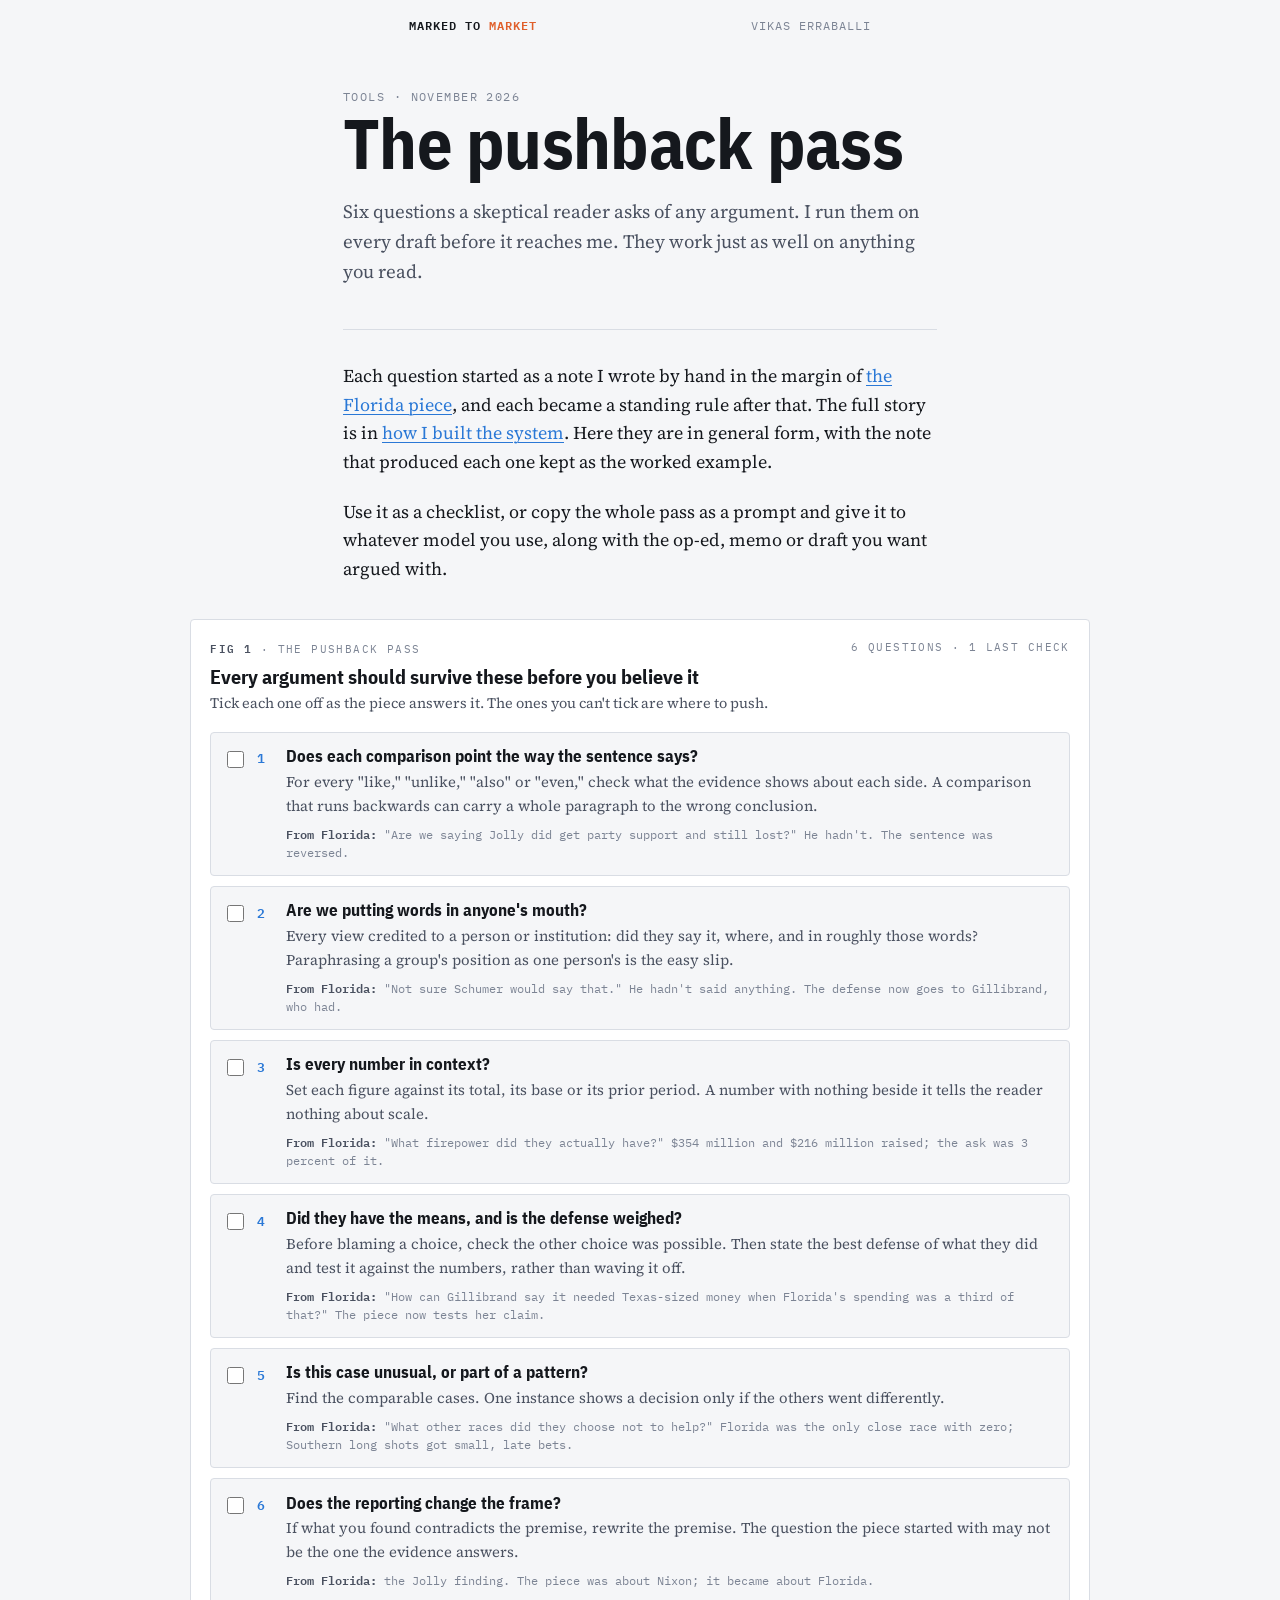
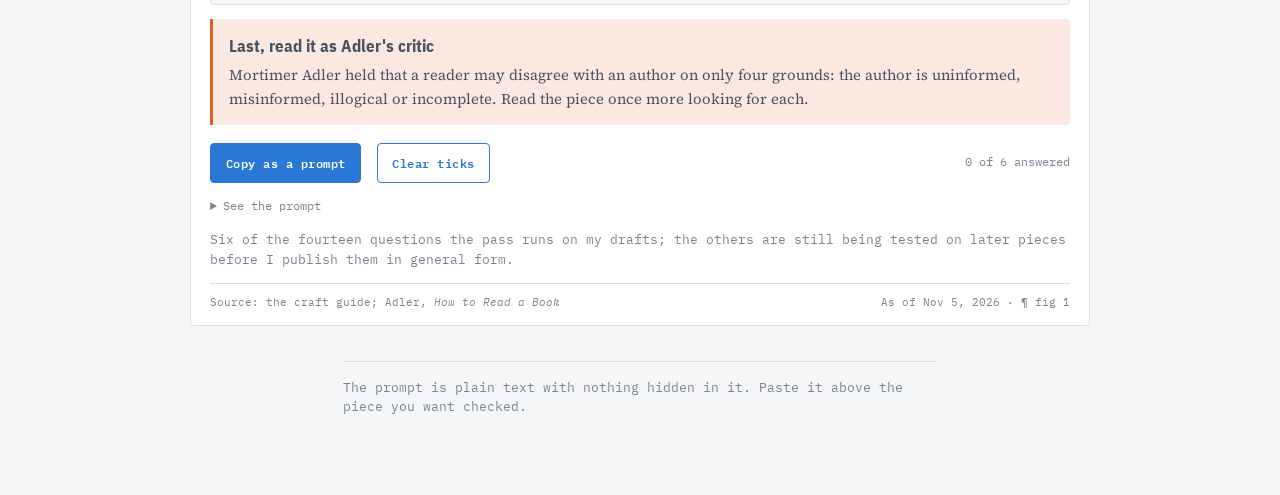
<file: pushback-pass/index.html>
<!doctype html>
<html lang="en">
<head>
<meta charset="utf-8">
<meta name="viewport" content="width=device-width, initial-scale=1, viewport-fit=cover">
<title>The pushback pass · Marked to Market</title>
<meta name="description" content="Six questions a skeptical reader asks of any argument, each with the note it came from, and a button that copies them as a prompt you can run on anything you read or write.">
<meta property="og:title" content="The pushback pass">
<meta property="og:description" content="Six questions a skeptical reader asks of any argument, each with the note it came from. Run them on anything you read or write.">
<meta property="og:type" content="article">
<meta property="og:url" content="https://vikase.github.io/marked-to-market/pushback-pass/">
<meta property="og:site_name" content="Marked to Market">
<meta property="og:image" content="https://vikase.github.io/marked-to-market/pushback-pass/share.png">
<meta property="og:image:width" content="1200">
<meta property="og:image:height" content="630">
<meta property="og:image:alt" content="The pushback pass: six questions a skeptical reader asks of any argument.">
<meta name="twitter:card" content="summary_large_image">
<link rel="icon" href="../favicon.svg" type="image/svg+xml">
<link rel="stylesheet" href="https://fonts.googleapis.com/css2?family=Source+Serif+4:ital,opsz,wght@0,8..60,400;0,8..60,600;1,8..60,400&family=IBM+Plex+Sans+Condensed:wght@600;700&family=IBM+Plex+Mono:wght@400;500;600&display=swap">
<link rel="stylesheet" href="../assets/mtm.css">
<style>
/* Piece-level styles: a checklist figure. Tokens and figure anatomy live in ../assets/mtm.css. */
.pass{list-style:none;margin:0;padding:0;display:grid;gap:.6rem;counter-reset:q}
.pass li{counter-increment:q;background:var(--bg);border:1px solid var(--rule);border-radius:4px}
.pass label{display:grid;grid-template-columns:auto auto 1fr;gap:.2rem .8rem;align-items:start;padding:.85rem 1rem;cursor:pointer}
.pass input{margin:.3rem 0 0;width:1.05rem;height:1.05rem;accent-color:var(--book)}
.pass .n{font-family:var(--mono);font-weight:600;font-size:.8rem;color:var(--book);padding-top:.15rem;min-width:2ch}
.pass .n::before{content:counter(q)}
.pass .q{font-family:var(--display);font-weight:700;font-size:1.05rem;line-height:1.2;margin:0 0 .3rem}
.pass .how{font-size:.93rem;color:var(--ink-2);margin:0 0 .45rem}
.pass .ex{font-family:var(--mono);font-size:.74rem;line-height:1.5;color:var(--ink-3);margin:0}
.pass .ex b{color:var(--ink-2);font-weight:600}
.pass li:has(input:checked){border-color:var(--book);background:var(--book-soft)}
.pass li:has(input:checked) .q{text-decoration:line-through;text-decoration-color:var(--book);text-decoration-thickness:2px}
.last{margin:.9rem 0 0;padding:.85rem 1rem;border-left:3px solid var(--pos);background:var(--pos-soft);border-radius:0 4px 4px 0}
.last .q{font-family:var(--display);font-weight:700;font-size:1.05rem;margin:0 0 .3rem}
.last p{margin:0;font-size:.93rem;color:var(--ink-2)}
.tools{display:flex;gap:.6rem 1rem;flex-wrap:wrap;align-items:center;margin:1.1rem 0 0}
.btn{font-family:var(--mono);font-size:.78rem;font-weight:600;letter-spacing:.04em;padding:.55rem .9rem;border-radius:4px;border:1px solid var(--book);background:var(--book);color:#fff;cursor:pointer}
.btn.ghost{background:transparent;color:var(--book)}
.btn:hover{filter:brightness(1.08)}
.status{font-family:var(--mono);font-size:.74rem;color:var(--ink-3)}
.count{font-family:var(--mono);font-size:.74rem;color:var(--ink-3);margin-left:auto}
details.prompt{margin-top:.9rem}
details.prompt summary{font-family:var(--mono);font-size:.74rem;color:var(--ink-3);cursor:pointer}
details.prompt pre{white-space:pre-wrap;font-family:var(--mono);font-size:.74rem;line-height:1.5;color:var(--ink-2);background:var(--bg);border:1px solid var(--rule);border-radius:4px;padding:.8rem;margin:.5rem 0 0}
@media (max-width:520px){body{font-size:17px} figure{padding:1rem .8rem} .pass label{padding:.75rem .8rem} .count{margin-left:0;width:100%}}
</style>
</head>
<body>
<nav class="site-nav"><a href="../">Marked to <span class="m">Market</span></a><span>Vikas Erraballi</span></nav>

<header class="hero col">
  <div class="eyebrow">Tools · November 2026</div>
  <h1>The pushback pass</h1>
  <p class="dek">Six questions a skeptical reader asks of any argument. I run them on every draft before it reaches me. They work just as well on anything you read.</p>
</header>

<main class="col">
<p>Each question started as a note I wrote by hand in the margin of <a href="../florida-priced-at-zero/">the Florida piece</a>, and each became a standing rule after that. The full story is in <a href="../how-i-built-a-writing-system/">how I built the system</a>. Here they are in general form, with the note that produced each one kept as the worked example.</p>
<p>Use it as a checklist, or copy the whole pass as a prompt and give it to whatever model you use, along with the op-ed, memo or draft you want argued with.</p>
</main>

<div class="wide">
<figure id="fig-1">
  <p class="kick"><span><b>Fig 1</b> · The pushback pass</span><span>6 questions · 1 last check</span></p>
  <p class="ftitle">Every argument should survive these before you believe it</p>
  <p class="fsub">Tick each one off as the piece answers it. The ones you can't tick are where to push.</p>
  <ol class="pass" id="pass">
    <li><label><input type="checkbox"><span class="n"></span><span>
      <p class="q">Does each comparison point the way the sentence says?</p>
      <p class="how">For every "like," "unlike," "also" or "even," check what the evidence shows about each side. A comparison that runs backwards can carry a whole paragraph to the wrong conclusion.</p>
      <p class="ex"><b>From Florida:</b> "Are we saying Jolly did get party support and still lost?" He hadn't. The sentence was reversed.</p>
    </span></label></li>
    <li><label><input type="checkbox"><span class="n"></span><span>
      <p class="q">Are we putting words in anyone's mouth?</p>
      <p class="how">Every view credited to a person or institution: did they say it, where, and in roughly those words? Paraphrasing a group's position as one person's is the easy slip.</p>
      <p class="ex"><b>From Florida:</b> "Not sure Schumer would say that." He hadn't said anything. The defense now goes to Gillibrand, who had.</p>
    </span></label></li>
    <li><label><input type="checkbox"><span class="n"></span><span>
      <p class="q">Is every number in context?</p>
      <p class="how">Set each figure against its total, its base or its prior period. A number with nothing beside it tells the reader nothing about scale.</p>
      <p class="ex"><b>From Florida:</b> "What firepower did they actually have?" $354 million and $216 million raised; the ask was 3 percent of it.</p>
    </span></label></li>
    <li><label><input type="checkbox"><span class="n"></span><span>
      <p class="q">Did they have the means, and is the defense weighed?</p>
      <p class="how">Before blaming a choice, check the other choice was possible. Then state the best defense of what they did and test it against the numbers, rather than waving it off.</p>
      <p class="ex"><b>From Florida:</b> "How can Gillibrand say it needed Texas-sized money when Florida's spending was a third of that?" The piece now tests her claim.</p>
    </span></label></li>
    <li><label><input type="checkbox"><span class="n"></span><span>
      <p class="q">Is this case unusual, or part of a pattern?</p>
      <p class="how">Find the comparable cases. One instance shows a decision only if the others went differently.</p>
      <p class="ex"><b>From Florida:</b> "What other races did they choose not to help?" Florida was the only close race with zero; Southern long shots got small, late bets.</p>
    </span></label></li>
    <li><label><input type="checkbox"><span class="n"></span><span>
      <p class="q">Does the reporting change the frame?</p>
      <p class="how">If what you found contradicts the premise, rewrite the premise. The question the piece started with may not be the one the evidence answers.</p>
      <p class="ex"><b>From Florida:</b> the Jolly finding. The piece was about Nixon; it became about Florida.</p>
    </span></label></li>
  </ol>
  <div class="last">
    <p class="q">Last, read it as Adler's critic</p>
    <p>Mortimer Adler held that a reader may disagree with an author on only four grounds: the author is uninformed, misinformed, illogical or incomplete. Read the piece once more looking for each.</p>
  </div>
  <div class="tools">
    <button class="btn" type="button" id="copy">Copy as a prompt</button>
    <button class="btn ghost" type="button" id="reset">Clear ticks</button>
    <span class="status" id="status" role="status" aria-live="polite"></span>
    <span class="count" id="count">0 of 6 answered</span>
  </div>
  <details class="prompt"><summary>See the prompt</summary><pre id="prompt"></pre></details>
  <figcaption>Six of the fourteen questions the pass runs on my drafts; the others are still being tested on later pieces before I publish them in general form.</figcaption>
  <div class="ticker"><span>Source: the craft guide; Adler, <a href="https://en.wikipedia.org/wiki/How_to_Read_a_Book"><i>How to Read a Book</i></a></span><span class="asof">As of Nov 5, 2026 · <a href="#fig-1">¶ fig 1</a></span></div>
</figure>
</div>

<main class="col">
<p class="note">The prompt is plain text with nothing hidden in it. Paste it above the piece you want checked.</p>
</main>

<script src="../assets/mtm.js"></script>
<script>
(function(){
  var items = Array.prototype.slice.call(document.querySelectorAll("#pass li"));
  var lines = items.map(function(li, i){
    return (i + 1) + ". " + li.querySelector(".q").textContent.trim() + " " + li.querySelector(".how").textContent.trim();
  });
  var last = document.querySelector(".last p:last-child").textContent.trim();
  var prompt = "Read the piece below as a skeptical, intelligent reader. Work through each question in order. For each, quote the sentence or claim it applies to, say whether the piece passes, and if it doesn't, say what it would take to fix it. Be specific; don't praise.\n\n" +
    lines.join("\n") +
    "\n\nLast check: " + last +
    "\n\nEnd with the single weakest point in the argument.\n\nThe piece:\n";
  document.getElementById("prompt").textContent = prompt;

  var status = document.getElementById("status");
  function say(t){ status.textContent = t; setTimeout(function(){ status.textContent = ""; }, 2400); }
  document.getElementById("copy").addEventListener("click", function(){
    function fallback(){
      var ta = document.createElement("textarea"); ta.value = prompt; ta.setAttribute("readonly", "");
      ta.style.position = "fixed"; ta.style.opacity = "0"; document.body.appendChild(ta); ta.select();
      var ok = false; try { ok = document.execCommand("copy"); } catch (e) {}
      document.body.removeChild(ta);
      say(ok ? "Copied." : "Couldn't copy. Open \"See the prompt\" and copy it from there.");
    }
    if (navigator.clipboard && navigator.clipboard.writeText) {
      navigator.clipboard.writeText(prompt).then(function(){ say("Copied. Paste it above the piece you want checked."); }, fallback);
    } else { fallback(); }
  });

  var boxes = items.map(function(li){ return li.querySelector("input"); });
  var count = document.getElementById("count");
  function update(){ var n = boxes.filter(function(b){ return b.checked; }).length; count.textContent = n + " of " + boxes.length + " answered"; }
  boxes.forEach(function(b){ b.addEventListener("change", update); });
  document.getElementById("reset").addEventListener("click", function(){ boxes.forEach(function(b){ b.checked = false; }); update(); });
  update();
})();
</script>
</body>
</html>
</file>
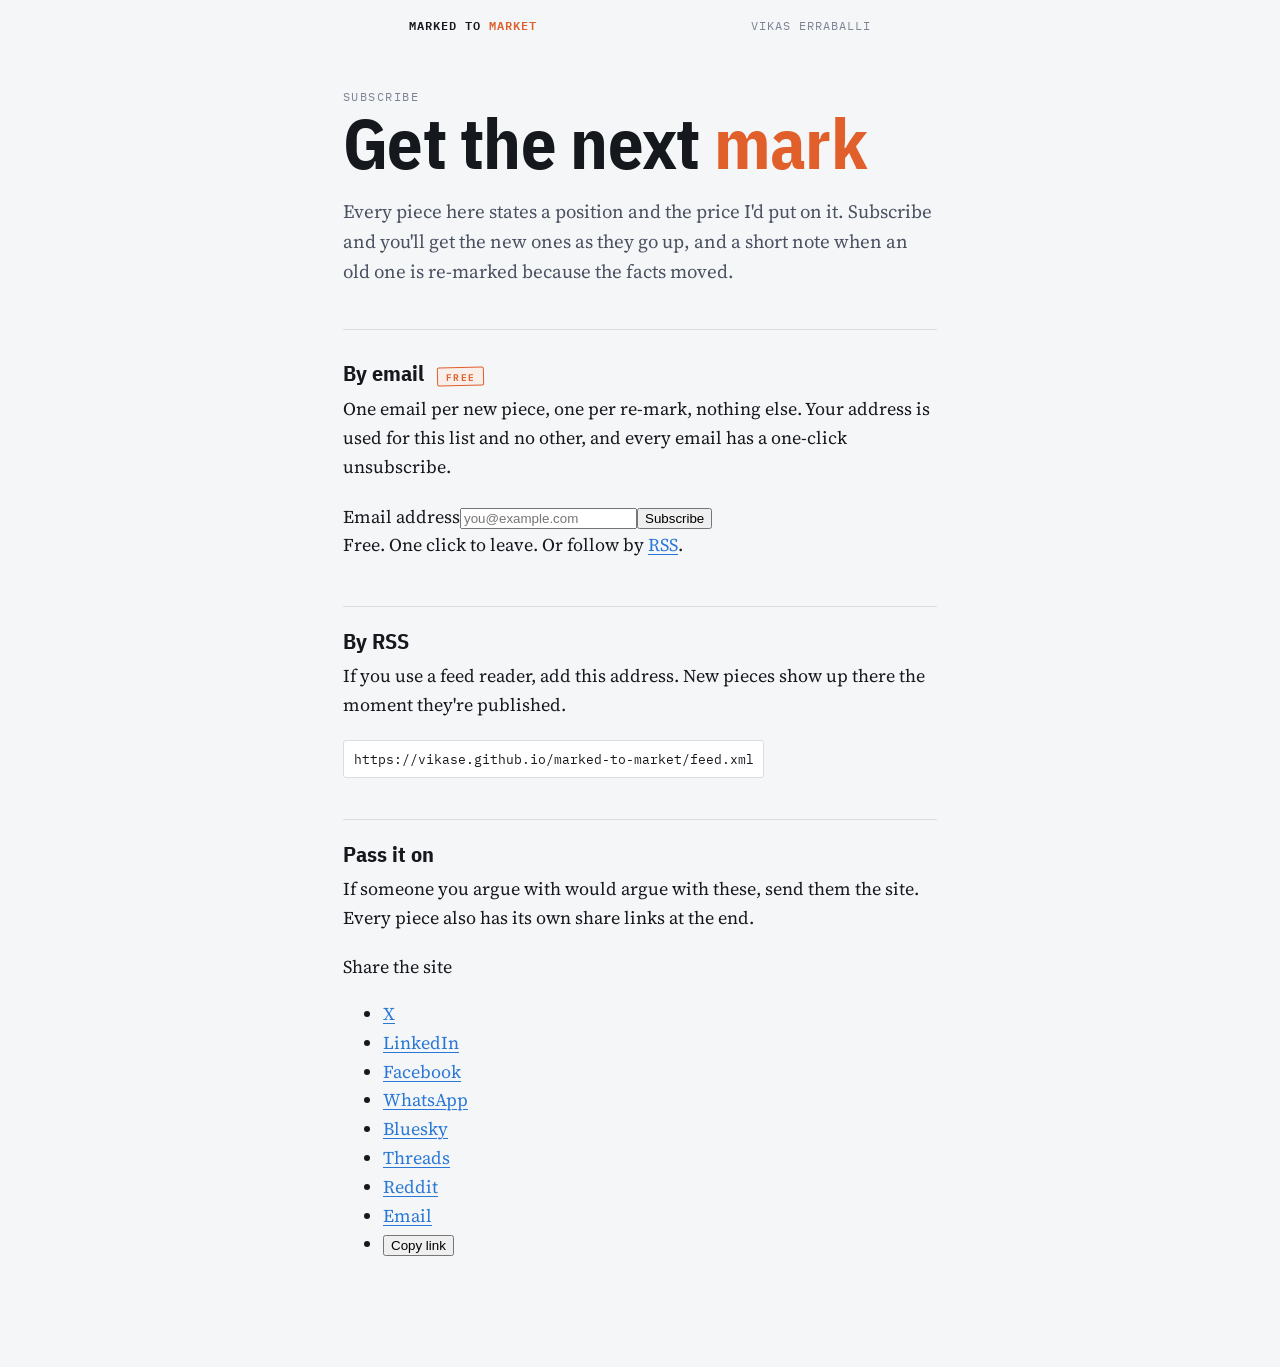
<file: subscribe/index.html>
<!doctype html>
<html lang="en">
<head>
<meta charset="utf-8">
<meta name="viewport" content="width=device-width, initial-scale=1, viewport-fit=cover">
<title>Subscribe · Marked to Market</title>
<meta name="description" content="Get new pieces from Marked to Market by email or RSS, and a note when a published piece is re-marked because the facts moved.">
<meta property="og:title" content="Subscribe to Marked to Market">
<meta property="og:description" content="Essays on politics, money and power by Vikas Erraballi. New pieces by email or RSS, and a note when a published piece is re-marked.">
<meta property="og:type" content="website">
<meta property="og:url" content="https://vikase.github.io/marked-to-market/subscribe/">
<meta property="og:site_name" content="Marked to Market">
<meta property="og:image" content="https://vikase.github.io/marked-to-market/share.png">
<meta property="og:image:width" content="1200">
<meta property="og:image:height" content="630">
<meta property="og:image:alt" content="Marked to Market: essays on politics, money and power.">
<meta name="twitter:card" content="summary_large_image">
<link rel="alternate" type="application/rss+xml" title="Marked to Market" href="../feed.xml">
<link rel="icon" href="../favicon.svg" type="image/svg+xml">
<link rel="stylesheet" href="https://fonts.googleapis.com/css2?family=Source+Serif+4:ital,opsz,wght@0,8..60,400;0,8..60,600;1,8..60,400&family=IBM+Plex+Sans+Condensed:wght@600;700&family=IBM+Plex+Mono:wght@400;500;600&display=swap">
<link rel="stylesheet" href="../assets/mtm.css">
<style>
.hero h1 span{color:var(--pos)}
.way{border-top:1px solid var(--rule);padding:1.4rem 0 1.6rem}
.way:first-of-type{border-top:0;padding-top:0}
.way h2{margin-top:0;display:flex;align-items:baseline;gap:.8rem}
.way h2 .stamp{font-size:.6rem}
.feedurl{display:flex;gap:.5rem;flex-wrap:wrap;align-items:center;margin:.2rem 0 1rem}
.feedurl code{font-family:var(--mono);font-size:.82rem;background:var(--paper);border:1px solid var(--rule);border-radius:3px;padding:.45rem .6rem;word-break:break-all}
.way .subbox{margin-top:0}
.way .share{margin-top:.2rem}
</style>
</head>
<body>
<nav class="site-nav"><a href="../">Marked to <span class="m">Market</span></a><span>Vikas Erraballi</span></nav>

<header class="hero col">
  <div class="eyebrow">Subscribe</div>
  <h1>Get the next <span>mark</span></h1>
  <p class="dek">Every piece here states a position and the price I'd put on it. Subscribe and you'll get the new ones as they go up, and a short note when an old one is re-marked because the facts moved.</p>
</header>

<main class="col">
<section class="way" aria-labelledby="h-email">
  <h2 id="h-email">By email <span class="stamp">Free</span></h2>
  <div class="subbox">
    <p class="subp">One email per new piece, one per re-mark, nothing else. Your address is used for this list and no other, and every email has a one-click unsubscribe.</p>
    <!-- mtm:form --><form class="sub" action="#" data-pending><label class="vh" for="sub-email-3">Email address</label><input id="sub-email-3" type="email" name="email" placeholder="you@example.com" required autocomplete="email" inputmode="email"><button type="submit">Subscribe</button></form><p class="sub-alt">Free. One click to leave. Or follow by <a href="../feed.xml">RSS</a>.</p><!-- /mtm:form -->
  </div>
</section>

<section class="way" aria-labelledby="h-rss">
  <h2 id="h-rss">By RSS</h2>
  <p>If you use a feed reader, add this address. New pieces show up there the moment they're published.</p>
  <div class="feedurl"><code>https://vikase.github.io/marked-to-market/feed.xml</code></div>
</section>

<section class="way" aria-labelledby="h-share">
  <h2 id="h-share">Pass it on</h2>
  <p>If someone you argue with would argue with these, send them the site. Every piece also has its own share links at the end.</p>
  <!-- mtm:share-site --><div class="share" role="group" aria-label="Share the site"><span class="share-k">Share the site</span><ul><li hidden><button type="button" class="share-native" data-url="https://vikase.github.io/marked-to-market/" data-title="Marked to Market: essays on politics, money and power by Vikas Erraballi">Share…</button></li><li><a href="https://x.com/intent/post?text=Marked%20to%20Market%3A%20essays%20on%20politics%2C%20money%20and%20power%20by%20Vikas%20Erraballi&amp;url=https%3A%2F%2Fvikase.github.io%2Fmarked-to-market%2F" target="_blank" rel="noopener">X</a></li><li><a href="https://www.linkedin.com/sharing/share-offsite/?url=https%3A%2F%2Fvikase.github.io%2Fmarked-to-market%2F" target="_blank" rel="noopener">LinkedIn</a></li><li><a href="https://www.facebook.com/sharer/sharer.php?u=https%3A%2F%2Fvikase.github.io%2Fmarked-to-market%2F" target="_blank" rel="noopener">Facebook</a></li><li><a href="https://wa.me/?text=Marked%20to%20Market%3A%20essays%20on%20politics%2C%20money%20and%20power%20by%20Vikas%20Erraballi%20https%3A%2F%2Fvikase.github.io%2Fmarked-to-market%2F" target="_blank" rel="noopener">WhatsApp</a></li><li><a href="https://bsky.app/intent/compose?text=Marked%20to%20Market%3A%20essays%20on%20politics%2C%20money%20and%20power%20by%20Vikas%20Erraballi%20https%3A%2F%2Fvikase.github.io%2Fmarked-to-market%2F" target="_blank" rel="noopener">Bluesky</a></li><li><a href="https://www.threads.net/intent/post?text=Marked%20to%20Market%3A%20essays%20on%20politics%2C%20money%20and%20power%20by%20Vikas%20Erraballi%20https%3A%2F%2Fvikase.github.io%2Fmarked-to-market%2F" target="_blank" rel="noopener">Threads</a></li><li><a href="https://www.reddit.com/submit?url=https%3A%2F%2Fvikase.github.io%2Fmarked-to-market%2F&amp;title=Marked%20to%20Market%3A%20essays%20on%20politics%2C%20money%20and%20power%20by%20Vikas%20Erraballi" target="_blank" rel="noopener">Reddit</a></li><li><a href="mailto:?subject=Marked%20to%20Market%3A%20essays%20on%20politics%2C%20money%20and%20power%20by%20Vikas%20Erraballi&amp;body=Essays%20on%20politics%2C%20money%20and%20power%2C%20written%20to%20be%20re-underwritten%20when%20the%20price%20moves.%20By%20Vikas%20Erraballi.%0A%0Ahttps%3A%2F%2Fvikase.github.io%2Fmarked-to-market%2F">Email</a></li><li hidden><button type="button" class="share-copy" data-url="https://vikase.github.io/marked-to-market/">Copy link</button></li></ul></div><!-- /mtm:share-site -->
</section>
</main>

<script src="../assets/mtm.js" defer></script>
</body>
</html>
</file>
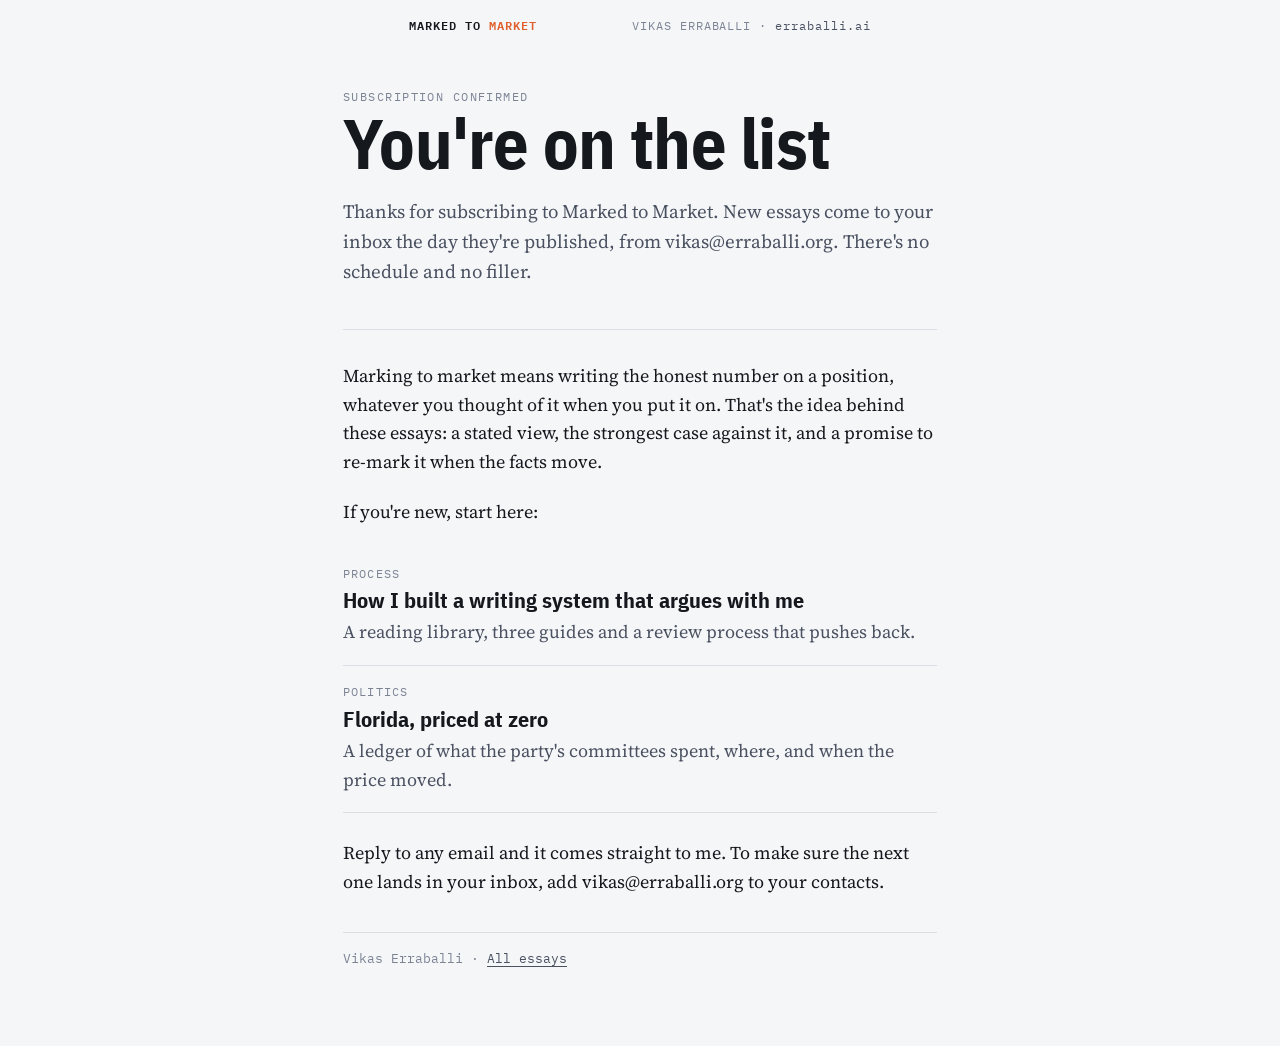
<file: welcome/index.html>
<!doctype html>
<html lang="en">
<head>
<meta charset="utf-8">
<meta name="viewport" content="width=device-width, initial-scale=1, viewport-fit=cover">
<title>You're subscribed · Marked to Market</title>
<meta name="description" content="Welcome to Marked to Market, essays on AI, markets and power by Vikas Erraballi.">
<meta name="robots" content="noindex">
<link rel="icon" href="../favicon.svg" type="image/svg+xml">
<link rel="stylesheet" href="https://fonts.googleapis.com/css2?family=Source+Serif+4:ital,opsz,wght@0,8..60,400;0,8..60,600;1,8..60,400&family=IBM+Plex+Sans+Condensed:wght@600;700&family=IBM+Plex+Mono:wght@400;500;600&display=swap">
<link rel="stylesheet" href="../assets/mtm.css">
<style>
.welcome .piece{display:block;color:inherit;text-decoration:none;padding:1.1rem 0;border-bottom:1px solid var(--rule)}
.welcome .piece .k{font-family:var(--mono);font-size:.72rem;letter-spacing:.1em;text-transform:uppercase;color:var(--ink-3)}
.welcome .piece h3{font-size:1.35rem;line-height:1.15;margin:.3rem 0 .35rem}
.welcome .piece:hover h3{color:var(--book)}
.welcome .piece p{margin:0;color:var(--ink-2)}
.welcome .piece+p{margin-top:1.6rem}
</style>
</head>
<body>
<nav class="site-nav"><a href="../">Marked to <span class="m">Market</span></a><span>Vikas Erraballi · <a href="https://erraballi.ai/?utm_source=marked-to-market&amp;utm_campaign=site">erraballi.ai</a></span></nav>

<header class="hero col">
  <div class="eyebrow">Subscription confirmed</div>
  <h1>You're on the list</h1>
  <p class="dek">Thanks for subscribing to Marked to Market. New essays come to your inbox the day they're published, from vikas@erraballi.org. There's no schedule and no filler.</p>
</header>

<main class="col welcome">
<p>Marking to market means writing the honest number on a position, whatever you thought of it when you put it on. That's the idea behind these essays: a stated view, the strongest case against it, and a promise to re-mark it when the facts move.</p>

<p>If you're new, start here:</p>

<a class="piece" href="../how-i-built-a-writing-system/">
  <div class="k">Process</div>
  <h3>How I built a writing system that argues with me</h3>
  <p>A reading library, three guides and a review process that pushes back.</p>
</a>
<a class="piece" href="../florida-priced-at-zero/">
  <div class="k">Politics</div>
  <h3>Florida, priced at zero</h3>
  <p>A ledger of what the party's committees spent, where, and when the price moved.</p>
</a>

<p>Reply to any email and it comes straight to me. To make sure the next one lands in your inbox, add vikas@erraballi.org to your contacts.</p>

<p class="note">Vikas Erraballi · <a href="../">All essays</a></p>
</main>
</body>
</html>
</file>
<file: assets/mtm.css>
/* Marked to Market house style. See STYLE.md for the rules this file implements.
   Layout: one ~66ch reading column (.col); figures break out to 900px (.wide).
   Every figure follows the same anatomy: kicker, finding-as-title, neutral subtitle,
   the chart, caption, ticker rule. Colour is semantic and constant across pieces. */

:root{
  --bg:#f5f6f8; --paper:#ffffff; --ink:#15181d; --ink-2:#4a5160; --ink-3:#7c8494;
  --rule:#d9dde4; --rule-2:#eef0f3; --band:#eceff4; --grid:#e6e9ee;
  --pos:#e05f2b; --pos-soft:#fbe9e1;      /* the position in question */
  --book:#2a78d6; --book-soft:#e4eefb;    /* the funded book / the comparison */
  --display:"IBM Plex Sans Condensed",system-ui,sans-serif;
  --body:"Source Serif 4",Georgia,serif;
  --mono:"IBM Plex Mono",ui-monospace,Menlo,monospace;
  /* aliases kept so piece-level CSS reads naturally */
  --fl:var(--pos); --fl-soft:var(--pos-soft); --funded:var(--book); --funded-soft:var(--book-soft);
  --acc:var(--book); --acc-soft:var(--book-soft); --warn:var(--pos); --warn-soft:var(--pos-soft);
}
@media (prefers-color-scheme: dark){ :root:not([data-theme="light"]){
  --bg:#121417; --paper:#191c21; --ink:#eceef2; --ink-2:#b4bac6; --ink-3:#848c9b;
  --rule:#2d323b; --rule-2:#23272e; --band:#20242b; --grid:#252930;
  --pos:#e86a38; --pos-soft:#3a251c; --book:#3987e5; --book-soft:#1c2a40; color-scheme:dark } }
:root[data-theme="dark"]{
  --bg:#121417; --paper:#191c21; --ink:#eceef2; --ink-2:#b4bac6; --ink-3:#848c9b;
  --rule:#2d323b; --rule-2:#23272e; --band:#20242b; --grid:#252930;
  --pos:#e86a38; --pos-soft:#3a251c; --book:#3987e5; --book-soft:#1c2a40; color-scheme:dark }

/* ---------- base ---------- */
*{box-sizing:border-box}
body{margin:0;background:var(--bg);color:var(--ink);font-family:var(--body);font-size:18px;line-height:1.6;
  padding-block:0 4rem;padding-left:max(16px,env(safe-area-inset-left,0px));padding-right:max(16px,env(safe-area-inset-right,0px))}
.col{max-width:66ch;margin:0 auto}
.wide{max-width:900px;margin:2.2rem auto}
h1,h2,h3{font-family:var(--display);line-height:1.05;text-wrap:balance;margin:0}
h1{font-size:clamp(2.5rem,7vw,4.4rem);font-weight:700;letter-spacing:-.01em}
h2{font-size:1.35rem;font-weight:700;margin-top:2.6rem;margin-bottom:.6rem}
p{margin:0 0 1.15em}
.col a,.wide a{color:var(--book);text-decoration-thickness:1px;text-underline-offset:3px}
.col a:hover,.wide a:hover{text-decoration-thickness:2px}
a:focus-visible,button:focus-visible,[tabindex]:focus-visible{outline:2px solid var(--book);outline-offset:2px}
.num{font-family:var(--mono);font-variant-numeric:tabular-nums}
.eyebrow{font-family:var(--mono);font-size:.75rem;letter-spacing:.12em;text-transform:uppercase;color:var(--ink-3)}

.site-nav{max-width:66ch;margin:0 auto;display:flex;justify-content:space-between;align-items:baseline;padding:1rem 0 0;
  font-family:var(--mono);font-size:.76rem;letter-spacing:.08em;text-transform:uppercase}
.site-nav a{color:inherit;text-decoration:none;font-weight:600}
.site-nav a .m{color:var(--pos)}
.site-nav a:hover{text-decoration:underline}
.site-nav span{color:var(--ink-3)}
.site-nav span a{font-weight:400;color:var(--ink-2);text-transform:none}

.hero{padding-block:3.2rem 1.3rem;border-bottom:1px solid var(--rule);margin-bottom:2rem}
.hero .dek{font-size:1.18rem;color:var(--ink-2);max-width:60ch;margin-top:1rem}
.byline{font-family:var(--mono);font-size:.78rem;color:var(--ink-3);margin-top:1.4rem;display:flex;gap:1.2rem;flex-wrap:wrap}
.byline a{color:var(--ink-2)}

/* ---------- the stamp: the house mark ---------- */
.stamp{display:inline-block;font-family:var(--mono);font-weight:600;font-size:.66rem;letter-spacing:.14em;text-transform:uppercase;line-height:1.2;
  color:var(--pos);border:1.5px solid var(--pos);border-radius:2px;padding:.2rem .5rem .16rem;transform:rotate(-1.2deg);
  background:color-mix(in srgb,var(--pos-soft) 60%,transparent);white-space:nowrap}
.stamp.flat{transform:none}
svg .stamp-box{fill:var(--pos-soft);stroke:var(--pos);stroke-width:1.5}
svg .stamp-txt{font-family:var(--mono);font-weight:600;font-size:10px;letter-spacing:.14em;fill:var(--pos);text-transform:uppercase}

/* ---------- figure anatomy ---------- */
figure{margin:0;background:var(--paper);border:1px solid var(--rule);border-radius:4px;padding:1.15rem 1.2rem .9rem;position:relative}
figure .kick{display:flex;justify-content:space-between;gap:.4rem 1rem;flex-wrap:wrap;margin:0 0 .5rem;
  font-family:var(--mono);font-size:.68rem;letter-spacing:.13em;text-transform:uppercase;color:var(--ink-3)}
figure .kick b{color:var(--ink-2);font-weight:600}
figure .ftitle{font-family:var(--display);font-size:1.22rem;font-weight:700;line-height:1.15;margin:0 0 .2rem;text-wrap:balance}
figure .fsub{font-size:.9rem;color:var(--ink-2);margin:0 0 1.05rem;font-family:var(--body)}
figcaption{font-size:.8rem;color:var(--ink-3);margin-top:.9rem;font-family:var(--mono);line-height:1.5}
figure .ticker{display:flex;justify-content:space-between;align-items:baseline;gap:.3rem 1rem;flex-wrap:wrap;
  border-top:1px solid var(--rule);margin-top:.9rem;padding-top:.6rem;font-family:var(--mono);font-size:.7rem;color:var(--ink-3);line-height:1.5}
figure .ticker a{color:var(--ink-3);text-decoration:none;white-space:nowrap}
figure .ticker a:hover{color:var(--ink);text-decoration:underline}
figure .ticker .asof{white-space:nowrap}
figure:target{outline:2px solid var(--pos);outline-offset:4px}
.legend{display:flex;gap:.5rem 1.2rem;flex-wrap:wrap;font-family:var(--mono);font-size:.74rem;color:var(--ink-2);margin:.1rem 0 .9rem}
.legend span::before{content:"";display:inline-block;width:10px;height:10px;border-radius:2px;margin-right:.45rem;vertical-align:-1px;background:var(--sw)}

/* tap-to-pin notes (mtm.js wires [data-note]) */
[data-note]{cursor:pointer}
figure .pin{font-family:var(--mono);font-size:.76rem;line-height:1.45;color:var(--ink-2);background:var(--band);
  border-left:3px solid var(--pos);padding:.5rem .7rem;border-radius:0 3px 3px 0;margin:.9rem 0 0}
figure .pin[hidden]{display:none}
figure .hint{font-family:var(--mono);font-size:.68rem;color:var(--ink-3)}
.tip{position:fixed;pointer-events:none;background:var(--ink);color:var(--bg);font-family:var(--mono);font-size:.72rem;
  padding:.35rem .5rem;border-radius:3px;z-index:20;max-width:260px;line-height:1.4}
.tip[hidden]{display:none}

/* ---------- references ---------- */
sup.fn{font-family:var(--mono);font-size:.62em;vertical-align:super;line-height:0}
sup.fn a{color:var(--book);text-decoration:none;border-bottom:1px dotted var(--book);padding:0 .08em}
sup.fn a[aria-expanded="true"]{background:var(--book-soft)}
.refs{font-size:.85rem;color:var(--ink-2)}
.refs ol{padding-left:1.4rem;margin:0}
.refs li{margin-bottom:.45rem;line-height:1.45;scroll-margin-top:1.5rem}
.refs li:target{background:var(--book-soft);border-radius:2px}
.refs a{color:var(--book);text-decoration:none;word-break:break-word}
.refs a:hover,.refs a:focus-visible{text-decoration:underline}
/* reference preview: a card near the superscript on desktop, a bottom sheet on phones */
.refcard{position:absolute;z-index:30;width:min(340px,calc(100vw - 32px));background:var(--paper);color:var(--ink-2);
  border:1px solid var(--rule);border-top:3px solid var(--book);border-radius:4px;box-shadow:0 8px 28px rgba(0,0,0,.14);
  padding:.7rem .85rem .75rem;font-size:.84rem;line-height:1.45}
.refcard[hidden]{display:none}
.refcard .rk{display:flex;justify-content:space-between;align-items:baseline;gap:1rem;font-family:var(--mono);font-size:.66rem;
  letter-spacing:.12em;text-transform:uppercase;color:var(--ink-3);margin-bottom:.35rem}
.refcard .rk a{color:var(--ink-3)}
.refcard a{color:var(--book);word-break:break-word}
.refcard .x{border:0;background:none;color:var(--ink-3);font:inherit;font-size:1rem;cursor:pointer;padding:0 .2rem;line-height:1}
@media (max-width:700px), (pointer:coarse){
  .refcard{position:fixed;left:0;right:0;bottom:0;top:auto!important;width:auto;border-radius:10px 10px 0 0;
    padding:.9rem max(16px,env(safe-area-inset-right,0px)) calc(1rem + env(safe-area-inset-bottom,0px)) max(16px,env(safe-area-inset-left,0px));
    font-size:.92rem;box-shadow:0 -8px 30px rgba(0,0,0,.18)}
}

.note{font-size:.8rem;color:var(--ink-3);font-family:var(--mono);line-height:1.5;border-top:1px solid var(--rule);padding-top:1rem;margin-top:2.2rem}
.note a{color:var(--ink-2)}
/* Author box: end of AI and business pieces, above Sources. Not on political pieces. */
.author{margin:2.6rem 0 1rem;padding:1.1rem 1.3rem;background:var(--paper);border:1px solid var(--rule);border-left:3px solid var(--book);border-radius:4px}
.author p{margin:0;font-size:1rem;color:var(--ink-2)}
.author .links{margin-top:.7rem;font-family:var(--mono);font-size:.78rem;display:flex;gap:1.2rem;flex-wrap:wrap}
.author .links a{color:var(--ink)}

/* ---------- signup (Kit form 10155433, plain POST: works with JS off) ---------- */
.signup{margin:2.6rem 0 1rem;padding:1.3rem 1.3rem 1.15rem;background:var(--paper);border:1px solid var(--rule);border-top:3px solid var(--pos);border-radius:4px}
.signup .eyebrow{display:block;margin-bottom:.35rem}
.signup h2{font-size:1.45rem;line-height:1.15;margin:0 0 .35rem}
.signup p{margin:0 0 .9rem;color:var(--ink-2);font-size:1rem}
.signup form{display:flex;gap:.5rem;flex-wrap:wrap}
.signup input[type=email]{flex:1 1 15rem;min-width:0;font:inherit;font-size:1rem;padding:.6rem .75rem;border:1px solid var(--rule);border-radius:3px;background:var(--bg);color:var(--ink)}
.signup input[type=email]:focus{outline:2px solid var(--book);outline-offset:1px;border-color:var(--book)}
.signup button{font-family:var(--mono);font-weight:600;font-size:.8rem;letter-spacing:.1em;text-transform:uppercase;padding:.65rem 1.1rem;border:0;border-radius:3px;background:var(--ink);color:var(--bg);cursor:pointer}
.signup button:hover{background:var(--book);color:#fff}
.sr-only{position:absolute;width:1px;height:1px;overflow:hidden;clip:rect(0 0 0 0);white-space:nowrap}
.signup small{display:block;margin-top:.6rem;font-family:var(--mono);font-size:.7rem;color:var(--ink-3)}

/* ---------- motion ---------- */
/* Figures are complete at rest. mtm.js adds .pre only to figures still below the fold, then removes it on view. */
@media (prefers-reduced-motion: reduce){ *{transition:none!important;animation:none!important} }
@media (max-width:520px){ body{font-size:17px} figure{padding:1rem .8rem .8rem} }
</file>
